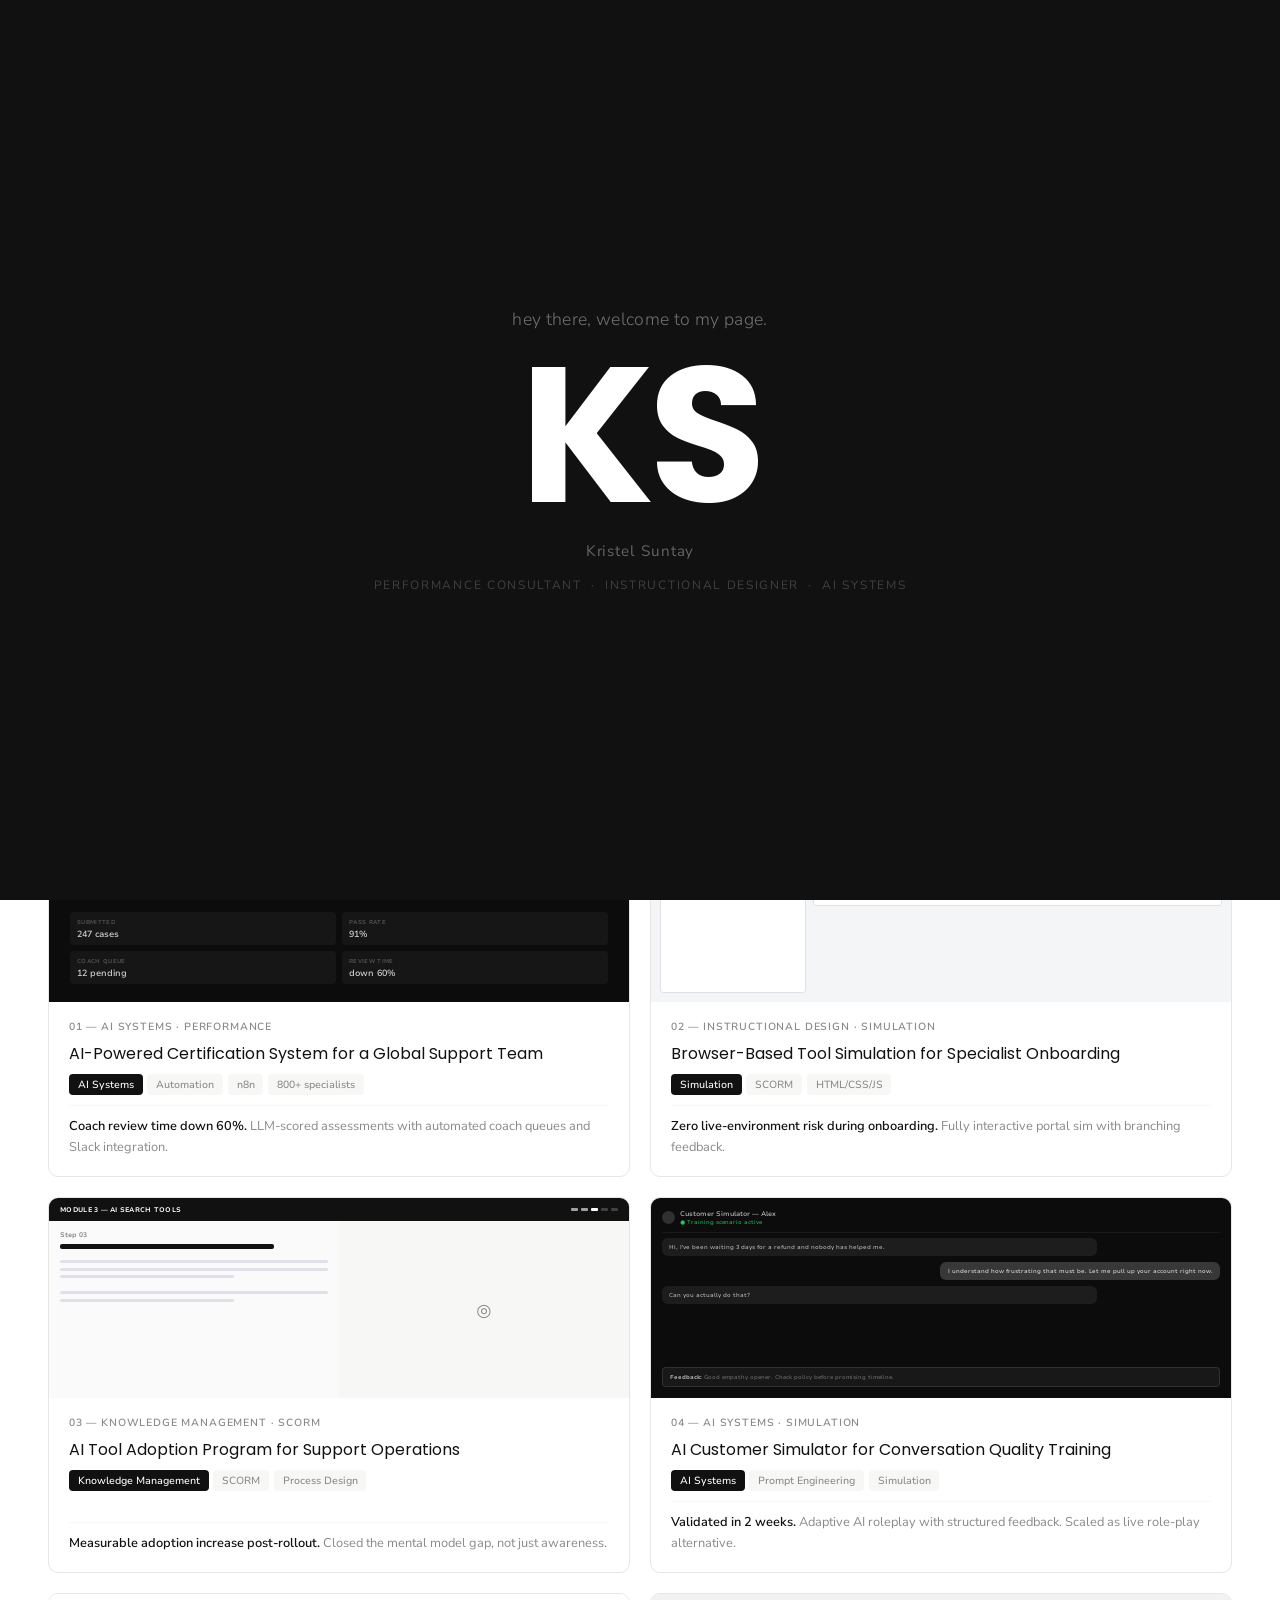
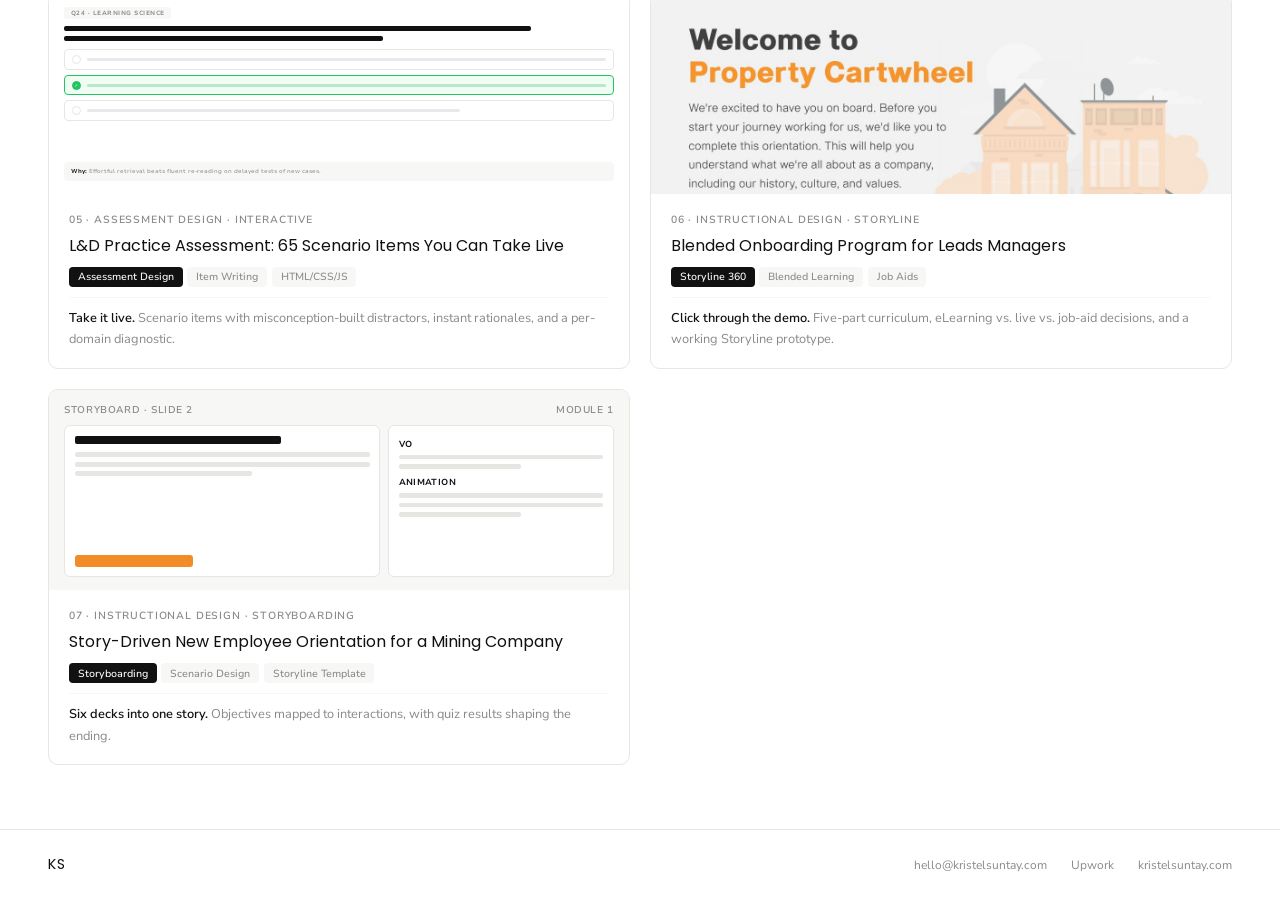
<file: index.html>
<!DOCTYPE html>
<html lang="en">
<head>
  <meta charset="UTF-8" />
  <meta name="viewport" content="width=device-width, initial-scale=1.0" />
  <title>Kristel Suntay — Performance Consultant & Instructional Designer</title>
  <meta name="description" content="Performance consultant, instructional designer, and AI systems builder." />
  <link rel="preconnect" href="https://fonts.googleapis.com" />
  <link rel="preconnect" href="https://fonts.gstatic.com" crossorigin />
  <link href="https://fonts.googleapis.com/css2?family=Poppins:wght@500;600;700&family=Nunito+Sans:opsz,wght@6..12,300;6..12,400;6..12,600;6..12,700&display=swap" rel="stylesheet" />
  <style>
    :root {
      --white:   #FFFFFF;
      --off:     #F7F7F5;
      --border:  #E6E6E2;
      --muted:   #8A8A8A;
      --ink:     #111111;
    }

    *, *::before, *::after { box-sizing: border-box; margin: 0; padding: 0; }
    html { scroll-behavior: smooth; }
    body {
      font-family: 'Nunito Sans', system-ui, sans-serif;
      background: var(--white);
      color: var(--ink);
      -webkit-font-smoothing: antialiased;
      overflow-x: hidden;
    }

    /* ── Intro overlay ───────────────────────────────────────── */
    #intro {
      position: fixed; inset: 0; z-index: 1000;
      background: var(--ink);
      display: flex; flex-direction: column;
      align-items: center; justify-content: center;
      gap: 0.5rem;
      transition: opacity 0.6s ease;
    }
    #intro.fade-out { opacity: 0; pointer-events: none; }
    #intro.gone { display: none; }

    .intro-greeting {
      font-family: 'Nunito Sans', sans-serif;
      font-size: clamp(0.9rem, 2vw, 1.1rem);
      font-weight: 300;
      color: rgba(255,255,255,0.4);
      letter-spacing: 0.02em;
      opacity: 0;
      transform: translateY(8px);
      transition: opacity 0.5s ease, transform 0.5s ease;
      position: relative; z-index: 1;
    }
    .intro-greeting.show { opacity: 1; transform: translateY(0); }

    .intro-name-big {
      font-family: 'Poppins', sans-serif;
      font-weight: 700;
      font-size: clamp(5rem, 18vw, 12rem);
      color: #fff;
      letter-spacing: -0.03em;
      line-height: 1;
      opacity: 0;
      transform: translateY(12px);
      transition: opacity 0.6s ease, transform 0.6s ease;
      position: relative; z-index: 1;
      transform-origin: center center;
      white-space: nowrap;
    }
    .intro-name-big.show { opacity: 1; transform: translateY(0); }
    .intro-name-big.fly {
      transition: transform 0.85s ease-out, opacity 0.3s ease 0.65s !important;
    }

    .intro-fullname {
      font-size: clamp(0.75rem, 1.4vw, 0.95rem);
      font-weight: 400;
      color: rgba(255,255,255,0.35);
      letter-spacing: 0.06em;
      opacity: 0;
      transition: opacity 0.5s ease;
      position: relative; z-index: 1;
      margin-top: 0.1rem;
    }
    .intro-fullname.show { opacity: 1; }

    .intro-sub {
      font-size: clamp(0.65rem, 1vw, 0.75rem);
      font-weight: 400; letter-spacing: 0.14em;
      text-transform: uppercase;
      color: rgba(255,255,255,0.2);
      opacity: 0; transition: opacity 0.5s ease;
      position: relative; z-index: 1;
      margin-top: 0.5rem;
    }
    .intro-sub.show { opacity: 1; }

    /* ── Nav ─────────────────────────────────────────────────── */
    nav {
      position: sticky; top: 0; z-index: 100;
      background: var(--white);
      border-bottom: 1px solid var(--border);
      padding: 1rem clamp(1.25rem, 4vw, 3rem);
      display: flex; align-items: center; justify-content: space-between;
      gap: 1rem;
      opacity: 0; transform: translateY(-8px);
      transition: opacity 0.5s ease, transform 0.5s ease;
    }
    nav.show { opacity: 1; transform: translateY(0); }

    .nav-logo {
      font-family: 'Poppins', sans-serif;
      font-size: 1.35rem;
      font-weight: 700;
      letter-spacing: -0.02em;
      color: var(--ink);
      line-height: 1;
      visibility: hidden;
    }
    .nav-logo.show { visibility: visible; }

    .nav-right { display: flex; align-items: center; gap: 1.75rem; }
    .nav-avail {
      display: inline-flex; align-items: center; gap: 0.45rem;
      font-size: 0.75rem; font-weight: 500; color: var(--muted);
    }
    .avail-dot {
      width: 6px; height: 6px; border-radius: 50%;
      background: #22C55E; flex-shrink: 0;
    }
    .nav-links { display: flex; gap: 1.5rem; }
    .nav-link {
      font-size: 0.82rem; font-weight: 500; color: var(--muted);
      text-decoration: none; transition: color 0.15s;
      background: none; border: none; cursor: pointer; font-family: inherit;
    }
    .nav-link:hover { color: var(--ink); }
    .nav-cta {
      font-size: 0.8rem; font-weight: 600;
      background: var(--ink); color: #fff;
      padding: 0.5rem 1.1rem; border-radius: 6px;
      letter-spacing: 0.02em; text-decoration: none;
      transition: opacity 0.2s;
    }
    .nav-cta:hover { opacity: 0.75; }

    /* ── Profile + Services ──────────────────────────────────── */
    #profile {
      padding: 2.5rem clamp(1.25rem, 4vw, 3rem) 0;
      border-bottom: 1px solid var(--border);
    }
    .profile-top {
      display: flex; align-items: center; gap: 1.25rem;
      margin-bottom: 2rem;
    }
    .profile-photo {
      width: 72px; height: 72px; flex-shrink: 0;
      border-radius: 50%;
      background: var(--off);
      border: 1px dashed var(--border);
      display: flex; flex-direction: column;
      align-items: center; justify-content: center; gap: 0.2rem;
    }
    .profile-photo svg { opacity: 0.3; }
    .profile-photo-label {
      font-size: 0.45rem; color: var(--muted);
      letter-spacing: 0.06em; text-transform: uppercase;
    }
    .profile-identity { display: flex; flex-direction: column; gap: 0.2rem; }
    .profile-name {
      font-family: 'Poppins', sans-serif;
      font-size: 1.5rem; color: var(--ink); letter-spacing: 0.02em;
    }
    .profile-role { font-size: 0.8rem; color: #555; line-height: 1.5; }

    .profile-services {
      display: flex; align-items: stretch;
      border-top: 1px solid var(--border);
    }
    .service-item {
      flex: 1; padding: 1.5rem 1.5rem 1.5rem 0;
      position: relative;
    }
    .service-item:not(:first-child) { padding-left: 1.5rem; }
    .service-item:not(:last-child)::after {
      content: '';
      position: absolute;
      right: 0; top: 0; bottom: 0;
      width: 1px; background: var(--border);
    }
    .service-name {
      font-family: 'Poppins', sans-serif;
      font-size: 0.88rem; color: var(--ink);
      letter-spacing: 0.02em; margin-bottom: 0.3rem;
    }
    .service-desc { font-size: 0.76rem; color: #555; line-height: 1.65; }

    /* ── Carousel ────────────────────────────────────────────── */
    #carousel {
      padding: 1.5rem 0 3rem;
      overflow: hidden;
      position: relative;
    }
    #carousel::before,
    #carousel::after {
      content: ''; position: absolute; top: 0; bottom: 0; width: 80px; z-index: 10;
      pointer-events: none;
    }
    #carousel::before { left: 0; background: linear-gradient(to right, var(--white), transparent); }
    #carousel::after  { right: 0; background: linear-gradient(to left, var(--white), transparent); }

    .carousel-track {
      display: flex; gap: 1.25rem;
      width: max-content;
      will-change: transform;
    }

    .carousel-card {
      width: 360px; flex-shrink: 0;
      border: 1px solid var(--border);
      border-radius: 10px; overflow: hidden;
      background: var(--white);
      transition: border-color 0.2s, box-shadow 0.2s;
    }
    .carousel-card:hover {
      border-color: var(--muted);
      box-shadow: 0 4px 20px rgba(0,0,0,0.08);
    }

    #carousel { cursor: default; }
    #carousel.zone-left  { cursor: w-resize; }
    #carousel.zone-right { cursor: e-resize; }
    .carousel-thumb { height: 210px; overflow: hidden; }
    .carousel-footer {
      padding: 0.9rem 1.1rem;
      display: flex; flex-direction: column; gap: 0.35rem;
      border-top: 1px solid var(--off);
    }
    .carousel-title {
      font-family: 'Poppins', sans-serif;
      font-size: 0.85rem; color: var(--ink); line-height: 1.3;
    }
    .carousel-tags { display: flex; gap: 0.3rem; flex-wrap: wrap; }

    /* ── Work section ────────────────────────────────────────── */
    #work {
      padding: 2rem clamp(1.25rem, 4vw, 3rem) 4rem;
      border-top: 1px solid var(--border);
    }
    .work-header {
      display: flex; align-items: center; justify-content: space-between;
      flex-wrap: wrap; gap: 1rem; margin-bottom: 2rem;
    }
    .work-heading {
      font-family: 'Poppins', sans-serif;
      font-size: 1.3rem; color: var(--ink);
    }
    .filters { display: flex; gap: 0.5rem; flex-wrap: wrap; }
    .chip {
      font-size: 0.72rem; font-weight: 500;
      padding: 0.28rem 0.75rem; border-radius: 5px;
      border: 1px solid var(--border); color: var(--muted);
      background: transparent; cursor: pointer;
      transition: all 0.15s;
    }
    .chip:hover { border-color: var(--muted); color: var(--ink); }
    .chip.active { background: var(--ink); color: #fff; border-color: var(--ink); }

    .cases {
      display: grid;
      grid-template-columns: repeat(auto-fill, minmax(min(100%, 420px), 1fr));
      gap: 1.25rem;
    }
    .case {
      border: 1px solid var(--border); border-radius: 10px;
      overflow: hidden; display: flex; flex-direction: column;
      transition: border-color 0.2s, box-shadow 0.2s;
    }
    .case:hover {
      border-color: var(--muted);
      box-shadow: 0 4px 20px rgba(0,0,0,0.07);
    }
    .case-thumb { height: 200px; overflow: hidden; }
    .case-body { padding: 1.1rem 1.25rem; display: flex; flex-direction: column; gap: 0.6rem; flex: 1; }
    .case-num {
      font-size: 0.65rem; font-weight: 600;
      letter-spacing: 0.08em; text-transform: uppercase; color: var(--muted);
    }
    .case-title {
      font-family: 'Poppins', sans-serif;
      font-size: 1rem; color: var(--ink); line-height: 1.3;
    }
    .case-tags { display: flex; flex-wrap: wrap; gap: 0.3rem; }
    .tag {
      font-size: 0.65rem; font-weight: 500;
      background: var(--off); color: var(--muted);
      padding: 0.18rem 0.55rem; border-radius: 4px;
    }
    .tag-p { background: var(--ink); color: #fff; }
    .case-outcome {
      font-size: 0.8rem; color: var(--muted); line-height: 1.65;
      border-top: 1px solid var(--off); padding-top: 0.65rem; margin-top: auto;
    }
    .case-outcome strong { color: var(--ink); font-weight: 600; }

    /* ── Thumbnails ──────────────────────────────────────────── */
    .thumb-cert { background: #0C0C0C; display: flex; flex-direction: column; padding: 1.1rem 1.3rem; gap: 0.55rem; height: 100%; }
    .t-badge { display: inline-flex; align-items: center; gap: 0.3rem; background: rgba(255,255,255,0.08); border: 1px solid rgba(255,255,255,0.14); border-radius: 4px; padding: 0.14rem 0.55rem; align-self: flex-start; font-size: 0.42rem; font-weight: 700; letter-spacing: 0.08em; text-transform: uppercase; color: rgba(255,255,255,0.6); }
    .t-badge::before { content: ''; width: 4px; height: 4px; border-radius: 50%; background: #22C55E; }
    .t-score { font-family: 'Poppins', sans-serif; font-size: 2rem; color: #fff; line-height: 1; }
    .t-score span { font-size: 0.85rem; color: rgba(255,255,255,0.3); font-family: 'Nunito Sans', sans-serif; }
    .t-bar { height: 4px; border-radius: 2px; background: rgba(255,255,255,0.08); overflow: hidden; }
    .t-bar-fill { height: 100%; border-radius: 2px; background: rgba(255,255,255,0.7); }
    .t-grid { display: grid; grid-template-columns: 1fr 1fr; gap: 0.35rem; margin-top: auto; }
    .t-cell { background: rgba(255,255,255,0.04); border-radius: 4px; padding: 0.35rem 0.45rem; }
    .t-cell-label { font-size: 0.35rem; color: rgba(255,255,255,0.3); font-weight: 600; letter-spacing: 0.06em; text-transform: uppercase; margin-bottom: 0.12rem; }
    .t-cell-val { font-size: 0.56rem; color: rgba(255,255,255,0.8); font-weight: 600; }

    .thumb-portal { background: #F4F5F7; display: flex; flex-direction: column; height: 100%; }
    .t-chrome { background: #E8E9EC; padding: 0.38rem 0.55rem; display: flex; align-items: center; gap: 0.3rem; border-bottom: 1px solid #D4D5D8; }
    .t-chrome-dot { width: 5px; height: 5px; border-radius: 50%; }
    .t-url { flex: 1; background: #fff; border-radius: 2px; padding: 0.13rem 0.38rem; font-size: 0.36rem; color: #888; font-family: monospace; }
    .t-content { flex: 1; display: flex; gap: 0.45rem; padding: 0.55rem; }
    .t-sidebar { width: 26%; background: #fff; border-radius: 3px; border: 1px solid #E0E1E4; padding: 0.35rem; display: flex; flex-direction: column; gap: 0.22rem; }
    .t-sidebar-item { height: 4px; background: #E8E9EC; border-radius: 2px; }
    .t-sidebar-item.active { background: var(--ink); width: 60%; }
    .t-main { flex: 1; display: flex; flex-direction: column; gap: 0.3rem; }
    .t-card { background: #fff; border-radius: 3px; border: 1px solid #E0E1E4; padding: 0.45rem; }
    .t-card-title { height: 4px; background: var(--ink); border-radius: 2px; width: 55%; margin-bottom: 0.22rem; }
    .t-card-line { height: 3px; background: #E8E9EC; border-radius: 2px; margin-bottom: 0.13rem; }
    .t-card-line.short { width: 40%; }
    .t-tag-row { display: flex; gap: 0.18rem; margin-top: 0.22rem; }
    .t-mini-tag { height: 4px; width: 18%; background: #E0E0E0; border-radius: 2px; }

    .thumb-scorm { background: #FAFAFA; display: flex; flex-direction: column; height: 100%; }
    .ts-header { background: var(--ink); padding: 0.45rem 0.7rem; display: flex; align-items: center; justify-content: space-between; }
    .ts-title { font-size: 0.42rem; font-weight: 700; color: #fff; letter-spacing: 0.04em; text-transform: uppercase; }
    .ts-progress { display: flex; gap: 0.18rem; }
    .ts-pip { width: 7px; height: 3px; border-radius: 1px; background: rgba(255,255,255,0.2); }
    .ts-pip.done { background: rgba(255,255,255,0.6); }
    .ts-pip.active { background: #fff; }
    .ts-body { flex: 1; display: grid; grid-template-columns: 1fr 1fr; }
    .ts-text { padding: 0.55rem 0.7rem; display: flex; flex-direction: column; gap: 0.28rem; }
    .ts-step { font-size: 0.42rem; color: var(--muted); font-weight: 700; }
    .ts-h { height: 5px; background: var(--ink); border-radius: 2px; width: 80%; }
    .ts-line { height: 3px; background: #E0E0E8; border-radius: 2px; }
    .ts-line.s { width: 65%; }
    .ts-img { background: var(--off); display: flex; align-items: center; justify-content: center; font-size: 1.1rem; color: var(--muted); }

    .thumb-chat { background: #0C0C0C; padding: 0.7rem; display: flex; flex-direction: column; gap: 0.35rem; height: 100%; }
    .tc-header { display: flex; align-items: center; gap: 0.32rem; padding-bottom: 0.35rem; border-bottom: 1px solid rgba(255,255,255,0.06); }
    .tc-avatar { width: 13px; height: 13px; border-radius: 50%; background: rgba(255,255,255,0.15); flex-shrink: 0; }
    .tc-name { font-size: 0.42rem; color: rgba(255,255,255,0.7); font-weight: 600; }
    .tc-status { font-size: 0.35rem; color: #22C55E; }
    .tc-bubble { border-radius: 6px; padding: 0.3rem 0.45rem; max-width: 78%; font-size: 0.36rem; line-height: 1.5; }
    .tc-bubble.them { background: rgba(255,255,255,0.07); color: rgba(255,255,255,0.75); }
    .tc-bubble.me { background: rgba(255,255,255,0.18); color: rgba(255,255,255,0.9); align-self: flex-end; }
    .tc-feedback { margin-top: auto; background: rgba(255,255,255,0.05); border: 1px solid rgba(255,255,255,0.1); border-radius: 4px; padding: 0.3rem 0.45rem; font-size: 0.35rem; color: rgba(255,255,255,0.4); }
    .tc-feedback strong { color: rgba(255,255,255,0.7); }

    .case-link { text-decoration: none; color: inherit; }
    .thumb-img { width: 100%; height: 100%; object-fit: cover; object-position: center 20%; display: block; }
    .thumb-sb { height: 100%; background: var(--off); padding: 0.8rem 0.95rem; display: flex; flex-direction: column; gap: 0.5rem; }
    .sb-head { display: flex; justify-content: space-between; font-size: 0.62rem; font-weight: 600; letter-spacing: 0.06em; text-transform: uppercase; color: var(--muted); }
    .sb-row { flex: 1; display: grid; grid-template-columns: 1.4fr 1fr; gap: 0.5rem; min-height: 0; }
    .sb-frame, .sb-notes { background: var(--white); border: 1px solid var(--border); border-radius: 6px; padding: 0.6rem; display: flex; flex-direction: column; gap: 0.3rem; }
    .sb-h { height: 0.55rem; width: 70%; background: var(--ink); border-radius: 2px; margin-bottom: 0.2rem; }
    .sb-l { height: 0.3rem; background: var(--border); border-radius: 2px; }
    .sb-l.s { width: 60%; }
    .sb-btn { margin-top: auto; width: 40%; height: 0.75rem; background: #F28C28; border-radius: 3px; }
    .sb-k { font-size: 0.55rem; font-weight: 700; color: var(--ink); letter-spacing: 0.04em; text-transform: uppercase; margin-top: 0.15rem; }
    .thumb-quiz { background: var(--white); padding: 0.8rem 0.95rem; display: flex; flex-direction: column; gap: 0.32rem; height: 100%; }
    .tq-chip { align-self: flex-start; font-size: 0.38rem; font-weight: 700; letter-spacing: 0.08em; text-transform: uppercase; color: var(--muted); background: var(--off); border-radius: 3px; padding: 0.14rem 0.42rem; margin-bottom: 0.1rem; }
    .tq-stem { height: 5px; background: var(--ink); border-radius: 2px; width: 85%; }
    .tq-stem.s2 { width: 58%; margin-bottom: 0.18rem; }
    .tq-opt { display: flex; align-items: center; gap: 0.35rem; border: 1px solid var(--border); border-radius: 4px; padding: 0.3rem 0.42rem; }
    .tq-opt.right { border-color: #22C55E; background: #F0FDF4; }
    .tq-dot { width: 9px; height: 9px; border-radius: 50%; border: 1px solid var(--border); flex-shrink: 0; display: flex; align-items: center; justify-content: center; font-size: 0.28rem; color: #fff; }
    .tq-opt.right .tq-dot { background: #22C55E; border-color: #22C55E; }
    .tq-line { height: 3px; background: #E8E9EC; border-radius: 2px; flex: 1; }
    .tq-opt.right .tq-line { background: #BBE7C9; }
    .tq-note { margin-top: auto; background: var(--off); border-radius: 4px; padding: 0.32rem 0.45rem; font-size: 0.36rem; color: var(--muted); line-height: 1.55; }
    .tq-note strong { color: var(--ink); }

    /* ── CV Drawer ───────────────────────────────────────────── */
    #drawer-overlay {
      position: fixed; inset: 0; z-index: 200;
      background: rgba(0,0,0,0.35);
      opacity: 0; pointer-events: none;
      transition: opacity 0.3s ease;
    }
    #drawer-overlay.show { opacity: 1; pointer-events: all; }

    #cv-drawer {
      position: fixed; top: 0; right: 0; bottom: 0; z-index: 201;
      width: min(460px, 100vw);
      background: var(--white);
      border-left: 1px solid var(--border);
      transform: translateX(100%);
      transition: transform 0.4s ease-out;
      overflow-y: auto;
      display: flex; flex-direction: column;
    }
    #cv-drawer.show { transform: translateX(0); }

    .drawer-header {
      padding: 1.5rem 1.75rem 1.25rem;
      border-bottom: 1px solid var(--border);
      display: flex; align-items: flex-start; justify-content: space-between;
      position: sticky; top: 0; background: var(--white); z-index: 1;
    }
    .drawer-close {
      background: none; border: 1px solid var(--border); cursor: pointer;
      width: 30px; height: 30px; border-radius: 5px;
      display: flex; align-items: center; justify-content: center;
      color: var(--muted); font-size: 0.9rem;
      transition: border-color 0.15s, color 0.15s;
    }
    .drawer-close:hover { border-color: var(--muted); color: var(--ink); }

    .drawer-name {
      font-family: 'Poppins', sans-serif;
      font-size: 1.5rem; color: var(--ink); letter-spacing: 0.03em;
    }
    .drawer-role { font-size: 0.8rem; color: var(--muted); margin-top: 0.2rem; }

    .drawer-body { padding: 1.75rem; flex: 1; display: flex; flex-direction: column; gap: 2rem; }

    .cv-section-label {
      font-size: 0.72rem; font-weight: 600;
      color: var(--muted); margin-bottom: 0.9rem;
      text-transform: uppercase; letter-spacing: 0.08em;
    }
    .cv-bio { font-size: 0.875rem; color: var(--muted); line-height: 1.75; }
    .cv-bio strong { color: var(--ink); font-weight: 600; }

    .cv-exp-item { margin-bottom: 1.25rem; }
    .cv-exp-item:last-child { margin-bottom: 0; }
    .cv-exp-role { font-weight: 600; font-size: 0.875rem; color: var(--ink); }
    .cv-exp-company { font-size: 0.8rem; color: var(--muted); }
    .cv-exp-date { font-size: 0.72rem; color: var(--muted); margin-top: 0.15rem; opacity: 0.6; }
    .cv-exp-points { margin-top: 0.5rem; padding-left: 0; list-style: none; display: flex; flex-direction: column; gap: 0.3rem; }
    .cv-exp-points li { font-size: 0.8rem; color: var(--muted); line-height: 1.6; padding-left: 1rem; position: relative; }
    .cv-exp-points li::before { content: '–'; position: absolute; left: 0; color: var(--border); }

    .cv-skills { display: flex; flex-wrap: wrap; gap: 0.4rem; }
    .cv-skill {
      font-size: 0.72rem; font-weight: 500;
      padding: 0.28rem 0.7rem; border-radius: 5px;
      background: var(--off); color: var(--muted);
      border: 1px solid var(--border);
    }
    .cv-skill.dark { background: var(--ink); color: #fff; border-color: transparent; }

    .drawer-footer {
      padding: 1.25rem 1.75rem;
      border-top: 1px solid var(--border);
      display: flex; gap: 0.75rem; flex-wrap: wrap;
    }
    .btn-main {
      display: inline-flex; align-items: center;
      background: var(--ink); color: #fff;
      font-size: 0.82rem; font-weight: 600;
      padding: 0.65rem 1.3rem; border-radius: 6px;
      text-decoration: none; white-space: nowrap;
      transition: opacity 0.2s;
    }
    .btn-main:hover { opacity: 0.75; }
    .btn-outline {
      display: inline-flex; align-items: center;
      border: 1px solid var(--border); color: var(--muted);
      font-size: 0.82rem; font-weight: 500;
      padding: 0.65rem 1.3rem; border-radius: 6px;
      text-decoration: none; white-space: nowrap;
      transition: border-color 0.15s, color 0.15s;
    }
    .btn-outline:hover { border-color: var(--ink); color: var(--ink); }

    /* ── Footer ──────────────────────────────────────────────── */
    footer {
      padding: 1.5rem clamp(1.25rem, 4vw, 3rem);
      border-top: 1px solid var(--border);
      display: flex; align-items: center; justify-content: space-between;
      flex-wrap: wrap; gap: 0.75rem;
    }
    .footer-name { font-family: 'Poppins', sans-serif; font-size: 0.9rem; letter-spacing: 0.08em; }
    .footer-links { display: flex; gap: 1.5rem; }
    .footer-link { font-size: 0.75rem; color: var(--muted); text-decoration: none; transition: color 0.15s; }
    .footer-link:hover { color: var(--ink); }
  </style>
</head>
<body>

  <!-- INTRO -->
  <div id="intro">
    <p class="intro-greeting">hey there, welcome to my page.</p>
    <h1 class="intro-name-big">KS</h1>
    <p class="intro-fullname">Kristel Suntay</p>
    <p class="intro-sub">Performance Consultant &nbsp;·&nbsp; Instructional Designer &nbsp;·&nbsp; AI Systems</p>
  </div>

  <!-- NAV -->
  <nav id="nav">
    <span class="nav-logo" id="nav-logo">KS</span>
    <div class="nav-right">
      <div class="nav-avail">
        <span class="avail-dot"></span>
        Available for work
      </div>
      <div class="nav-links">
        <a href="#work" class="nav-link">Work</a>
        <button class="nav-link" onclick="openDrawer()">CV</button>
      </div>
      <a href="https://www.upwork.com/freelancers/kristelsuntay" class="nav-cta" target="_blank" rel="noopener">Hire me</a>
    </div>
  </nav>

  <!-- PROFILE + SERVICES -->
  <section id="profile">
    <div class="profile-top">
      <div class="profile-photo">
        <svg width="28" height="28" viewBox="0 0 36 36" fill="none" xmlns="http://www.w3.org/2000/svg">
          <circle cx="18" cy="13" r="7" fill="#111"/>
          <path d="M4 32c0-7.732 6.268-14 14-14s14 6.268 14 14" stroke="#111" stroke-width="2" stroke-linecap="round"/>
        </svg>
        <span class="profile-photo-label">Photo</span>
      </div>
      <div class="profile-identity">
        <div class="profile-name">Kristel Suntay</div>
        <div class="profile-role">Performance Consultant &nbsp;·&nbsp; Instructional Designer &nbsp;·&nbsp; AI Learning Systems</div>
      </div>
    </div>
    <div class="profile-services">
      <div class="service-item">
        <div class="service-name">Performance Consulting</div>
        <div class="service-desc">Find out what's behind a performance gap and match it to the right solution, whether that's training, a process fix, or something else entirely.</div>
      </div>
      <div class="service-item">
        <div class="service-name">Instructional Design</div>
        <div class="service-desc">Design and develop effective training, using instructional methods matched to the gap, the learner, and the context.</div>
      </div>
      <div class="service-item">
        <div class="service-name">AI Learning Systems</div>
        <div class="service-desc">Design AI-powered learning solutions tailored to your workflow, simulations, automated evaluations, or tools that reduce manual L&D work.</div>
      </div>
    </div>
  </section>

  <!-- CAROUSEL -->
  <section id="carousel">
    <div class="carousel-track" id="carousel-track">

      <div class="carousel-card">
        <div class="carousel-thumb"><div class="thumb-cert" style="height:100%;"><div class="t-badge">AI Assessment</div><div class="t-score">87<span>/100</span></div><div class="t-bar"><div class="t-bar-fill" style="width:87%;"></div></div><div class="t-grid"><div class="t-cell"><div class="t-cell-label">Pass rate</div><div class="t-cell-val">91%</div></div><div class="t-cell"><div class="t-cell-label">Review time</div><div class="t-cell-val">down 60%</div></div></div></div></div>
        <div class="carousel-footer"><div class="carousel-title">AI-Powered Certification System</div><div class="carousel-tags"><span class="tag tag-p">AI Systems</span><span class="tag">Automation</span></div></div>
      </div>

      <div class="carousel-card">
        <div class="carousel-thumb"><div class="thumb-portal" style="height:100%;"><div class="t-chrome"><div class="t-chrome-dot" style="background:#FF5F57;"></div><div class="t-chrome-dot" style="background:#FFBD2E;"></div><div class="t-chrome-dot" style="background:#28C840;"></div><div class="t-url">support-tools.internal / cases / CAS-00482</div></div><div class="t-content"><div class="t-sidebar"><div class="t-sidebar-item active"></div><div class="t-sidebar-item"></div><div class="t-sidebar-item"></div><div class="t-sidebar-item" style="width:45%;"></div></div><div class="t-main"><div class="t-card"><div class="t-card-title"></div><div class="t-card-line"></div><div class="t-card-line short"></div><div class="t-tag-row"><div class="t-mini-tag"></div><div class="t-mini-tag"></div></div></div><div class="t-card"><div class="t-card-line"></div><div class="t-card-line short"></div></div></div></div></div></div>
        <div class="carousel-footer"><div class="carousel-title">Browser-Based Tool Simulation</div><div class="carousel-tags"><span class="tag tag-p">Simulation</span><span class="tag">SCORM</span></div></div>
      </div>

      <div class="carousel-card">
        <div class="carousel-thumb"><div class="thumb-scorm" style="height:100%;"><div class="ts-header"><span class="ts-title">Module 3 — AI Search Tools</span><div class="ts-progress"><div class="ts-pip done"></div><div class="ts-pip done"></div><div class="ts-pip active"></div><div class="ts-pip"></div><div class="ts-pip"></div></div></div><div class="ts-body"><div class="ts-text"><span class="ts-step">Step 03</span><div class="ts-h"></div><div style="height:0.18rem;"></div><div class="ts-line"></div><div class="ts-line"></div><div class="ts-line s"></div><div style="height:0.25rem;"></div><div class="ts-line"></div><div class="ts-line s"></div></div><div class="ts-img">◎</div></div></div></div>
        <div class="carousel-footer"><div class="carousel-title">AI Tool Adoption Program</div><div class="carousel-tags"><span class="tag tag-p">Knowledge Management</span><span class="tag">SCORM</span></div></div>
      </div>

      <div class="carousel-card">
        <div class="carousel-thumb"><div class="thumb-chat" style="height:100%;"><div class="tc-header"><div class="tc-avatar"></div><div><div class="tc-name">Customer Simulator — Alex</div><div class="tc-status">● Scenario active</div></div></div><div class="tc-bubble them">Hi, I've been waiting 3 days for a refund.</div><div class="tc-bubble me">I understand. Let me pull up your account right now.</div><div class="tc-bubble them">Can you actually do that?</div><div class="tc-feedback"><strong>Feedback:</strong> Good empathy opener. Check policy before promising timeline.</div></div></div>
        <div class="carousel-footer"><div class="carousel-title">AI Customer Simulator</div><div class="carousel-tags"><span class="tag tag-p">AI Systems</span><span class="tag">Simulation</span></div></div>
      </div>

      <!-- Duplicates for infinite loop -->
      <div class="carousel-card"><div class="carousel-thumb"><div class="thumb-cert" style="height:100%;"><div class="t-badge">AI Assessment</div><div class="t-score">87<span>/100</span></div><div class="t-bar"><div class="t-bar-fill" style="width:87%;"></div></div><div class="t-grid"><div class="t-cell"><div class="t-cell-label">Pass rate</div><div class="t-cell-val">91%</div></div><div class="t-cell"><div class="t-cell-label">Review time</div><div class="t-cell-val">down 60%</div></div></div></div></div><div class="carousel-footer"><div class="carousel-title">AI-Powered Certification System</div><div class="carousel-tags"><span class="tag tag-p">AI Systems</span><span class="tag">Automation</span></div></div></div>
      <div class="carousel-card"><div class="carousel-thumb"><div class="thumb-portal" style="height:100%;"><div class="t-chrome"><div class="t-chrome-dot" style="background:#FF5F57;"></div><div class="t-chrome-dot" style="background:#FFBD2E;"></div><div class="t-chrome-dot" style="background:#28C840;"></div><div class="t-url">support-tools.internal / cases / CAS-00482</div></div><div class="t-content"><div class="t-sidebar"><div class="t-sidebar-item active"></div><div class="t-sidebar-item"></div><div class="t-sidebar-item"></div></div><div class="t-main"><div class="t-card"><div class="t-card-title"></div><div class="t-card-line"></div><div class="t-card-line short"></div></div><div class="t-card"><div class="t-card-line"></div></div></div></div></div></div><div class="carousel-footer"><div class="carousel-title">Browser-Based Tool Simulation</div><div class="carousel-tags"><span class="tag tag-p">Simulation</span><span class="tag">SCORM</span></div></div></div>
      <div class="carousel-card"><div class="carousel-thumb"><div class="thumb-scorm" style="height:100%;"><div class="ts-header"><span class="ts-title">Module 3 — AI Search Tools</span><div class="ts-progress"><div class="ts-pip done"></div><div class="ts-pip done"></div><div class="ts-pip active"></div><div class="ts-pip"></div></div></div><div class="ts-body"><div class="ts-text"><span class="ts-step">Step 03</span><div class="ts-h"></div><div class="ts-line"></div><div class="ts-line s"></div></div><div class="ts-img">◎</div></div></div></div><div class="carousel-footer"><div class="carousel-title">AI Tool Adoption Program</div><div class="carousel-tags"><span class="tag tag-p">Knowledge Management</span></div></div></div>
      <div class="carousel-card"><div class="carousel-thumb"><div class="thumb-chat" style="height:100%;"><div class="tc-header"><div class="tc-avatar"></div><div><div class="tc-name">Customer Simulator — Alex</div><div class="tc-status">● Scenario active</div></div></div><div class="tc-bubble them">Hi, I've been waiting 3 days for a refund.</div><div class="tc-bubble me">I understand. Let me pull up your account.</div><div class="tc-feedback"><strong>Feedback:</strong> Good empathy opener.</div></div></div><div class="carousel-footer"><div class="carousel-title">AI Customer Simulator</div><div class="carousel-tags"><span class="tag tag-p">AI Systems</span><span class="tag">Simulation</span></div></div></div>

    </div>
  </section>

  <!-- WORK GRID -->
  <section id="work">
    <div class="work-header">
      <h2 class="work-heading">All Work</h2>
      <div class="filters">
        <button class="chip active" data-filter="all">All</button>
        <button class="chip" data-filter="ai">AI Systems</button>
        <button class="chip" data-filter="id">Instructional Design</button>
        <button class="chip" data-filter="perf">Performance</button>
      </div>
    </div>
    <div class="cases">
      <div class="case" data-tags="ai perf">
        <div class="case-thumb"><div class="thumb-cert" style="height:100%;"><div class="t-badge">AI Assessment</div><div class="t-score">87<span>/100</span></div><div class="t-bar"><div class="t-bar-fill" style="width:87%;"></div></div><div class="t-grid"><div class="t-cell"><div class="t-cell-label">Submitted</div><div class="t-cell-val">247 cases</div></div><div class="t-cell"><div class="t-cell-label">Pass rate</div><div class="t-cell-val">91%</div></div><div class="t-cell"><div class="t-cell-label">Coach queue</div><div class="t-cell-val">12 pending</div></div><div class="t-cell"><div class="t-cell-label">Review time</div><div class="t-cell-val">down 60%</div></div></div></div></div>
        <div class="case-body"><div class="case-num">01 — AI Systems · Performance</div><div class="case-title">AI-Powered Certification System for a Global Support Team</div><div class="case-tags"><span class="tag tag-p">AI Systems</span><span class="tag">Automation</span><span class="tag">n8n</span><span class="tag">800+ specialists</span></div><div class="case-outcome"><strong>Coach review time down 60%.</strong> LLM-scored assessments with automated coach queues and Slack integration.</div></div>
      </div>
      <div class="case" data-tags="id">
        <div class="case-thumb"><div class="thumb-portal" style="height:100%;"><div class="t-chrome"><div class="t-chrome-dot" style="background:#FF5F57;"></div><div class="t-chrome-dot" style="background:#FFBD2E;"></div><div class="t-chrome-dot" style="background:#28C840;"></div><div class="t-url">support-tools.internal / cases / CAS-00482</div></div><div class="t-content"><div class="t-sidebar"><div class="t-sidebar-item active"></div><div class="t-sidebar-item"></div><div class="t-sidebar-item"></div><div class="t-sidebar-item"></div></div><div class="t-main"><div class="t-card"><div class="t-card-title"></div><div class="t-card-line"></div><div class="t-card-line short"></div><div class="t-tag-row"><div class="t-mini-tag"></div><div class="t-mini-tag"></div></div></div><div class="t-card"><div class="t-card-line"></div><div class="t-card-line short"></div></div></div></div></div></div>
        <div class="case-body"><div class="case-num">02 — Instructional Design · Simulation</div><div class="case-title">Browser-Based Tool Simulation for Specialist Onboarding</div><div class="case-tags"><span class="tag tag-p">Simulation</span><span class="tag">SCORM</span><span class="tag">HTML/CSS/JS</span></div><div class="case-outcome"><strong>Zero live-environment risk during onboarding.</strong> Fully interactive portal sim with branching feedback.</div></div>
      </div>
      <div class="case" data-tags="id perf">
        <div class="case-thumb"><div class="thumb-scorm" style="height:100%;"><div class="ts-header"><span class="ts-title">Module 3 — AI Search Tools</span><div class="ts-progress"><div class="ts-pip done"></div><div class="ts-pip done"></div><div class="ts-pip active"></div><div class="ts-pip"></div><div class="ts-pip"></div></div></div><div class="ts-body"><div class="ts-text"><span class="ts-step">Step 03</span><div class="ts-h"></div><div style="height:0.18rem;"></div><div class="ts-line"></div><div class="ts-line"></div><div class="ts-line s"></div><div style="height:0.25rem;"></div><div class="ts-line"></div><div class="ts-line s"></div></div><div class="ts-img">◎</div></div></div></div>
        <div class="case-body"><div class="case-num">03 — Knowledge Management · SCORM</div><div class="case-title">AI Tool Adoption Program for Support Operations</div><div class="case-tags"><span class="tag tag-p">Knowledge Management</span><span class="tag">SCORM</span><span class="tag">Process Design</span></div><div class="case-outcome"><strong>Measurable adoption increase post-rollout.</strong> Closed the mental model gap, not just awareness.</div></div>
      </div>
      <div class="case" data-tags="ai id">
        <div class="case-thumb"><div class="thumb-chat" style="height:100%;"><div class="tc-header"><div class="tc-avatar"></div><div><div class="tc-name">Customer Simulator — Alex</div><div class="tc-status">● Training scenario active</div></div></div><div class="tc-bubble them">Hi, I've been waiting 3 days for a refund and nobody has helped me.</div><div class="tc-bubble me">I understand how frustrating that must be. Let me pull up your account right now.</div><div class="tc-bubble them">Can you actually do that?</div><div class="tc-feedback"><strong>Feedback:</strong> Good empathy opener. Check policy before promising timeline.</div></div></div>
        <div class="case-body"><div class="case-num">04 — AI Systems · Simulation</div><div class="case-title">AI Customer Simulator for Conversation Quality Training</div><div class="case-tags"><span class="tag tag-p">AI Systems</span><span class="tag">Prompt Engineering</span><span class="tag">Simulation</span></div><div class="case-outcome"><strong>Validated in 2 weeks.</strong> Adaptive AI roleplay with structured feedback. Scaled as live role-play alternative.</div></div>
      </div>
      <a class="case case-link" data-tags="id perf" href="assessment.html">
        <div class="case-thumb"><div class="thumb-quiz" style="height:100%;">
          <div class="tq-chip">Q24 · Learning Science</div>
          <div class="tq-stem"></div><div class="tq-stem s2"></div>
          <div class="tq-opt"><div class="tq-dot"></div><div class="tq-line"></div></div>
          <div class="tq-opt right"><div class="tq-dot">✓</div><div class="tq-line"></div></div>
          <div class="tq-opt"><div class="tq-dot"></div><div class="tq-line" style="flex:0 0 70%;"></div></div>
          <div class="tq-note"><strong>Why:</strong> Effortful retrieval beats fluent re-reading on delayed tests of new cases.</div>
        </div></div>
        <div class="case-body"><div class="case-num">05 · Assessment Design · Interactive</div><div class="case-title">L&amp;D Practice Assessment: 65 Scenario Items You Can Take Live</div><div class="case-tags"><span class="tag tag-p">Assessment Design</span><span class="tag">Item Writing</span><span class="tag">HTML/CSS/JS</span></div><div class="case-outcome"><strong>Take it live.</strong> Scenario items with misconception-built distractors, instant rationales, and a per-domain diagnostic.</div></div>
      </a>
      <a class="case case-link" data-tags="id perf" href="case-onboarding.html">
        <div class="case-thumb"><img class="thumb-img" src="img/pc-welcome.jpg" alt="Storyline course welcome screen for Property Cartwheel" loading="lazy"></div>
        <div class="case-body"><div class="case-num">06 · Instructional Design · Storyline</div><div class="case-title">Blended Onboarding Program for Leads Managers</div><div class="case-tags"><span class="tag tag-p">Storyline 360</span><span class="tag">Blended Learning</span><span class="tag">Job Aids</span></div><div class="case-outcome"><strong>Click through the demo.</strong> Five-part curriculum, eLearning vs. live vs. job-aid decisions, and a working Storyline prototype.</div></div>
      </a>
      <a class="case case-link" data-tags="id" href="case-orientation.html">
        <div class="case-thumb"><div class="thumb-sb">
          <div class="sb-head"><span>Storyboard · Slide 2</span><span>Module 1</span></div>
          <div class="sb-row"><div class="sb-frame"><div class="sb-h"></div><div class="sb-l"></div><div class="sb-l"></div><div class="sb-l s"></div><div class="sb-btn"></div></div><div class="sb-notes"><div class="sb-k">VO</div><div class="sb-l"></div><div class="sb-l s"></div><div class="sb-k">Animation</div><div class="sb-l"></div><div class="sb-l"></div><div class="sb-l s"></div></div></div>
        </div></div>
        <div class="case-body"><div class="case-num">07 · Instructional Design · Storyboarding</div><div class="case-title">Story-Driven New Employee Orientation for a Mining Company</div><div class="case-tags"><span class="tag tag-p">Storyboarding</span><span class="tag">Scenario Design</span><span class="tag">Storyline Template</span></div><div class="case-outcome"><strong>Six decks into one story.</strong> Objectives mapped to interactions, with quiz results shaping the ending.</div></div>
      </a>
    </div>
  </section>

  <!-- CV DRAWER -->
  <div id="drawer-overlay" onclick="closeDrawer()"></div>
  <aside id="cv-drawer">
    <div class="drawer-header">
      <div>
        <div class="drawer-name">Kristel Suntay</div>
        <div class="drawer-role">Performance Consultant · Instructional Designer · AI Systems Builder</div>
      </div>
      <button class="drawer-close" onclick="closeDrawer()">✕</button>
    </div>
    <div class="drawer-body">
      <div>
        <div class="cv-section-label">About</div>
        <p class="cv-bio">I design training that helps people do their jobs. I bring in AI where it makes sense, and build systems with it that make the work faster and the output better.</p>
      </div>
      <div>
        <div class="cv-section-label">Experience</div>
        <div class="cv-exp-item">
          <div class="cv-exp-role">Learning Program Manager</div>
          <div class="cv-exp-company">Canva · Customer Service Learning</div>
          <div class="cv-exp-date">May 2024 — Present</div>
          <ul class="cv-exp-points">
            <li>Run needs analysis to diagnose whether training is the right fix before anything gets built</li>
            <li>Design and develop training for Core Product Support teams across billing and technical support, from new feature readiness to broader capability building</li>
            <li>Use AI across the production workflow to draft and proofread content, evaluate quality, and build full courses, scaling output without lowering the bar</li>
            <li>Approve and quality-check BPO training initiatives for alignment to business goals, stepping in when partner training falls short</li>
            <li>Evaluate impact against support metrics, and reinforce learning through coach training so behaviors stick</li>
          </ul>
        </div>
        <div class="cv-exp-item">
          <div class="cv-exp-role">Senior Instructional Designer</div>
          <div class="cv-exp-company">Alorica</div>
          <div class="cv-exp-date">Feb 2021 — May 2024</div>
          <ul class="cv-exp-points">
            <li>Scoped new and prospective client work by reviewing their curriculum, running front-end analysis, and pitching proposals with tailored training offerings</li>
            <li>Led training projects end to end, estimating timelines and mapping deliverables, then keeping the instructional and graphic designers aligned, on track, and delivering to quality</li>
            <li>Partnered with SMEs to turn raw expertise into usable content, built interactive e-learning in Storyline and Rise, and mentored incoming designers</li>
          </ul>
        </div>
        <div class="cv-exp-item">
          <div class="cv-exp-role">Learning &amp; Development Specialist</div>
          <div class="cv-exp-company">Collection House</div>
          <div class="cv-exp-date">Dec 2018 — Feb 2021</div>
          <ul class="cv-exp-points">
            <li>Analyzed performance data to surface training needs, then designed programs to address them</li>
            <li>Built interactive e-learning and facilitated live training sessions</li>
          </ul>
        </div>
      </div>
      <div>
        <div class="cv-section-label">Frameworks</div>
        <div class="cv-skills">
          <span class="cv-skill dark">Action Mapping</span>
          <span class="cv-skill dark">ADDIE / SAM</span>
          <span class="cv-skill">Merrill's Performance-Content Matrix</span>
          <span class="cv-skill">Kirkpatrick Evaluation</span>
          <span class="cv-skill">Mayer's Multimedia Principles</span>
        </div>
      </div>
      <div>
        <div class="cv-section-label">Tools &amp; Stack</div>
        <div class="cv-skills">
          <span class="cv-skill dark">Claude Code</span>
          <span class="cv-skill dark">Claude Cowork</span>
          <span class="cv-skill dark">n8n</span>
          <span class="cv-skill">Workato</span>
          <span class="cv-skill">Codex</span>
          <span class="cv-skill">Google Apps Script</span>
          <span class="cv-skill">Articulate Storyline</span>
          <span class="cv-skill">Articulate Rise</span>
          <span class="cv-skill">Canva</span>
          <span class="cv-skill">Google Workspace</span>
        </div>
      </div>
    </div>
    <div class="drawer-footer">
      <a href="https://www.upwork.com/freelancers/kristelsuntay" class="btn-main" target="_blank" rel="noopener">Hire me on Upwork</a>
      <a href="mailto:hello@kristelsuntay.com" class="btn-outline">hello@kristelsuntay.com</a>
    </div>
  </aside>

  <!-- FOOTER -->
  <footer>
    <span class="footer-name">KS</span>
    <div class="footer-links">
      <a href="mailto:hello@kristelsuntay.com" class="footer-link">hello@kristelsuntay.com</a>
      <a href="https://www.upwork.com/freelancers/kristelsuntay" class="footer-link" target="_blank" rel="noopener">Upwork</a>
      <span class="footer-link">kristelsuntay.com</span>
    </div>
  </footer>

  <script>
    // ── Intro ────────────────────────────────────────────────
    const intro      = document.getElementById('intro');
    const greeting   = document.querySelector('.intro-greeting');
    const introName  = document.querySelector('.intro-name-big');
    const introFull  = document.querySelector('.intro-fullname');
    const introSub   = document.querySelector('.intro-sub');
    const navEl      = document.getElementById('nav');
    const navLogo    = document.getElementById('nav-logo');

    function runIntro() {
      setTimeout(() => { greeting.classList.add('show'); }, 120);
      setTimeout(() => {
        introName.classList.add('show');
        introFull.classList.add('show');
        introSub.classList.add('show');
      }, 500);

      setTimeout(() => {
        const from = introName.getBoundingClientRect();
        const to   = navLogo.getBoundingClientRect();
        const dx   = (to.left + to.width / 2) - (from.left + from.width / 2);
        const dy   = (to.top  + to.height / 2) - (from.top  + from.height / 2);
        const sc   = to.height / from.height;

        introName.classList.add('fly');
        introName.style.transform = `translate(${dx}px, ${dy}px) scale(${sc})`;
        introName.style.opacity   = '0';
      }, 2000);

      setTimeout(() => {
        navEl.classList.add('show');
        navLogo.classList.add('show');
        intro.classList.add('fade-out');
        setTimeout(() => intro.classList.add('gone'), 700);
      }, 2700);
    }

    runIntro();

    // ── Drawer ───────────────────────────────────────────────
    function openDrawer() {
      document.getElementById('cv-drawer').classList.add('show');
      document.getElementById('drawer-overlay').classList.add('show');
      document.body.style.overflow = 'hidden';
    }
    function closeDrawer() {
      document.getElementById('cv-drawer').classList.remove('show');
      document.getElementById('drawer-overlay').classList.remove('show');
      document.body.style.overflow = '';
    }
    document.addEventListener('keydown', e => { if (e.key === 'Escape') closeDrawer(); });

    // ── Carousel cursor scroll ───────────────────────────────
    const carouselEl = document.getElementById('carousel');
    const track      = document.getElementById('carousel-track');

    let pos        = 0;
    let speed      = 0;
    let isHovering = false;
    const BASE     = 0.7;

    function getHalfWidth() { return track.scrollWidth / 2; }

    carouselEl.addEventListener('mouseenter', () => { isHovering = true; });
    carouselEl.addEventListener('mouseleave', () => {
      isHovering = false;
      speed = BASE;
      carouselEl.classList.remove('zone-left', 'zone-right');
    });

    carouselEl.addEventListener('mousemove', e => {
      const rect = carouselEl.getBoundingClientRect();
      const pct  = (e.clientX - rect.left) / rect.width;

      if (pct < 0.3) {
        speed = -(BASE + ((0.3 - pct) / 0.3) * 2.5);
        carouselEl.classList.add('zone-left');
        carouselEl.classList.remove('zone-right');
      } else if (pct > 0.7) {
        speed = BASE + ((pct - 0.7) / 0.3) * 2.5;
        carouselEl.classList.add('zone-right');
        carouselEl.classList.remove('zone-left');
      } else {
        speed = 0;
        carouselEl.classList.remove('zone-left', 'zone-right');
      }
    });

    function tick() {
      if (!isHovering) speed = BASE;
      pos -= speed;
      const half = getHalfWidth();
      if (pos <= -half) pos += half;
      if (pos > 0)      pos -= half;
      track.style.transform = `translateX(${pos}px)`;
      requestAnimationFrame(tick);
    }
    requestAnimationFrame(tick);

    // ── Filters ──────────────────────────────────────────────
    document.querySelectorAll('.chip').forEach(chip => {
      chip.addEventListener('click', () => {
        document.querySelectorAll('.chip').forEach(c => c.classList.remove('active'));
        chip.classList.add('active');
        const f = chip.dataset.filter;
        document.querySelectorAll('.case').forEach(card => {
          card.style.display = (f === 'all' || (card.dataset.tags || '').includes(f)) ? '' : 'none';
        });
      });
    });
  </script>

</body>
</html>
</file>
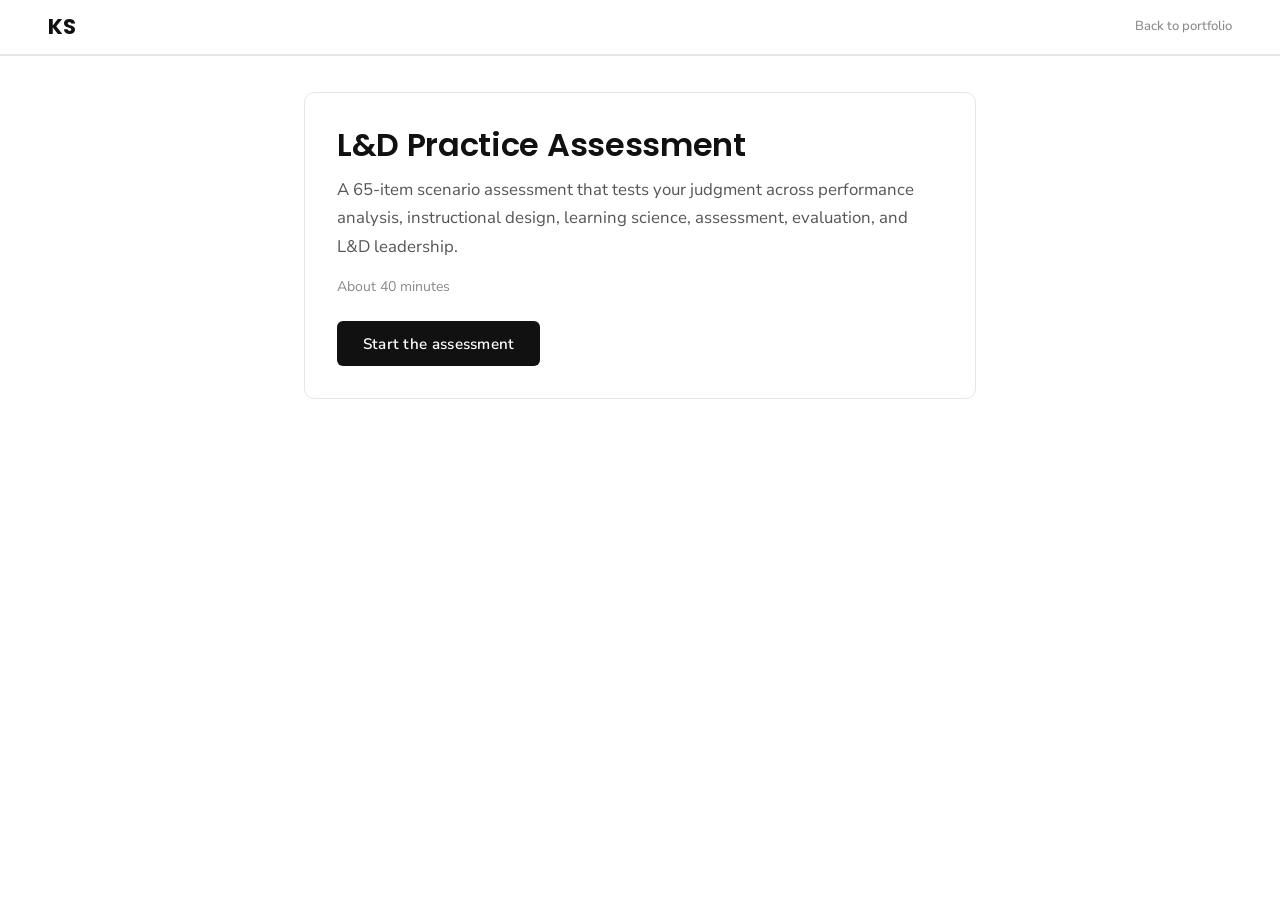
<file: assessment.html>
<!DOCTYPE html>
<html lang="en">
<head>
<meta charset="UTF-8">
<meta name="viewport" content="width=device-width, initial-scale=1.0">
<title>L&D Practice Assessment · Kristel Suntay</title>
<style>

@import url('https://fonts.googleapis.com/css2?family=Poppins:wght@500;600;700&family=Nunito+Sans:opsz,wght@6..12,400;6..12,600;6..12,700&display=swap');

:root {
  --white:  #FFFFFF;
  --off:    #F7F7F5;
  --border: #E6E6E2;
  --muted:  #8A8A8A;
  --ink:    #111111;
  --good:   #16A34A;
  --good-tint: #F0FDF4;
  --bad:    #DC2626;
  --bad-tint: #FEF2F2;
}

* { margin: 0; padding: 0; box-sizing: border-box; }
html { scroll-behavior: smooth; }
body {
  font-family: 'Nunito Sans', system-ui, sans-serif;
  background: var(--white);
  color: var(--ink);
  font-size: 16px;
  line-height: 1.6;
  -webkit-font-smoothing: antialiased;
}

.wrap { max-width: 720px; margin: 0 auto; padding: 8px 24px 80px; }

/* ---------- header ---------- */
.topbar { position: sticky; top: 0; z-index: 20; background: var(--white); }
.topbar-inner {
  padding: 1rem clamp(1.25rem, 4vw, 3rem);
  display: flex; align-items: center; justify-content: space-between; gap: 16px;
}
.nav-logo {
  font-family: 'Poppins', sans-serif;
  font-size: 1.35rem; font-weight: 700; letter-spacing: -0.02em;
  color: var(--ink); text-decoration: none; line-height: 1;
}
.nav-right2 { display: flex; align-items: center; gap: 1.5rem; }
.topbar .counter {
  color: var(--muted); font-size: 0.8rem; font-weight: 600; white-space: nowrap;
  font-variant-numeric: tabular-nums;
  visibility: hidden;
}
.nav-back {
  font-size: 0.82rem; font-weight: 500; color: var(--muted);
  text-decoration: none; transition: color 0.15s;
}
.nav-back:hover { color: var(--ink); }
.progress-track { height: 2px; background: var(--border); }
.progress-fill { height: 100%; width: 0%; background: var(--ink); transition: width 0.5s cubic-bezier(0.22, 1, 0.36, 1); }

/* ---------- cards ---------- */
.card {
  background: var(--white);
  border: 1px solid var(--border);
  border-radius: 10px;
  padding: 2rem;
  margin-top: 1.75rem;
}
.fade-in { animation: rise 0.4s ease; }
@keyframes rise {
  from { opacity: 0; transform: translateY(10px); }
  to { opacity: 1; transform: none; }
}

.eyebrow {
  font-size: 0.72rem; font-weight: 600; letter-spacing: 0.08em; text-transform: uppercase;
  color: var(--muted);
  margin-bottom: 0.6rem;
}

.section-label {
  display: inline-block;
  font-size: 0.72rem; font-weight: 600; letter-spacing: 0.04em; text-transform: uppercase;
  color: var(--muted);
  background: var(--off);
  border-radius: 4px;
  padding: 0.24rem 0.6rem;
  margin-bottom: 0.9rem;
}

.q-number { font-size: 0.82rem; font-weight: 600; color: var(--muted); margin-bottom: 0.4rem; }
.q-stem {
  font-family: 'Poppins', sans-serif;
  font-size: 1.25rem; font-weight: 600; line-height: 1.5;
  margin-bottom: 1.4rem;
}

/* ---------- options ---------- */
.option-btn {
  display: flex; align-items: flex-start; gap: 12px;
  width: 100%;
  text-align: left;
  font-family: inherit;
  font-size: 1rem; line-height: 1.6;
  color: var(--ink);
  background: var(--white);
  border: 1px solid var(--border);
  border-radius: 8px;
  padding: 0.95rem 1.1rem;
  margin-bottom: 0.6rem;
  cursor: pointer;
  transition: border-color 0.2s ease, box-shadow 0.2s ease, background 0.2s ease;
}
.option-btn:hover:not(:disabled) { border-color: var(--muted); box-shadow: 0 4px 20px rgba(0,0,0,0.06); }
.option-btn:focus-visible { outline: 2px solid var(--ink); outline-offset: 2px; }
.option-btn:disabled { cursor: default; }
.option-btn.correct { border-color: var(--good); background: var(--good-tint); }
.option-btn.incorrect { border-color: var(--bad); background: var(--bad-tint); }
.option-btn.dimmed { opacity: 0.5; }

.opt-letter {
  flex-shrink: 0;
  width: 26px; height: 26px;
  border-radius: 50%;
  border: 1px solid var(--border);
  display: flex; align-items: center; justify-content: center;
  font-weight: 700; font-size: 0.75rem; color: var(--muted);
  margin-top: 1px;
}
.option-btn.correct .opt-letter { border-color: var(--good); background: var(--good); color: #fff; }
.option-btn.incorrect .opt-letter { border-color: var(--bad); background: var(--bad); color: #fff; }

.opt-indicator {
  flex-shrink: 0;
  width: 20px; height: 20px;
  display: flex; align-items: center; justify-content: center;
  font-weight: 700; font-size: 0.9rem;
  margin-top: 2px;
  visibility: hidden;
}
.option-btn.correct .opt-indicator { visibility: visible; color: var(--good); }
.option-btn.incorrect .opt-indicator { visibility: visible; color: var(--bad); }

/* ---------- feedback modal ---------- */
.feedback-backdrop {
  position: fixed; inset: 0; z-index: 40;
  background: rgba(17, 17, 17, 0.35);
  opacity: 0; pointer-events: none;
  transition: opacity 0.25s ease;
}
.feedback-backdrop.visible { opacity: 1; pointer-events: auto; }
.feedback {
  position: fixed; left: 50%; top: 50%; z-index: 41;
  width: min(560px, calc(100vw - 32px));
  max-height: 82vh;
  overflow-y: auto;
  transform: translate(-50%, -50%) scale(0.96);
  background: #fff;
  border: 1px solid var(--border);
  border-radius: 14px;
  padding: 1.4rem 1.5rem;
  box-shadow: 0 24px 70px rgba(0, 0, 0, 0.22);
  opacity: 0; pointer-events: none;
  transition: opacity 0.25s ease, transform 0.35s cubic-bezier(0.22, 1, 0.36, 1);
}
.feedback.visible { opacity: 1; pointer-events: auto; transform: translate(-50%, -50%) scale(1); }
.feedback-head { display: flex; align-items: center; gap: 10px; }
.verdict-icon {
  width: 28px; height: 28px; border-radius: 50%; flex-shrink: 0;
  display: flex; align-items: center; justify-content: center;
  color: #fff; font-size: 14px; font-weight: 700;
}
.verdict-icon.good { background: var(--good); }
.verdict-icon.bad { background: var(--bad); }
.feedback .verdict { font-size: 0.8rem; font-weight: 700; letter-spacing: 0.06em; text-transform: uppercase; }
.feedback .verdict.good { color: var(--good); }
.feedback .verdict.bad { color: var(--bad); }
.feedback .cta { padding: 0.65rem 1.4rem; font-size: 0.9rem; }
.feedback-actions { display: flex; justify-content: space-between; align-items: center; gap: 12px; margin-top: 1rem; }
.review-answers {
  background: none; border: none; font-family: inherit;
  font-size: 0.85rem; color: var(--muted); cursor: pointer;
  padding: 0.4rem 0; text-decoration: underline; text-underline-offset: 3px;
}
.review-answers:hover { color: var(--ink); }
.feedback p { font-size: 1rem; color: #444; margin-top: 0.8rem; line-height: 1.65; }
.next-mini {
  position: fixed; left: 50%; bottom: 18px; z-index: 39;
  transform: translateX(-50%);
  display: none;
  box-shadow: 0 8px 30px rgba(0, 0, 0, 0.25);
}
.next-mini.visible { display: block; }

/* ---------- buttons ---------- */
.cta {
  font-family: inherit;
  font-size: 0.95rem; font-weight: 600;
  color: #fff;
  background: var(--ink);
  border: none;
  border-radius: 6px;
  padding: 0.8rem 1.6rem;
  letter-spacing: 0.02em;
  cursor: pointer;
  transition: opacity 0.2s;
}
.cta:hover { opacity: 0.75; }
.cta:focus-visible { outline: 2px solid var(--ink); outline-offset: 2px; }
.hidden { display: none !important; }

#quizScreen { margin-bottom: 90px; }

/* ---------- start screen ---------- */
.hero-title {
  font-family: 'Poppins', sans-serif;
  font-size: 2rem; font-weight: 600; letter-spacing: -0.01em;
  line-height: 1.25; margin-bottom: 0.7rem;
}
.hero-sub { font-size: 1.05rem; color: #555; line-height: 1.7; }
.meta-line { font-size: 0.88rem; color: var(--muted); margin-top: 0.9rem; }
.actions { display: flex; align-items: center; gap: 16px; margin-top: 1.4rem; flex-wrap: wrap; }

/* ---------- results ---------- */
.score-row { display: flex; gap: 2.25rem; align-items: flex-start; flex-wrap: wrap; margin-bottom: 0.4rem; }
.score-big {
  font-family: 'Poppins', sans-serif;
  font-size: 3rem; font-weight: 700; letter-spacing: -0.02em; line-height: 1;
  font-variant-numeric: tabular-nums;
}
.score-pct { font-size: 0.9rem; color: var(--muted); margin-top: 0.4rem; }
.band-box { flex: 1; min-width: 240px; }
.score-band { font-family: 'Poppins', sans-serif; font-size: 1.15rem; font-weight: 600; margin-bottom: 0.25rem; }
.score-note { font-size: 0.95rem; color: #555; }

h2.block-title {
  font-family: 'Poppins', sans-serif;
  font-size: 1.1rem; font-weight: 600;
  margin-top: 2rem;
}

.breakdown-list { margin-top: 0.7rem; }
.review-hint { font-size: 0.88rem; color: var(--muted); margin-top: 0.35rem; }
.b-row {
  display: grid; grid-template-columns: 1fr auto auto; gap: 6px 16px;
  padding: 0.75rem 0; border-bottom: 1px solid var(--off);
  align-items: center;
}
.b-miss-hint { font-size: 0.8rem; color: var(--muted); white-space: nowrap; }
.b-group summary.b-row { cursor: pointer; list-style: none; }
.b-group summary.b-row::-webkit-details-marker { display: none; }
.b-group summary.b-row:hover .b-miss-hint { color: var(--ink); }
.b-group[open] summary.b-row { border-bottom-color: transparent; }
.b-group-body { padding: 0 0 0.9rem; border-bottom: 1px solid var(--off); }
.b-name { font-size: 0.95rem; }
.b-score { font-size: 0.95rem; font-weight: 700; font-variant-numeric: tabular-nums; }
.b-score.weak { color: var(--bad); }
.b-score.strong { color: var(--good); }
.b-track {
  grid-column: 1 / -1;
  height: 4px; border-radius: 2px;
  background: var(--off); overflow: hidden;
}
.b-fill {
  height: 100%; border-radius: 2px; background: var(--ink);
  transform-origin: left;
  animation: barIn 0.8s cubic-bezier(0.22, 1, 0.36, 1);
}
.b-fill.weak { background: var(--bad); }
.b-fill.strong { background: var(--good); }
@keyframes barIn { from { transform: scaleX(0); } to { transform: scaleX(1); } }

/* ---------- miss review ---------- */
.review-item {
  border: 1px solid var(--border);
  border-radius: 8px;
  background: var(--white);
  margin-top: 0.6rem;
  font-size: 0.95rem;
  overflow: hidden;
  transition: border-color 0.2s;
}
.review-item:hover { border-color: var(--muted); }
.review-item summary {
  list-style: none; cursor: pointer;
  display: flex; gap: 0.7rem; align-items: baseline;
  padding: 0.85rem 1.1rem;
}
.review-item summary::-webkit-details-marker { display: none; }
.review-item summary .miss-q {
  flex-shrink: 0; font-size: 0.7rem; font-weight: 700;
  color: var(--muted); background: var(--off);
  border-radius: 4px; padding: 0.14rem 0.5rem;
}
.review-item summary .miss-text {
  flex: 1; min-width: 0;
  overflow: hidden; text-overflow: ellipsis; white-space: nowrap;
  font-weight: 600; color: #555;
}
.review-item summary .chev {
  flex-shrink: 0; margin-left: auto; color: var(--muted);
  transition: transform 0.2s; align-self: center;
}
.review-item[open] summary .chev { transform: rotate(90deg); }
.review-item .review-body { padding: 0 1.1rem 1rem; }
.review-item .rq { font-weight: 600; margin-bottom: 0.5rem; }
.review-item .ra { margin-bottom: 0.25rem; }
.review-item .ra.yours { color: var(--bad); }
.review-item .ra.right { color: var(--good); font-weight: 600; }
.review-item .rr { margin-top: 0.5rem; color: #555; }

/* ---------- responsive & motion ---------- */
@media (max-width: 560px) {
  .card { padding: 1.4rem 1.1rem; }
  .hero-title { font-size: 1.6rem; }
  .score-row { gap: 1.25rem; }
  .feedback { width: calc(100vw - 24px); padding: 1.1rem 1.15rem; max-height: 78vh; }
}
@media (prefers-reduced-motion: reduce) {
  html { scroll-behavior: auto; }
  * { animation: none !important; transition: none !important; }
}
</style>
</head>
<body>

<header class="topbar">
  <div class="topbar-inner">
    <a class="nav-logo" href="index.html">KS</a>
    <div class="nav-right2">
      <div class="counter" id="counter">Question 1 of 65</div>
      <a class="nav-back" href="index.html">Back to portfolio</a>
    </div>
  </div>
  <div class="progress-track"><div class="progress-fill" id="progressFill"></div></div>
</header>

<div class="wrap">

  <!-- START SCREEN -->
  <div id="startScreen" class="card fade-in">
    <div class="hero-title">L&amp;D Practice Assessment</div>
    <p class="hero-sub">A 65-item scenario assessment that tests your judgment across performance analysis, instructional design, learning science, assessment, evaluation, and L&amp;D leadership.</p>
    <p class="meta-line">About 40 minutes</p>
    <div class="actions">
      <button class="cta" id="startBtn">Start the assessment</button>
    </div>
  </div>

  <!-- QUIZ SCREEN -->
  <div id="quizScreen" class="card hidden">
    <span class="section-label" id="sectionLabel"></span>
    <div class="q-number" id="qNumber"></div>
    <div class="q-stem" id="qStem"></div>
    <div id="options"></div>
    <div class="feedback-backdrop" id="feedbackBackdrop"></div>
    <div class="feedback" id="feedback" role="dialog" aria-modal="true">
      <div class="feedback-head">
        <span class="verdict-icon" id="verdictIcon"></span>
        <div class="verdict" id="verdict"></div>
      </div>
      <p id="rationale"></p>
      <div class="feedback-actions">
        <button class="review-answers" id="reviewAnswersBtn">Review answers</button>
        <button class="cta" id="nextBtn">Next question</button>
      </div>
    </div>
    <button class="cta next-mini" id="nextMini">Next question</button>
  </div>

  <!-- RESULTS SCREEN -->
  <div id="resultsScreen" class="card hidden">
    <p class="eyebrow">Results</p>
    <div class="score-row">
      <div>
        <div class="score-big" id="scoreBig"></div>
        <div class="score-pct" id="scorePct"></div>
      </div>
      <div class="band-box">
        <div class="score-band" id="scoreBand"></div>
        <p class="score-note" id="scoreNote"></p>
      </div>
    </div>

    <h2 class="block-title">Section breakdown</h2>
    <p class="review-hint" id="reviewHint">Tap a section to review what you missed.</p>
    <div class="breakdown-list" id="breakdownList"></div>

    <div class="actions">
      <button class="cta" id="restartBtn">Retake (reshuffled)</button>
    </div>
  </div>

</div>

<script>
const SECTIONS = [
  "Performance Analysis and Needs Assessment",
  "Objectives and Task Analysis",
  "Learning Science and Cognitive Load",
  "Design Models and Strategy",
  "Assessment and Measurement",
  "Motivation and Adult Learning",
  "Evaluation and Transfer",
  "L&D Strategy and Leadership"
];

const BANDS = [
  { min: 58, label: "Expert fluency", note: "You're not just recalling frameworks, you're applying them under ambiguity." },
  { min: 49, label: "Strong practitioner", note: "Check which sections your misses cluster in." },
  { min: 39, label: "Solid foundation with specific gaps", note: "The rationales in your miss review point to what to revisit." },
  { min: 0,  label: "Foundations first", note: "Focus on performance analysis, learning science, and assessment design. They carry the most day-to-day weight." }
];

// a = index of correct option in the original (unshuffled) order
const QUESTIONS = [
{s:0,q:"A support team's error rate on refund processing doubled last quarter. The team lead requests a refresher course. Records show every support specialist passed the original refund certification at 95% or higher. What should you investigate first?",
opts:["Whether the refund process or tooling changed recently","Whether the original course covered refunds in enough depth","Which support specialists have the highest error rates so the refresher can target them","Whether the certification assessment was too easy to pass"],a:0,
r:"Skilled performers who suddenly degrade point to something changing in the environment, not skill decay, so the process or tooling is the first suspect. Re-examining the course or the certification re-litigates something that demonstrably worked, and targeting support specialists assumes training is the answer before diagnosing. This is Mager and Pipe's core move: rule out non-training causes first."},

{s:0,q:"In role-play exercises, support specialists de-escalate angry customers skillfully. On live support tickets, QA shows they rarely attempt de-escalation and route straight to refunds. Which gap category best explains this pattern?",
opts:["A knowledge gap, since they may not know when de-escalation applies","A skill decay problem, since role-play skills fade without reinforcement","An environment or consequence problem, since they can perform but choose not to","A transfer failure caused by low-fidelity role-play scenarios"],a:2,
r:"They can do it, proven in role-play, but they don't. That is the classic 'could they do it if their lives depended on it?' test: if yes, it is not a skill gap. Look at incentives, time pressure, and consequences, since refunding is faster and safer for their metrics. Transfer failure is the tempting read, but that would show up as clumsy attempts, not zero attempts."},

{s:0,q:"A stakeholder hands you a 60-slide policy deck and asks you to \"convert it to e-learning.\" Following action mapping, what is your first move?",
opts:["Audit the deck for outdated or redundant slides","Identify the measurable business goal the training should move","Chunk the deck into modules aligned to its major topics","Interview learners to find which slides they find hardest"],a:1,
r:"Action mapping starts at the center of the map: the measurable business goal. Everything else, including whether the deck's content survives at all, flows from what people must do to reach that goal. Auditing or chunking the deck accepts it as the curriculum, which is the exact failure action mapping exists to prevent."},

{s:0,q:"A pricing policy changed last Tuesday. Support specialists are quoting the old price because nobody told them. The stakeholder requests a training module. What do you recommend?",
opts:["A short microlearning module with a knowledge check on the new pricing","An announcement plus an updated reference article, with no course","A course now, plus a job aid for long-term reference","Folding it into next month's scheduled refresher so it reaches every support specialist systematically"],a:1,
r:"This is an information gap, not a skill gap. Nobody needs practice to quote a new price; they need to know it exists and be able to look it up. A course adds cost and delay, and folding it into next month's refresher is systematic but leaves support specialists quoting the wrong price for weeks."},

{s:0,q:"A task comes up roughly twice a year, involves 14 precise steps, and support specialists can consult references while doing it with no time pressure. What is the right intervention?",
opts:["A memorization-focused course with spaced reinforcement, since infrequent tasks decay fastest","A step-by-step job aid, with at most a brief orientation to it","An annual refresher certification to guarantee readiness","A simulation so support specialists can practice until the steps are automatic"],a:1,
r:"Infrequent, procedural, reference-permitted, no time pressure: the textbook job aid profile. Training for memorization fights human forgetting on a task where forgetting doesn't matter, because the reference is always available."},

{s:0,q:"You're scanning support ticket data to find comprehension gaps worth training. Which pattern is the strongest signal?",
opts:["Issue types with the highest support ticket volume","Issue types with the longest average handle time","Issue types where resolution takes the most back-and-forth replies with the customer","Issue types that support specialists say they find most confusing in surveys"],a:2,
r:"High back-and-forth per resolution signals the support specialist is struggling to comprehend or resolve the issue. Volume measures demand, not difficulty. Handle time is confounded by task complexity. Self-report is useful but weaker than behavioral evidence."},

{s:0,q:"A stakeholder opens with \"We need a two-hour workshop on empathy.\" What is the strongest consulting response?",
opts:["Agree, then propose trimming it to one hour to respect support specialist capacity","Ask what support specialists would be doing differently on support tickets if the problem were solved","Schedule the workshop, then use the design kickoff to align on measurable outcomes","Ask which empathy framework they'd like the workshop built around"],a:1,
r:"The stakeholder brought a solution; your job is to recover the problem. Asking what changed behavior would look like reopens the analysis without rejecting them. Scheduling first and aligning at kickoff sounds pragmatic but locks the solution in before the problem is known, and asking for a framework accepts the solution framing entirely."},

{s:0,q:"New hires pass their knowledge assessments but fail QA on tone within their first month. Knowledge base articles on tone are accurate and current. Coaches confirm they rarely review tone with new hires. What is the most likely root cause?",
opts:["The knowledge assessments are testing the wrong content","The KB articles are too long for new hires to apply in the moment","New hires lack practice with feedback, not information","Tone standards are unrealistic for the first month of ramp"],a:2,
r:"Knowledge is verified (assessments passed, KB accurate). What's missing is the practice-with-feedback loop, and the absent coaching confirms it. Tone is a skill, and skills are built through attempted performance plus feedback, not information."},

{s:1,q:"Which objective is best written?",
opts:["Understand the refund eligibility policy","Given a refund request in Zendesk, process it correctly","Given a refund request and the policy page, decide whether to approve, deny, or escalate, correctly on at least 9 of 10 cases","Complete the refund module and score 80% on the final quiz"],a:2,
r:"It has all three Mager components: condition (given a refund request and the policy page), behavior (decide approve, deny, or escalate), and criterion (9 of 10 correct). The Zendesk version lacks a criterion, the quiz version describes course activity rather than job performance, and 'understand' is unobservable."},

{s:1,q:"What is the core flaw in this objective: \"This course will cover the five refund types and when each applies\"?",
opts:["It lacks a measurable criterion","It describes what the course does, not what the learner will do","Five refund types is too much content for one objective","It doesn't specify the delivery modality"],a:1,
r:"'The course will cover' makes the course the subject. Objectives describe learner performance. This matters practically: 'cover' can be satisfied by any content dump, while a performance statement forces design decisions."},

{s:1,q:"The terminal objective is \"resolve failed payment tickets end to end.\" Which of these is an enabling objective for it?",
opts:["Resolve failed payment tickets within the handle time target","Identify the failure reason from the payment error code","Demonstrate professionalism throughout the payment conversation","Pass the failed payments certification scenario"],a:1,
r:"Enabling objectives are the sub-skills the terminal performance depends on, and identifying the failure code is a component skill of resolving the support ticket. Adding a handle time target just puts a criterion on the same terminal behavior, passing the certification is an assessment event, and professionalism is a parallel objective rather than a component of this one."},

{s:1,q:"A reviewer flags the objective \"Appreciate the importance of data privacy when handling customer accounts.\" What is the most useful fix?",
opts:["Add a criterion, such as \"appreciate it in 100% of interactions\"","Replace it with an observable behavior, such as \"verify account ownership before disclosing account details\"","Split it into separate objectives for appreciation and application","Keep it, but add a survey item where learners rate how much they value data privacy"],a:1,
r:"'Appreciate' is unobservable, so the fix is to name the behavior that appreciation would produce. Putting a criterion on it leaves it just as unmeasurable, and a survey where learners rate how much they value privacy measures self-reported attitude, which is not the performance the objective needs."},

{s:1,q:"You need to analyze how expert support specialists troubleshoot ambiguous billing discrepancies. Observation shows their visible steps, but their decisions look instant and invisible. What method fills the gap?",
opts:["Document the standard operating procedure in finer-grained steps","Survey experts about which steps they consider most important","Have experts think aloud while working real cases, and probe the cues behind each decision","Time-and-motion study to find where experts are faster than novices"],a:2,
r:"This is cognitive task analysis. Expert judgment is largely invisible and experts are poor at self-reporting it (that's the curse of knowledge), so you elicit it through think-alouds and cue probing on real cases. Finer-grained procedure documentation captures the visible layer, which you already have."},

{s:1,q:"Audience analysis shows about half your learners lack a prerequisite skill the course assumes. Adding it to the main course would add 40 minutes for everyone. What is the best structural choice?",
opts:["Add the 40 minutes for all learners, since the other half will benefit from review","Offer the prerequisite as a separate pre-module that learners can test out of","Cut the prerequisite and let learners pick it up on the job","Split the audience into two separate course versions maintained in parallel"],a:1,
r:"Test-out preserves everyone's time: those who need the prerequisite get it, those who don't skip it. Adding it for everyone taxes half the audience, cutting it ships a course that fails half its learners, and parallel versions double maintenance forever."},

{s:1,q:"The objective is \"Given a support ticket, select the correct macro and adapt it to the customer's situation.\" Which assessment matches this objective's cognitive level?",
opts:["Match each macro name to its description","List the situations in which each macro applies","Given realistic sample support tickets, choose and edit the macro, scored against a rubric","Explain in your own words why macro adaptation matters for CSAT"],a:2,
r:"The objective is application-level (select and adapt in context), so the assessment must be too. Matching and listing assess recall, which learners can pass while still failing the actual task. Matching assessment level to objective level is the alignment move that makes a course honest."},

{s:1,q:"You must teach support specialists \"how a refund moves from approval through the payments system to the customer's bank.\" Support specialists never perform these steps themselves; they need this to answer customer questions about timing and status. What content type is this?",
opts:["A procedure: an ordered series of steps one performer executes the same way each time","A process: how a system works across multiple actors and stages","A concept: a category of things recognized by shared features","A principle: a guideline applied with judgment across varied situations"],a:1,
r:"Process versus procedure is the classification that changes the design. A procedure is steps the learner will perform, taught with demonstration and hands-on practice. A process is how a system works, performed by no single learner, so you teach it for understanding: a visual model of the stages, plus practice explaining or predicting what happens next. Misclassify this as a procedure and you build step-practice for steps nobody performs. (Content types per Clark: fact, concept, process, procedure, principle.)"},

{s:2,q:"A module has narration that reads the on-screen paragraphs word for word. Reviewers say it feels thorough. What does the evidence say you should do?",
opts:["Keep both, since dual channels reinforce the message","Cut the narration and keep the text, since reading is faster","Cut the duplicated on-screen text down to keywords, or remove it, and let narration carry the words","Offer a toggle so learners can pick their preferred mode"],a:2,
r:"Redundancy principle (Mayer). Identical narration plus full on-screen text forces learners to reconcile two verbal streams and overloads processing. Narration with graphics, or text alone, beats both together. 'Dual channels reinforce' is the intuitive-but-wrong belief."},

{s:2,q:"A process diagram appears on one slide and the explanation of its parts appears on the next slide. Learners keep flipping back and forth. Which multimedia principle is this design violating?",
opts:["Segmenting: content should be broken into learner-paced chunks","Spatial contiguity: corresponding words and graphics should appear near each other","Signaling: cues should direct attention to the essential material","Coherence: interesting but extraneous material should be cut"],a:1,
r:"Separating mutually referring information forces learners to hold one piece in working memory while hunting for the other, which is the split-attention effect. The violated principle is spatial contiguity: corresponding words and graphics belong near each other. The cognitive load literature calls the corrected layout an integrated format, so you'll see both terms. Signaling would help learners find their place but wouldn't remove the separation."},

{s:2,q:"You're designing practice for two audiences: brand-new hires and support specialists with two years of tenure. What does the research on worked examples suggest?",
opts:["Both groups learn best from studying complete worked examples before trying problems","Both groups learn best from solving problems, since struggle drives learning","New hires benefit from worked examples first; tenured support specialists learn more from solving problems directly","Tenured support specialists need worked examples more, since their habits are harder to change"],a:2,
r:"The expertise reversal effect. Worked examples reduce load for novices; for experienced learners the same scaffolding becomes redundant and problem-solving practice wins. One practice design for both audiences shortchanges one of them."},

{s:2,q:"Learners finish a module Friday. Which follow-up activity most improves their retention for a check three weeks later?",
opts:["Re-watching the module's summary video on Monday","Receiving a one-page recap document to re-read","Taking a short, low-stakes quiz on the content Monday, without notes","Highlighting the most important lines in the transcript"],a:2,
r:"Retrieval practice. Testing yourself strengthens memory far more than re-exposure. Re-watching, re-reading, and highlighting are all re-exposure, which feels productive because the material feels familiar, and that familiarity is exactly the illusion."},

{s:2,q:"You have four hours of live training time. Which schedule most likely produces durable learning?",
opts:["One four-hour session, so momentum builds and context stays loaded","Four one-hour sessions spread across two weeks","Two two-hour sessions on consecutive days","One four-hour session plus an optional recording for review"],a:1,
r:"The spacing effect. Distributed sessions produce more durable learning than a massed block of equal total time, largely because each session forces some effortful re-retrieval. A single long block is how calendars prefer it, not how memory works."},

{s:2,q:"To make a dry compliance module engaging, a designer adds fun facts, a mascot animation between sections, and a story about a famous fraud case only loosely related to the procedures. What does the evidence predict?",
opts:["Engagement and learning both improve, since attention is the bottleneck","Learning of the core material drops, because interesting-but-irrelevant material competes for working memory","Learning improves for novice learners, who need the motivational support most","Learning improves only if the extras are placed at section boundaries"],a:1,
r:"The seductive details effect. Interesting-but-irrelevant material draws working memory away from the core content and disrupts its coherence. The 'novices need the motivational support' read is backwards: low-knowledge learners are hurt most by seductive details, because they can't yet tell core from decoration."},

{s:2,q:"SMEs deliver a 40-minute screen recording walking through a complex tool. Learners must watch it. What is the highest-impact restructuring?",
opts:["Speed the recording up and add captions","Break it into short learner-paced segments, each followed by a chance to try or answer something","Add a table of contents so learners can jump around","Replace it with a text-based manual covering the same steps"],a:1,
r:"Segmenting principle plus active responding. Learner-paced short segments with something to do between them beats every passive improvement to the same 40-minute stream. The other fixes optimize a passive experience instead of converting it into an active one."},

{s:2,q:"Pilot groups take two versions of the same course. Version A presents worked solutions to study; learners rate it highly and feel confident. Version B makes learners attempt each case before revealing the solution; ratings are lower and learners say it felt harder. The two versions tie on the immediate end-of-course quiz. Three weeks later, on a test using new, unfamiliar cases, Version B outperforms Version A by a wide margin. What should you ship, and why?",
opts:["Version A: the delayed difference will wash out with on-the-job experience, and its higher ratings mean more learners will finish","Version B: the delayed test on new cases is the best proxy for job performance, and the effortful attempts are what produced that edge","Version A, with a booster quiz added at week three so its retention catches up","Version B, but with the pre-reveal attempts made optional so it keeps the delayed advantage while matching Version A's ratings"],a:1,
r:"Desirable difficulties. Generation and retrieval effort during learning feels worse and works better, and here the payoff shows exactly where it matters: delayed performance on unfamiliar cases, the closest stand-in for the job. The immediate-quiz tie is the expected pattern, since fluent instruction looks equivalent right after learning and the difference appears with delay. Making the attempts optional removes the mechanism that produced the advantage, and bolting a booster onto Version A adds retrieval later without the generation effort during learning."},

{s:2,q:"Support specialists must learn to tell apart four similar support ticket types that are often confused. How should practice be sequenced?",
opts:["Master support ticket type 1 fully, then type 2, then 3, then 4","Mix all four types within the same practice sets so learners must discriminate between them","Teach only the most common type deeply, since it covers most volume","Teach the definitions of all four first, then practice only the hardest one"],a:1,
r:"Interleaving. Discriminating between confusable categories is precisely what mixed practice trains and blocked practice doesn't: in blocked practice, learners never have to ask 'which type is this?' because the block already told them."},

{s:2,q:"A process module overwhelms learners with unfamiliar interface names, statuses, and role terms all introduced mid-process. What does the pre-training principle suggest?",
opts:["Add a glossary link learners can open at any time","Teach the key components and terms first, then teach the process that uses them","Cut the process explanation down to the happy path so fewer terms are needed","Introduce each term with a mnemonic at the moment it first appears"],a:1,
r:"Pre-training principle. Teaching component names and characteristics first frees working memory to process the process itself. A glossary still forces mid-process lookups, and cutting to the happy path trades coverage for load while still dumping the remaining terms mid-process."},

{s:2,q:"A module teaches a complex on-screen workflow with an animation plus explanation. According to dual channel processing, which design uses learners' processing capacity best?",
opts:["Spoken narration plays while the animation runs","An explanatory text panel sits beside the animation","Narration and matching on-screen text both accompany the animation","The full narration plays first, then the animation runs silently"],a:0,
r:"Working memory takes words in through an auditory channel and images through a visual channel, each with its own limited capacity. Narration over animation splits the work across both channels. A text panel sends words and animation through the same visual channel, where they compete (this is why the modality principle favors narration). Adding narration plus text duplicates words across channels, the redundancy problem. Playing narration first and animation after separates corresponding words and pictures in time, so learners must hold the whole explanation in memory while watching."},

{s:2,q:"This on-screen text is headed for an e-learning module: \"The Refund Eligibility Verification Process must be initiated by the support specialist prior to the issuance of any refund. It is important to note that failure to complete verification may result in the transaction being flagged by Finance. The verification workflow can be accessed via the Billing tab.\" What is the highest-impact revision?",
opts:["Rewrite it in second person, active voice, action first: \"Before you issue a refund, verify eligibility in the Billing tab. Skipping this flags the transaction with Finance.\"","Break the three sentences into a bulleted list so each point stands alone","Add a screenshot of the Billing tab beside the text so learners see where to go","Bold the critical terms (verification, flagged, Billing tab) so skimmers catch them"],a:0,
r:"The passage's problem is the prose itself: passive voice, buried actions, and filler ('It is important to note') that hides who does what. Rewriting in second person and active voice with the action first fixes comprehension at the source, and conversational style has direct evidence behind it (Mayer's personalization principle). Bullets, screenshots, and bolding all format the same broken sentences."},

{s:3,q:"Post-mortems keep showing the same failure: courses that are well built, well received, and don't move the metric they were commissioned for. Which phase of the design process is most likely being skipped or rushed?",
opts:["Analysis","Design","Development","Evaluation"],a:0,
r:"Well built and well received means design, development, and delivery worked. Missing the metric it was commissioned for means it solved the wrong problem, and the wrong problem gets locked in during analysis."},

{s:3,q:"A stakeholder can't articulate what they want, keeps changing direction after seeing polished drafts, and the deadline is tight. Which process adjustment fits best?",
opts:["Freeze requirements in a signed design document before any build begins","Build rough functional prototypes early and iterate on them with the stakeholder","Skip stakeholder reviews until the course is complete to avoid churn","Extend the analysis phase until requirements stabilize"],a:1,
r:"This is the situation iterative models (SAM, rapid prototyping) exist for. Stakeholders who can't articulate needs can react to artifacts. Freezing requirements formalizes requirements that don't exist yet, and extending analysis delays without producing the thing the stakeholder needs to react to."},

{s:3,q:"A lesson states the objective, presents the content clearly, and ends with a graded quiz. Learners fail the quiz at high rates. Judged against Gagné's nine events, what is the most likely missing ingredient?",
opts:["Gaining attention at the start","Stimulating recall of prior learning","Guided practice with feedback before the assessment","Enhancing retention and transfer at the end"],a:2,
r:"The described lesson jumps from presentation straight to graded assessment. Gagné's events 5 and 6 (guidance, elicited practice with feedback) are where learning actually consolidates. High failure on a quiz after clear content is the signature of missing practice."},

{s:3,q:"Per Merrill's first principles, which course structure is strongest?",
opts:["Topics sequenced logically from foundational concepts to advanced ones, with a case study at the end","A progression of real whole tasks, starting simple and growing in complexity, with concepts taught as each task demands them","Learner-chosen modules in any order, to maximize autonomy","Concepts first, procedures second, and problem-solving reserved for on-the-job time"],a:1,
r:"Merrill's first principles are task-centered: learning is promoted when learners work through a progression of real whole tasks, with instruction activated as the tasks demand it. The topic-first structure bolts the task on at the end, and free module choice confuses autonomy with structure."},

{s:3,q:"In backward design, what do you create immediately after defining the learning goals?",
opts:["The assessment evidence that would prove learners met the goals","The sequence of instructional activities","The content outline organized by topic","The engagement hooks for each section"],a:0,
r:"Backward design's defining move: define acceptable evidence before designing activities. It prevents the common failure where activities feel aligned but nothing in the course would actually prove the goals were met."},

{s:3,q:"Which opening best serves the \"gain attention\" event for a module on identity verification?",
opts:["A striking statistic on how many account takeover attempts hit the platform each month","A real anonymized case where skipped verification led to an account takeover the learner will now work through","A welcome video from the department lead about why security matters","A pre-quiz on the module's terminology"],a:1,
r:"Attention in Gagné's sense means orienting the learner to the problem the lesson exists to solve, and a real consequential case does that while also creating relevance. The striking statistic is the strong distractor: it grabs attention but points it nowhere, since the learner has nothing to do with it. The welcome video and pre-quiz are legitimate elements but not attention-gaining ones."},

{s:3,q:"You're designing a blended program with limited live facilitator time. Which allocation uses the live time best?",
opts:["Live sessions deliver the core content; self-paced modules provide optional practice","Self-paced modules deliver the content; live sessions run practice, feedback, and discussion of hard cases","Live sessions repeat the self-paced content for reinforcement","Live sessions handle administration and Q&A; everything else is self-paced"],a:1,
r:"Flipped allocation. Live time is the scarcest, most expensive asset, so spend it on what only live interaction does well: practice, feedback, discussion of judgment calls. Content transmission is what self-paced does well."},

{s:3,q:"Branching scenarios cost roughly triple what linear modules cost to build. For which task is the investment most justified?",
opts:["Teaching the fixed steps to submit an escalation form","Teaching judgment calls where the right response depends on reading the customer's situation and consequences unfold over the conversation","Teaching the definitions in a new product taxonomy","Teaching a policy that changes quarterly, since branching is easier to update"],a:1,
r:"Branching earns its cost where the skill is judgment with consequences, because branches let learners experience how decisions play out. Fixed procedures and definitions are linear or declarative, so branching adds cost without adding learning. And the update argument is backwards: branching is harder to update."},

{s:3,q:"Support specialists must learn to recognize which incoming support tickets count as \"billing disputes\" as opposed to several lookalike categories. Which instructional method fits this content type?",
opts:["A clear definition, then matched examples and non-examples that get progressively harder to tell apart, with classification practice and feedback","A demonstration of resolving one billing dispute end to end, followed by guided practice on similar support tickets","An annotated flowchart showing how a dispute moves through each resolution stage","A checklist of the qualifying criteria that support specialists keep at their desk"],a:0,
r:"Recognizing category membership is concept learning, and concepts are taught with definitions plus examples and non-examples, sequenced from obvious to borderline, with classification practice. Demonstration-plus-practice teaches procedures, the annotated flowchart teaches processes, and the checklist is a job aid: useful, but it doesn't build the fast recognition the task needs, and it does nothing for lookalikes that don't match the words on the list."},

{s:4,q:"In this item, which distractor most needs rewriting? \"A customer's payment fails with error code 402. The first step is to: (A) check the card's expiry and retry rules, (B) escalate to the payments team, (C) offer a refund, (D) do nothing because error codes resolve themselves.\"",
opts:["Option A, because it contains two actions","Option B, because escalation is sometimes correct","Option C, because refunds are a different workflow","Option D, because no test-taker would choose it, so it makes guessing easier"],a:3,
r:"A distractor no one picks does no work: it shrinks the effective options from four to three and raises the guessing odds. Good distractors are wrong answers that people with specific misconceptions would actually choose. 'Escalation is sometimes correct' is a strength, not a flaw: plausible-sometimes is what makes a distractor discriminating."},

{s:4,q:"A certification quiz produces very consistent scores: support specialists who retake it score nearly the same each time. QA data shows quiz scores barely correlate with on-ticket performance. How do you characterize this quiz?",
opts:["Reliable and valid","Reliable but not valid","Valid but not reliable","Neither reliable nor valid"],a:1,
r:"Consistency is reliability; measuring what matters is validity. Consistent scores that don't track job performance mean the quiz reliably measures something, just not the right something. Reliability is necessary for validity but never sufficient."},

{s:4,q:"For a role certification, how should the pass standard be set?",
opts:["Against a fixed competence standard, regardless of how many pass","So that scores curve around the cohort average, keeping pass rates stable","At 80%, the widely accepted industry benchmark","Benchmarked to the average score of currently certified support specialists"],a:0,
r:"Certifications are criterion-referenced: the question is 'can this person do the job to standard,' and the answer can't depend on who else took the test. Curving imports norm-referenced logic, 80% is convention masquerading as a standard, and benchmarking to current support specialists' average is norm-referencing in disguise: it defines the standard by the cohort, not the job."},

{s:4,q:"Item analysis on a certification shows one question that your strongest performers miss more often than your weakest performers. What does this pattern most likely mean?",
opts:["The item is appropriately difficult and separates the truly expert","Strong performers overthink simple questions, which is expected","The item is probably flawed, miskeyed, or reads differently to experts, and should be reviewed before counting toward scores","The content it tests wasn't covered well and needs more instruction"],a:2,
r:"Negative discrimination. When your best performers miss an item disproportionately, the item is usually the problem: miskeyed, ambiguous, or written so that deeper knowledge suggests a different answer. 'It separates the truly expert' is the flattering misread."},

{s:4,q:"What is the primary job of the ungraded knowledge checks placed throughout a module?",
opts:["To prepare learners for the format of the final assessment","To create retrieval practice and give corrective feedback while stakes are low","To let learners gauge their readiness before the graded final","To keep attention by adding an interaction every few screens"],a:1,
r:"Knowledge checks are formative: low-stakes retrieval plus corrective feedback while errors are still cheap. Readiness-gauging and pacing are real side benefits, but they're side benefits. If a knowledge check is graded and feedback-free, it's a small summative test wearing the wrong name."},

{s:4,q:"The objective is \"de-escalate an angry customer in live chat.\" Which assessment is the strongest evidence of competence?",
opts:["A multiple-choice test on de-escalation principles and step order","A written reflection on a past difficult customer interaction","A live or simulated chat with an angry customer persona, scored against a rubric","A timed quiz identifying which replies are de-escalating and which are not"],a:2,
r:"Authenticity: the assessment should sample the performance itself, or the closest feasible simulation of it. The multiple-choice and identification quizzes test knowledge about de-escalation, which people can hold without being able to perform under pressure."},

{s:4,q:"You want to know whether support specialists actually apply a new troubleshooting framework on real support tickets, two months after training. Which measure is strongest?",
opts:["A survey asking support specialists how often they use the framework","Scores from the end-of-course assessment","QA review of a sample of their real support tickets against the framework's markers","Course completion and satisfaction rates for the cohort"],a:2,
r:"Behavior (Kirkpatrick Level 3, LTEM Tier 7) is measured by observing behavior, and QA review of real support tickets is direct evidence. Self-report surveys are inflated and unreliable, end-of-course scores measure learning rather than application, and completions plus satisfaction measure even less."},

{s:4,q:"Your post-course survey asks \"How satisfied were you with this training?\" and scores are consistently high while behavior change is consistently low. What is the most useful revision to the survey?",
opts:["Add more granular satisfaction dimensions, such as pacing and visuals","Replace satisfaction items with questions about what learners will do differently and what might stop them","Make the survey anonymous so ratings become more honest","Move the survey to two weeks post-course so ratings settle"],a:1,
r:"Satisfaction barely predicts application. Asking learners what they'll do differently and what barriers they anticipate turns the survey into a leading indicator of transfer and surfaces obstacles you can act on. This is Thalheimer's performance-focused smile sheet argument."},

{s:4,q:"You must set the pass mark for a new high-stakes certification. Which approach is most defensible?",
opts:["Use 80%, since that is the organization's convention for certifications","Set it so the historical pass rate stays near 90% to avoid retake load","Have qualified judges estimate, item by item, how a borderline-competent support specialist would perform, and build the cut score from those judgments","Set it one standard deviation below the pilot cohort's mean score"],a:2,
r:"That's the Angoff method, the defensible standard-setting approach for high-stakes assessments: the cut score derives from expert judgment about borderline competence, item by item. A flat 80% is arbitrary convention, and the pass-rate and cohort-mean approaches let the cohort define the standard."},

{s:4,q:"A knowledge check's feedback for a wrong answer reads: \"Incorrect. The correct answer is B. Review the eligibility criteria covered earlier in this lesson.\" What is the most important improvement?",
opts:["Explain why the chosen answer fails in this scenario and why the correct one works, so the feedback teaches instead of just correcting","Soften the opening, since starting with \"Incorrect\" discourages learners","Replace the review instruction with a direct link to the eligibility criteria screen","Withhold the correct answer and prompt a second attempt, so learners retrieve it rather than read it"],a:0,
r:"Evidence on feedback consistently favors elaboration: knowing the correct response plus why, tied to the learner's actual error, outperforms verification alone. The second-attempt option is the strong distractor because retrieval is real, but a retry without explanation invites guessing, and the learner who guesses right still doesn't know why. Tone and links are polish on feedback that isn't teaching anything yet."},

{s:5,q:"You're opening a module on a policy update for tenured support specialists. Which opening aligns best with how experienced adults engage with learning?",
opts:["The history of the policy and why the company adopted it originally","The specific support ticket situations where the old approach now fails them, and what this module fixes","A section-by-section summary of exactly what changed in the policy","An icebreaker poll about support specialists' feelings on policy changes"],a:1,
r:"Adults engage when learning is problem-centered and immediately applicable (Knowles). Opening with where the old approach now fails them answers 'why does this matter to my Monday' in the first minute. The section-by-section change summary is the tempting one: it respects their time, but it is content-first, and it assumes the attention the problem-first opening earns."},

{s:5,q:"Annual compliance training draws resentment: support specialists call it a box-ticking exercise. Completion is fine; attention is not. Which change most directly targets the motivation problem?",
opts:["Add gamification: points, badges, and a leaderboard","Rebuild it around real consequences and cases from their own queue, and cut everything that doesn't change what they do","Add a stricter final assessment so learners must pay attention to pass","Open with a senior leader video explaining why compliance matters to the company"],a:1,
r:"The resentment signals a relevance deficit: learners believe, often correctly, that the training doesn't change anything they do. Rebuilding around real consequences and cutting non-actionable content attacks that belief directly. Gamification decorates the problem, a stricter test adds pressure without adding meaning, and a leader video asserts relevance where rebuilt content demonstrates it."},

{s:5,q:"Learners start a challenging course enthusiastically, then disengage midway. Feedback says \"I stopped believing I could get this.\" Within the ARCS model, which component should you redesign for?",
opts:["Attention, with more varied and surprising content","Relevance, by connecting content more tightly to their goals","Confidence, by scaffolding early wins and making success criteria visible and reachable","Satisfaction, by adding recognition and rewards at the end"],a:2,
r:"'I stopped believing I could get this' is a confidence statement, verbatim. The ARCS response is scaffolded early success, visible progress, and reachable criteria. Relevance is the trap for people who reflexively equate all motivation problems with relevance."},

{s:5,q:"A stakeholder asks you to build three versions of a course for visual, auditory, and kinesthetic learners. What does the evidence support telling them?",
opts:["Agree, since matching instruction to learning styles improves outcomes","Matching modality to the learner doesn't improve learning; matching modality to the content does, and well-designed multimodal instruction helps everyone","Build one course but offer each lesson as either a video or an article, letting learners pick their preferred format","Survey learners for their styles first so the three versions can be assigned correctly"],a:1,
r:"The learning styles hypothesis (matching instruction to a diagnosed style improves learning) has repeatedly failed empirical tests. What works is matching modality to the content and using well-designed multimodal instruction for everyone. Letting learners pick their format per lesson is the myth in softer clothes and doubles the build cost, and surveying styles first just operationalizes the myth more rigorously."},

{s:6,q:"Training practice uses short, clean, single-issue sample support tickets. On the job, support tickets are long, messy, and bundle multiple issues. Learners pass the course and struggle on the floor. What is the highest-leverage fix?",
opts:["Add more practice volume using the existing clean support tickets","Make practice support tickets progressively resemble real ones: messy, multi-issue, with irrelevant details to sift","Extend the course with an advanced theory module on complex support tickets","Add a capstone exam with harder versions of the same clean support tickets"],a:1,
r:"Transfer depends on shared elements between practice and performance. Clean single-issue practice builds a skill the job never asks for in that form. Progressively realistic practice, including irrelevant details to sift, closes the gap. More volume gives more of the wrong practice, and a harder capstone on the same clean support tickets raises difficulty without adding realism. Difficulty is not fidelity."},

{s:6,q:"Six weeks after a strong workshop, observed behavior has drifted back to old habits. Which follow-up architecture best sustains the new behavior?",
opts:["A weekly email series recapping the workshop's key points for six weeks","Spaced retrieval prompts and micro-scenarios over the following weeks, plus coaches reinforcing the behavior in regular support ticket reviews","Schedule the identical workshop again each quarter","Add the behavior to the QA scorecard with no other support"],a:1,
r:"Behavior change survives on spaced reinforcement plus environmental support. Retrieval prompts fight forgetting; coach reinforcement makes the behavior socially and operationally expected. The weekly recap email is the tempting one because it is spaced, but reading recaps is re-exposure, not retrieval, and it adds no environmental support. Scoring without support measures while doing nothing."},

{s:6,q:"CSAT for password-reset tickets rose four points in the month after your training launched. That same week, engineering shipped a fix that halved reset failures. What is the honest read, and what would have prevented the ambiguity?",
opts:["Credit the training; it launched first, so the timing supports it","Split the credit evenly between training and the fix","The effect can't be attributed; a phased rollout or comparison group trained later would have isolated the training's contribution","Compare each support specialist's post-training CSAT to their own pre-training baseline to isolate the training's effect"],a:2,
r:"Two interventions landed in the same window on the same metric, so attribution is impossible after the fact. Phased rollouts or a later-trained comparison group build attribution into the design. The pre-post comparison is the seductive one: each support specialist's own baseline can't help, because the product fix moved everyone's post-period at the same time."},

{s:6,q:"A program rolled out to 200 support specialists with mixed results. You have one week to learn why it works for some and not others. Which evaluation approach fits?",
opts:["Survey all 200 support specialists on satisfaction and self-reported application","Deep interviews with a handful of the most successful adopters and a handful of clear non-adopters, then verify their accounts against support ticket data","Run a statistical analysis across all 200 support specialists' metrics to find which variables predict success","Focus groups sampled randomly across the middle of the distribution"],a:1,
r:"Brinkerhoff's Success Case Method: study the extremes, because the most and least successful cases hold the causal story, then verify against hard data. The statistical sweep is the tempting rigor, but in a week it can find correlates without the story behind them, and SCM exists precisely to get credible causal texture fast. Surveys and middle-of-distribution focus groups average away the signal."},

{s:6,q:"Your LMS dashboard reports completions, time spent in modules, and interaction clicks, and these are presented as evidence the program is working. In LTEM terms (Thalheimer's Learning-Transfer Evaluation Model), what is the problem?",
opts:["These are Tier 1 and Tier 2 measures, attendance and activity, which learners can produce without having learned anything","These are Tier 3 measures, which capture perception rather than performance","These measures only become meaningful once a full cohort has finished","These measures are valid for self-paced modules but not for facilitated programs"],a:0,
r:"LTEM's bottom tiers are attendance (Tier 1) and activity (Tier 2), and its central argument is that organizations routinely stop there: completions and clicks measure exposure, not learning. Perception sits at Tier 3, knowledge at Tier 4, and the model keeps climbing through decision-making competence (5), task competence (6), transfer (7), and effects of transfer (8). Cohort size and delivery format have nothing to do with the critique."},

{s:6,q:"A course assessment presents realistic support ticket scenarios and asks learners to choose what they would do next, with each scenario hinging on a judgment call. Where does this sit in LTEM, and what would make the evidence one tier stronger?",
opts:["Tier 4, knowledge: stronger would be asking learners to also explain their reasoning","Tier 5, decision-making competence: stronger would be having them perform the full task, not just decide","Tier 6, task competence: stronger would be observing them on the job","Tier 3, learner perceptions: stronger would be testing recall of the decision criteria"],a:1,
r:"Scenario-based decision items are LTEM Tier 5, decision-making competence: the learner demonstrates they can choose well in realistic situations. One tier up is Tier 6, task competence, where they actually perform the task, and above that is Tier 7, transfer to the real job. The ladder matters because each step up buys a stronger claim: deciding well in scenarios doesn't prove someone can execute, and executing in training doesn't prove they'll do it on the floor."},

{s:7,q:"Your team has capacity for three of five requested projects this quarter. Which prioritization basis is strongest?",
opts:["Expected impact on business metrics weighed against effort, with explicit deferrals communicated to the other two requesters","First come, first served, since it is the most defensible to stakeholders","The seniority of the requesting stakeholder, since sponsorship predicts adoption","Quickest wins first, to build the team's credibility for bigger asks"],a:0,
r:"Portfolio decisions are impact-per-effort decisions, and the explicit deferrals are what keep trust with the requesters who didn't make the cut. First come, first served is fair-sounding but ignores value. Seniority-based picks buy sponsorship at the cost of impact. Quick wins first has a real kernel, credibility compounds, but as the standing basis it systematically starves the highest-impact work."},

{s:7,q:"A vendor's off-the-shelf course covers 70% of what your support specialists need at a fraction of custom-build cost. The missing 30% is your org-specific workflow. What is the strongest move?",
opts:["Buy the course, and build a custom module with practice for the org-specific workflow","Build fully custom, since generic content erodes learner trust","Buy the course and rely on managers to explain the org-specific parts on the floor","License the course only if the vendor agrees to customize the missing 30%"],a:0,
r:"Buy the commodity, build the differentiator. The org-specific workflow is exactly the part worth custom effort, and the generic 70% is exactly the part not worth rebuilding. Relying on managers to cover the gap outsources the hardest part to the floor, and vendor customization sounds clean but is typically slow, expensive, and locked to their roadmap."},

{s:7,q:"A vendor pitch claims their platform \"boosts retention by 40%,\" citing an internal study where learners who used its optional review features scored higher than those who didn't. What is the flaw a learning lead should catch?",
opts:["Self-selection: learners who choose to review differ systematically from those who don't, so the comparison can't isolate the platform's effect","The study is internal, and only third-party research counts as evidence","Retention should be measured with surveys, not scores","The effect is too large to be plausible, so the data is likely fabricated"],a:0,
r:"Learners who opt into review features are more motivated and organized before the platform does anything, so the groups differ at baseline. That is self-selection, and it can manufacture a 40% gap out of nothing. Internal studies can still be informative and large effects do exist; the giveaway is the comparison design, not the source or the size."},

{s:7,q:"You're a learning lead reviewing a designer's storyboard before build. Which signal should most concern you?",
opts:["The knowledge checks quiz definitions while the objectives promise learners will handle live scenarios","The module runs 22 minutes when the intake estimated 15","The storyboard uses a different slide template than the team standard","The tone is more casual than previous courses on this topic"],a:0,
r:"Assessment misaligned with objectives is a validity failure: the course will certify people who can recite definitions while promising the business they can handle live scenarios. Duration creep, template drift, and tone are legitimate review notes, but they are polish. A lead's review exists to catch the failure that survives polish."},

{s:7,q:"A well-designed program is launching to 300 support specialists whose team leads weren't involved in its development. What is the biggest launch risk, and the move that addresses it?",
opts:["Frontline leads may not reinforce or model the change; brief them first and give them a visible role in the rollout","Support specialists may find the content too hard; add a pre-assessment","The LMS may buckle under load; stagger enrollment","Completion may lag; tie it to performance reviews"],a:0,
r:"Manager support is one of the strongest known predictors of training transfer. Leads who weren't involved won't reinforce the change, and their indifference reads as permission to skip it. Briefing them and giving them a rollout role converts the biggest risk into the strongest lever. Tying completion to performance reviews gets compliance, not adoption."},

{s:7,q:"An executive asks, \"What did we get for last quarter's training spend?\" Which answer earns credibility?",
opts:["Completions, hours delivered, and satisfaction averages across the portfolio","The movement in the business metrics each program targeted, with honest notes on attribution limits","A showcase of the most innovative courses the team shipped","Benchmarks showing the team delivered more hours per designer than industry average"],a:1,
r:"The executive asked about return, so answer in the currency they asked in: the metrics each program targeted and what moved, with attribution limits stated plainly. Honest limits build more credibility than confident overreach. Completions and hours are activity, not value, and delivery benchmarks measure busyness."},

{s:7,q:"A stakeholder needs a program in six weeks. Honest scoping says quality delivery takes ten. Which response serves the organization best?",
opts:["Commit to six weeks and absorb the gap with overtime, since the business need is real","Negotiate scope: identify the smallest slice that moves the metric by week six, and schedule the rest","Decline the timeline and offer the ten-week plan as the only responsible option","Deliver a lighter-fidelity version of the full scope in six weeks and patch it after launch"],a:1,
r:"Negotiating scope holds both truths: the deadline is real and quality takes time, so ship the smallest slice that moves the metric and schedule the rest. Absorbing the gap with overtime hides the real cost and sets the precedent. Refusing outright protects quality but reads as unresponsive. Shipping the full scope at low fidelity delivers everything except the outcome."},

{s:7,q:"Two designers on your team consistently produce content-heavy, practice-light courses. As their lead, which intervention builds capability best?",
opts:["Rewrite their storyboards yourself before build so quality stays high","Set an explicit review standard (every objective needs practice with feedback), coach against it on real projects, and have them revise their own work","Send them to an instructional design certification course","Pair them with the team's strongest designer to absorb their approach"],a:1,
r:"Capability grows when the standard is explicit and people revise their own work against it with coaching. Rewriting their storyboards keeps this quarter's quality high while guaranteeing they never build the skill. The certification course is the ironic trap: an information solution to a practice-and-feedback problem. Pairing can help, but 'absorb the approach' is hope, not a mechanism."}
];

// ---------- state ----------
let order = [];        // per-question shuffled option index arrays
let current = 0;
let answered = false;
let results = [];      // {correct: bool, pickedIdx: original index}
const LETTERS = ["A","B","C","D"];

const $ = id => document.getElementById(id);

function shuffleAll() {
  order = QUESTIONS.map(() => {
    const idx = [0,1,2,3];
    for (let i = idx.length - 1; i > 0; i--) {
      const j = Math.floor(Math.random() * (i + 1));
      [idx[i], idx[j]] = [idx[j], idx[i]];
    }
    return idx;
  });
}

function start() {
  shuffleAll();
  current = 0;
  results = [];
  $("startScreen").classList.add("hidden");
  $("resultsScreen").classList.add("hidden");
  $("quizScreen").classList.remove("hidden");
  $("counter").style.visibility = "visible";
  renderQuestion();
}

function renderQuestion() {
  answered = false;
  const q = QUESTIONS[current];
  const cardEl = $("quizScreen");
  cardEl.classList.remove("fade-in");
  void cardEl.offsetWidth;
  cardEl.classList.add("fade-in");
  $("sectionLabel").textContent = SECTIONS[q.s];
  $("qNumber").textContent = "Question " + (current + 1) + " of " + QUESTIONS.length;
  $("counter").textContent = "Question " + (current + 1) + " of " + QUESTIONS.length;
  $("qStem").textContent = q.q;
  $("progressFill").style.width = ((current) / QUESTIONS.length * 100) + "%";

  const box = $("options");
  box.innerHTML = "";
  order[current].forEach((origIdx, pos) => {
    const btn = document.createElement("button");
    btn.className = "option-btn";
    btn.dataset.orig = origIdx;
    btn.innerHTML = '<span class="opt-letter">' + LETTERS[pos] + '</span>'
      + '<span class="opt-text"></span>'
      + '<span class="opt-indicator"></span>';
    btn.querySelector(".opt-text").textContent = q.opts[origIdx];
    btn.addEventListener("click", () => answer(btn, origIdx));
    box.appendChild(btn);
  });

  $("feedback").classList.remove("visible");
  $("feedbackBackdrop").classList.remove("visible");
  $("nextMini").classList.remove("visible");
  const nextLabel = current === QUESTIONS.length - 1 ? "See results" : "Next question";
  $("nextBtn").textContent = nextLabel;
  $("nextMini").textContent = nextLabel;
  window.scrollTo({ top: 0 });
}

function answer(btn, origIdx) {
  if (answered) return;
  answered = true;
  const q = QUESTIONS[current];
  const correct = origIdx === q.a;
  results.push({ correct: correct, pickedIdx: origIdx });

  document.querySelectorAll(".option-btn").forEach(b => {
    b.disabled = true;
    const o = Number(b.dataset.orig);
    if (o === q.a) {
      b.classList.add("correct");
      b.querySelector(".opt-indicator").textContent = "✓";
    } else if (b === btn) {
      b.classList.add("incorrect");
      b.querySelector(".opt-indicator").textContent = "✕";
    } else {
      b.classList.add("dimmed");
    }
  });

  const v = $("verdict");
  v.textContent = correct ? "Correct" : "Not quite";
  v.className = "verdict " + (correct ? "good" : "bad");
  $("rationale").textContent = q.r;
  const icon = $("verdictIcon");
  icon.textContent = correct ? "\u2713" : "\u2715";
  icon.className = "verdict-icon " + (correct ? "good" : "bad");
  $("feedback").classList.add("visible");
  $("feedbackBackdrop").classList.add("visible");
  $("progressFill").style.width = ((current + 1) / QUESTIONS.length * 100) + "%";
}

function next() {
  if (current === QUESTIONS.length - 1) { showResults(); return; }
  current++;
  renderQuestion();
}

function showResults() {
  $("quizScreen").classList.add("hidden");
  $("feedback").classList.remove("visible");
  $("feedbackBackdrop").classList.remove("visible");
  $("nextMini").classList.remove("visible");
  const cardEl = $("resultsScreen");
  cardEl.classList.remove("hidden");
  cardEl.classList.remove("fade-in");
  void cardEl.offsetWidth;
  cardEl.classList.add("fade-in");
  $("counter").style.visibility = "hidden";
  $("progressFill").style.width = "100%";

  const score = results.filter(r => r.correct).length;
  $("scoreBig").textContent = score + " / " + QUESTIONS.length;
  $("scorePct").textContent = Math.round(score / QUESTIONS.length * 100) + "% correct";
  const band = BANDS.find(b => score >= b.min);
  $("scoreBand").textContent = band.label;
  $("scoreNote").textContent = band.note;

  // section breakdown with bars
  const perSection = SECTIONS.map(() => ({ right: 0, total: 0 }));
  QUESTIONS.forEach((q, i) => {
    perSection[q.s].total++;
    if (results[i] && results[i].correct) perSection[q.s].right++;
  });
  const list = $("breakdownList");
  list.innerHTML = "";
  let totalMisses = 0;
  perSection.forEach((sec, i) => {
    const pct = sec.right / sec.total;
    const cls = pct >= 0.85 ? "strong" : (pct < 0.6 ? "weak" : "");
    const missIdx = [];
    QUESTIONS.forEach((q, qi) => {
      if (q.s === i && results[qi] && !results[qi].correct) missIdx.push(qi);
    });
    totalMisses += missIdx.length;
    const rowHtml = '<div class="b-name"></div>'
      + '<div class="b-miss-hint">' + (missIdx.length ? missIdx.length + ' to review' : '') + '</div>'
      + '<div class="b-score ' + cls + '">' + sec.right + ' / ' + sec.total + '</div>'
      + '<div class="b-track"><div class="b-fill ' + cls + '" style="width:' + Math.round(pct * 100) + '%"></div></div>';
    if (!missIdx.length) {
      const row = document.createElement("div");
      row.className = "b-row";
      row.innerHTML = rowHtml;
      row.querySelector(".b-name").textContent = SECTIONS[i];
      list.appendChild(row);
      return;
    }
    const group = document.createElement("details");
    group.className = "b-group";
    const sum = document.createElement("summary");
    sum.className = "b-row";
    sum.innerHTML = rowHtml;
    sum.querySelector(".b-name").textContent = SECTIONS[i];
    group.appendChild(sum);
    const body = document.createElement("div");
    body.className = "b-group-body";
    missIdx.forEach(qi => {
      const q = QUESTIONS[qi];
      const d = document.createElement("details");
      d.className = "review-item";
      d.innerHTML = '<summary><span class="miss-q">Q' + (qi + 1) + '</span><span class="miss-text"></span><span class="chev">›</span></summary>'
        + '<div class="review-body">'
        + '<div class="rq"></div>'
        + '<div class="ra yours">Your answer: <span></span></div>'
        + '<div class="ra right">Best answer: <span></span></div>'
        + '<div class="rr"></div></div>';
      d.querySelector(".miss-text").textContent = q.q.length > 90 ? q.q.slice(0, 90) + "…" : q.q;
      d.querySelector(".rq").textContent = q.q;
      d.querySelector(".ra.yours span").textContent = q.opts[results[qi].pickedIdx];
      d.querySelector(".ra.right span").textContent = q.opts[q.a];
      d.querySelector(".rr").textContent = q.r;
      body.appendChild(d);
    });
    group.appendChild(body);
    list.appendChild(group);
  });
  $("reviewHint").style.display = totalMisses ? "block" : "none";
  window.scrollTo({ top: 0 });
}

// ---------- events ----------
$("startBtn").addEventListener("click", start);
$("nextBtn").addEventListener("click", next);
$("restartBtn").addEventListener("click", start);

function dismissFeedback() {
  $("feedback").classList.remove("visible");
  $("feedbackBackdrop").classList.remove("visible");
  $("nextMini").classList.add("visible");
}
$("feedbackBackdrop").addEventListener("click", dismissFeedback);
$("reviewAnswersBtn").addEventListener("click", dismissFeedback);
$("nextMini").addEventListener("click", next);

document.addEventListener("keydown", e => {
  if (!$("quizScreen").classList.contains("hidden")) {
    const map = { "a":0, "b":1, "c":2, "d":3, "1":0, "2":1, "3":2, "4":3 };
    const k = e.key.toLowerCase();
    if (!answered && k in map) {
      const btn = document.querySelectorAll(".option-btn")[map[k]];
      if (btn) btn.click();
    } else if (answered && e.key === "Enter") {
      next();
    }
  } else if (!$("startScreen").classList.contains("hidden") && e.key === "Enter") {
    start();
  }
});
</script>
</body>
</html>
</file>
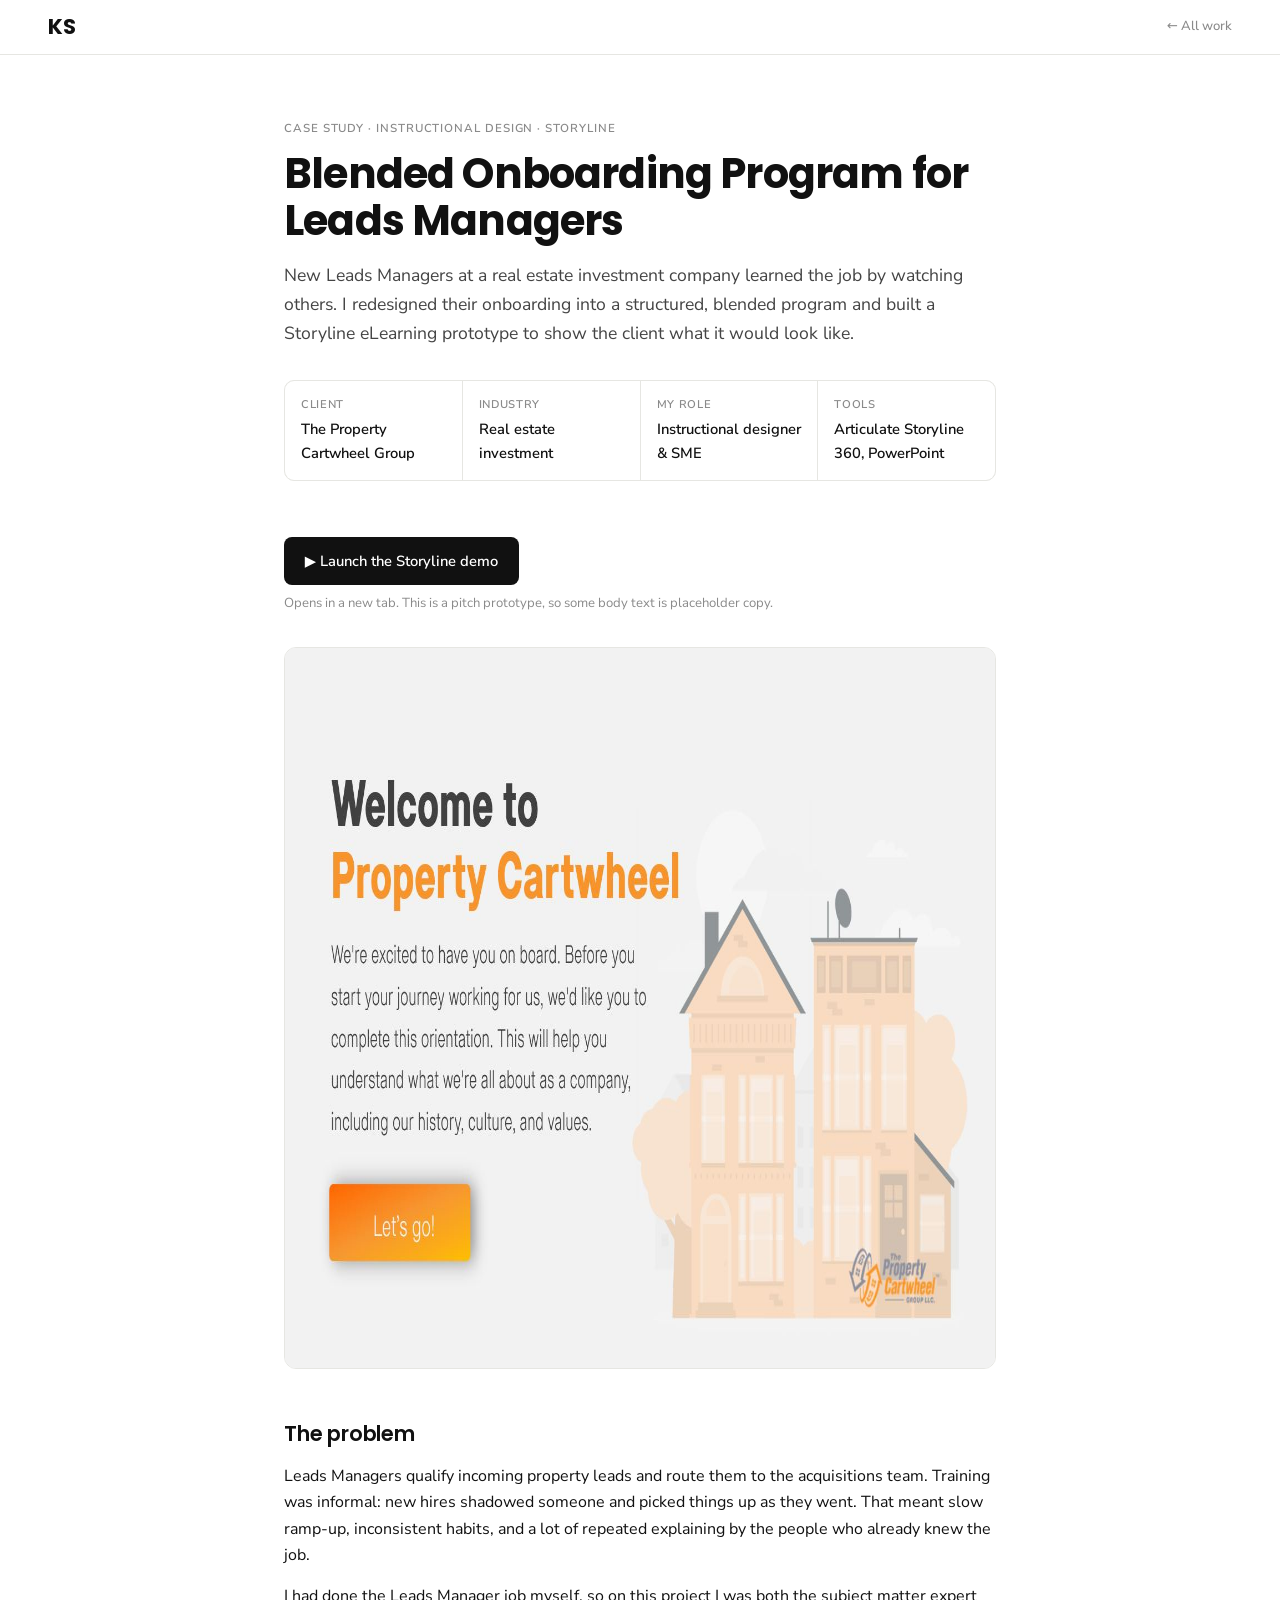
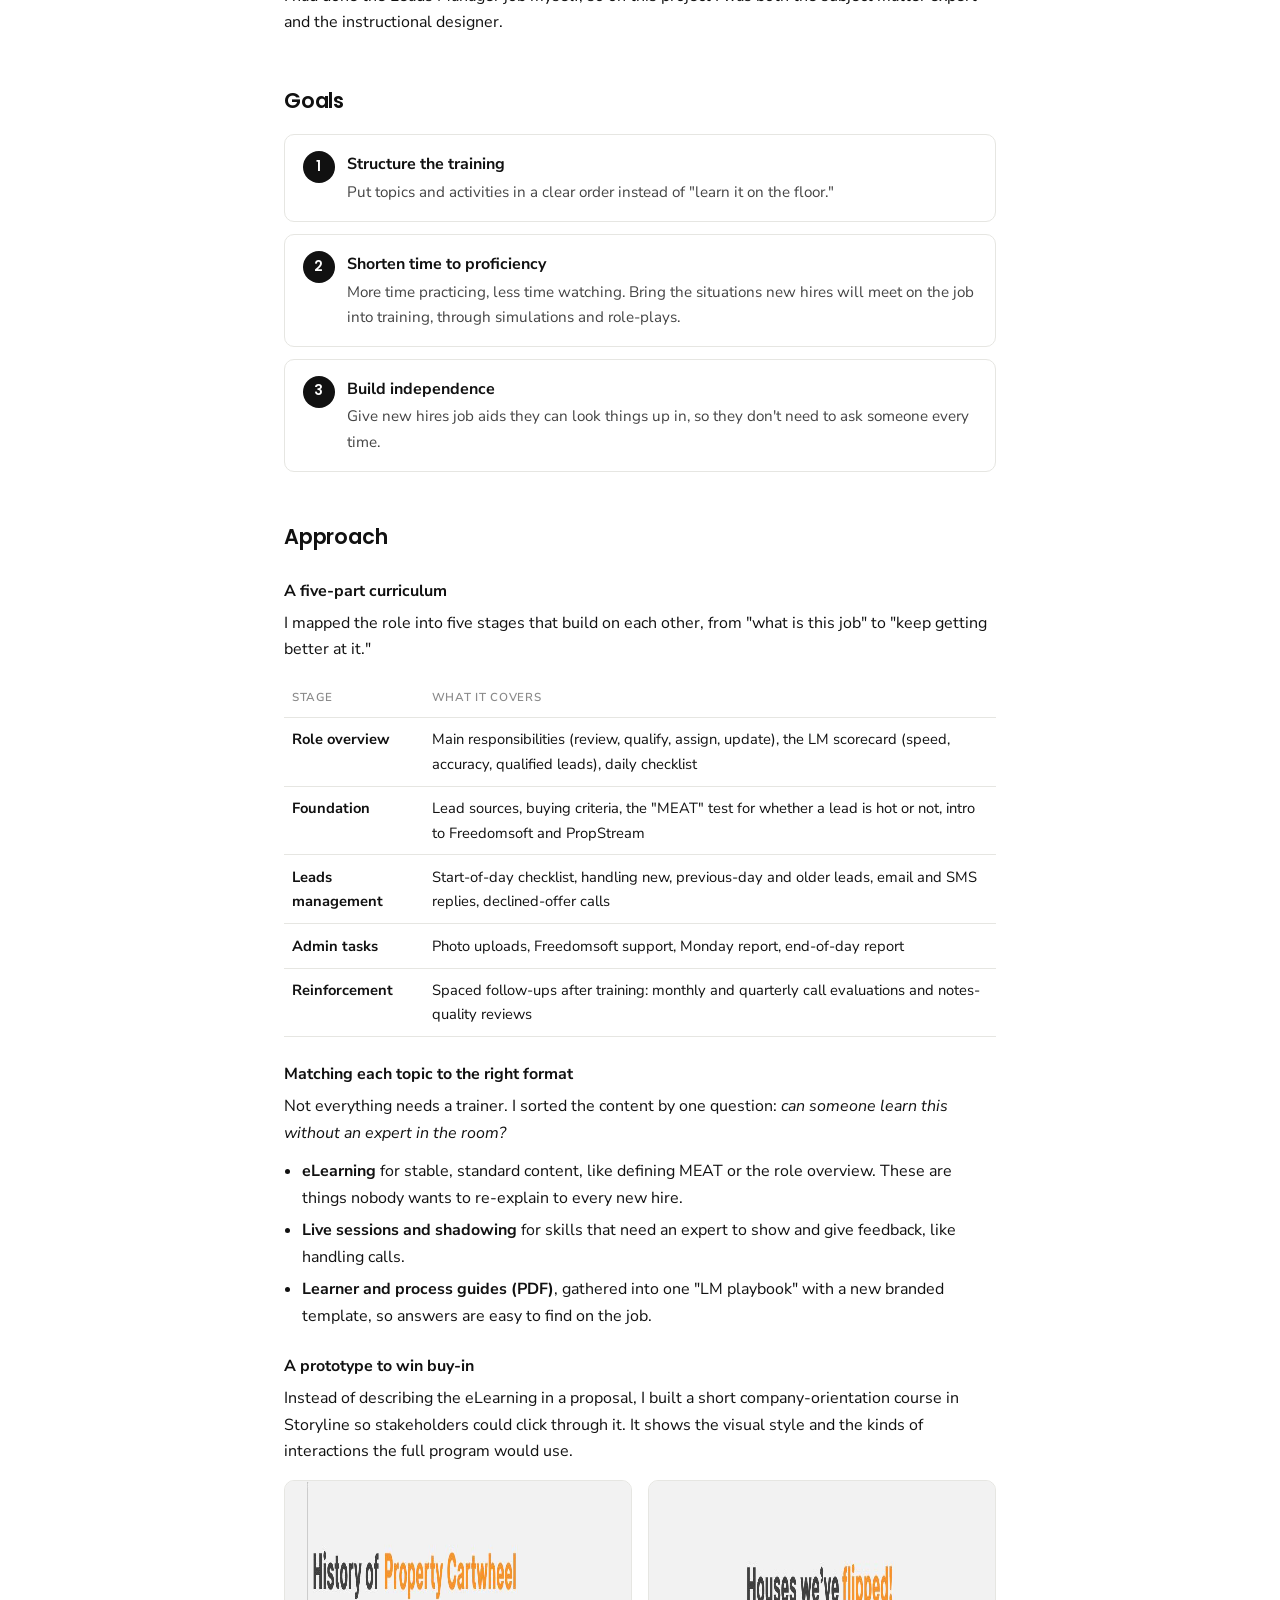
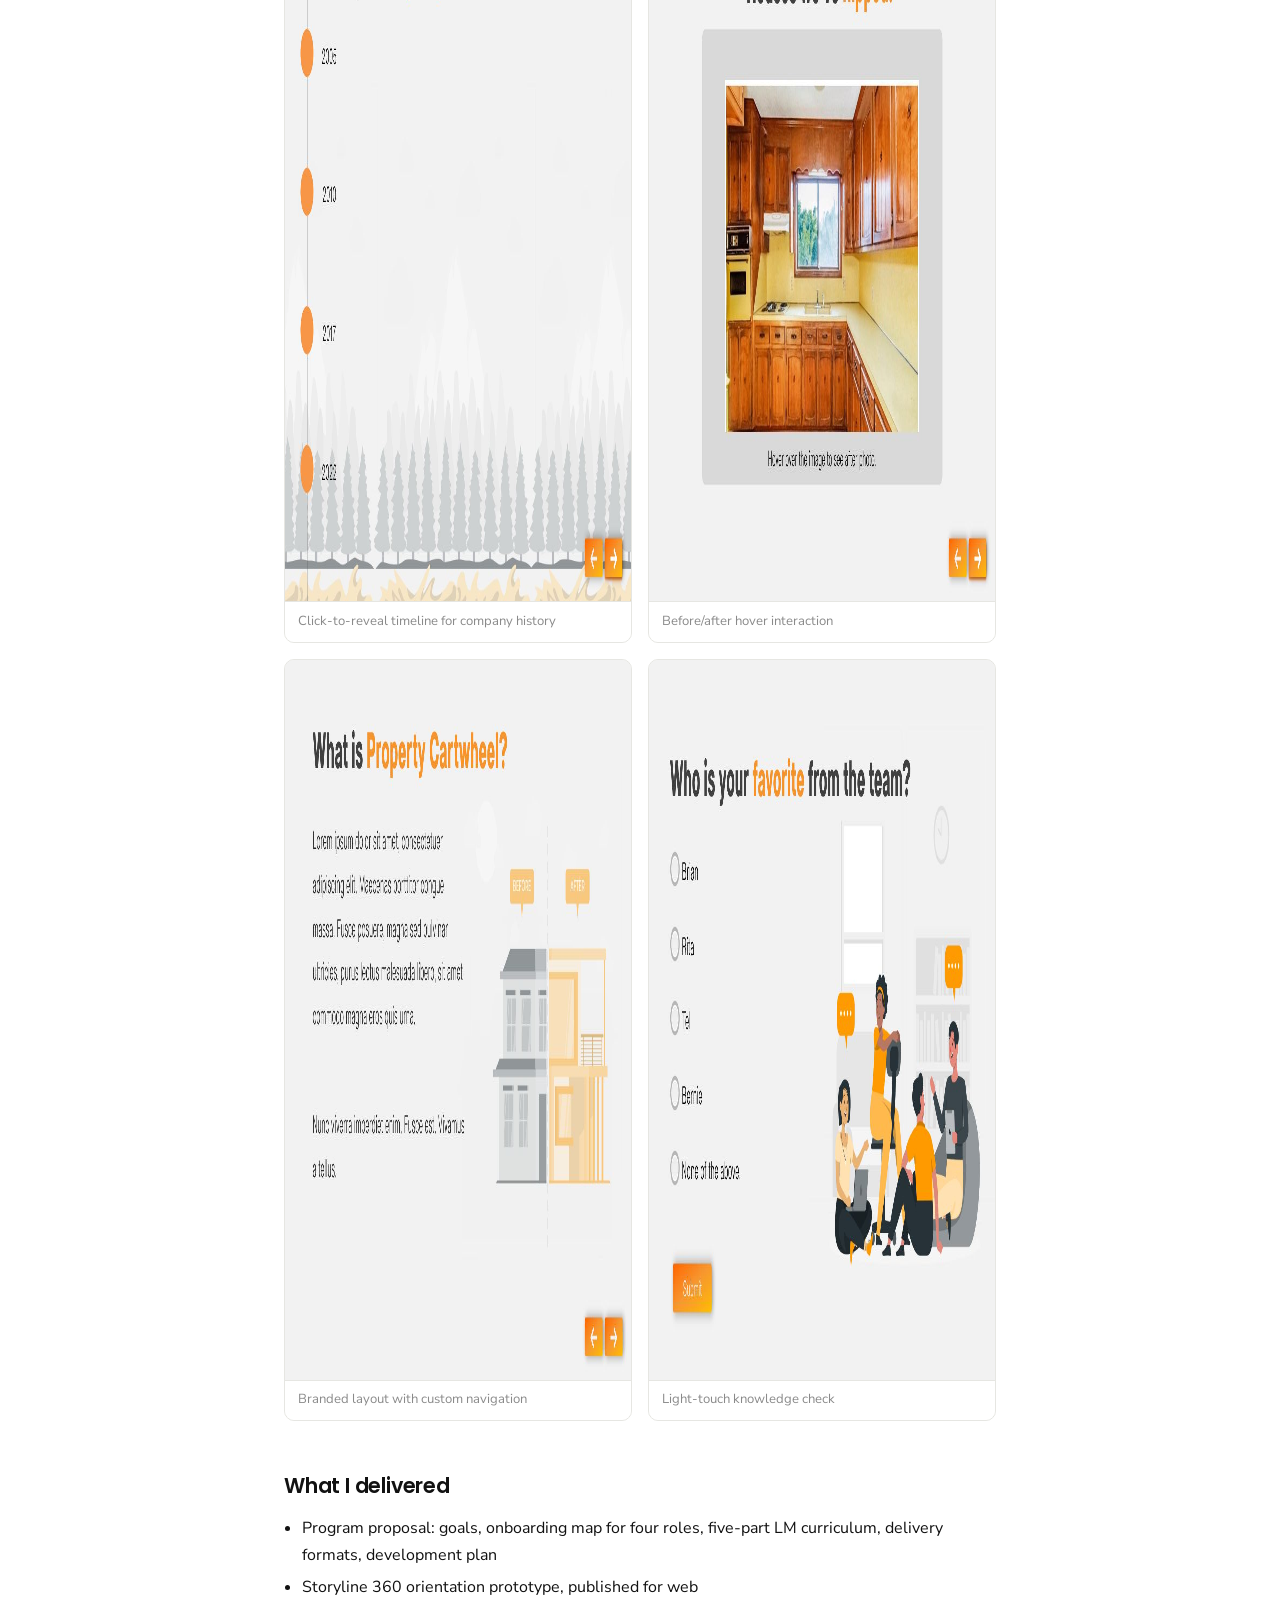
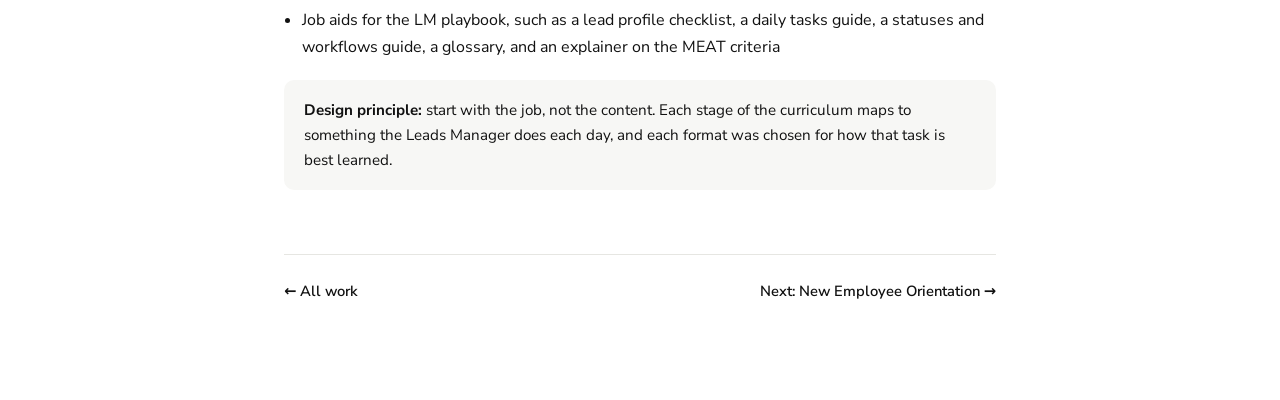
<file: case-onboarding.html>
<!DOCTYPE html>
<html lang="en">
<head>
<meta charset="UTF-8">
<meta name="viewport" content="width=device-width, initial-scale=1.0">
<title>Leads Manager Onboarding · Kristel Suntay</title>
<meta name="description" content="Case study: a blended onboarding program and Storyline eLearning prototype for a real estate investment company.">
<link rel="stylesheet" href="case.css">
</head>
<body>
<header class="topbar"><div class="topbar-inner">
  <a class="nav-logo" href="index.html">KS</a>
  <a class="nav-back" href="index.html#work">← All work</a>
</div></header>

<main class="wrap">
  <div class="eyebrow">Case study · Instructional Design · Storyline</div>
  <h1>Blended Onboarding Program for Leads Managers</h1>
  <p class="lede">New Leads Managers at a real estate investment company learned the job by watching others. I redesigned their onboarding into a structured, blended program and built a Storyline eLearning prototype to show the client what it would look like.</p>

  <div class="facts">
    <div class="fact"><div class="fact-label">Client</div><div class="fact-val">The Property Cartwheel Group</div></div>
    <div class="fact"><div class="fact-label">Industry</div><div class="fact-val">Real estate investment</div></div>
    <div class="fact"><div class="fact-label">My role</div><div class="fact-val">Instructional designer &amp; SME</div></div>
    <div class="fact"><div class="fact-label">Tools</div><div class="fact-val">Articulate Storyline 360, PowerPoint</div></div>
  </div>

  <a class="launch" href="courses/property-cartwheel-demo/story.html" target="_blank" rel="noopener">▶ Launch the Storyline demo</a>
  <p class="launch-note">Opens in a new tab. This is a pitch prototype, so some body text is placeholder copy.</p>

  <div class="hero-shot"><img src="img/pc-welcome.jpg" alt="Course welcome screen: 'Welcome to Property Cartwheel' with an orange Let's go button and an illustration of two houses" width="1280" height="720"></div>

  <h2>The problem</h2>
  <p>Leads Managers qualify incoming property leads and route them to the acquisitions team. Training was informal: new hires shadowed someone and picked things up as they went. That meant slow ramp-up, inconsistent habits, and a lot of repeated explaining by the people who already knew the job.</p>
  <p>I had done the Leads Manager job myself, so on this project I was both the subject matter expert and the instructional designer.</p>

  <h2>Goals</h2>
  <div class="steps">
    <div class="step"><div class="step-n">1</div><div><div class="step-t">Structure the training</div><div class="step-d">Put topics and activities in a clear order instead of "learn it on the floor."</div></div></div>
    <div class="step"><div class="step-n">2</div><div><div class="step-t">Shorten time to proficiency</div><div class="step-d">More time practicing, less time watching. Bring the situations new hires will meet on the job into training, through simulations and role-plays.</div></div></div>
    <div class="step"><div class="step-n">3</div><div><div class="step-t">Build independence</div><div class="step-d">Give new hires job aids they can look things up in, so they don't need to ask someone every time.</div></div></div>
  </div>

  <h2>Approach</h2>
  <h3>A five-part curriculum</h3>
  <p>I mapped the role into five stages that build on each other, from "what is this job" to "keep getting better at it."</p>
  <div class="table-scroll"><table>
    <tr><th>Stage</th><th>What it covers</th></tr>
    <tr><td><strong>Role overview</strong></td><td>Main responsibilities (review, qualify, assign, update), the LM scorecard (speed, accuracy, qualified leads), daily checklist</td></tr>
    <tr><td><strong>Foundation</strong></td><td>Lead sources, buying criteria, the "MEAT" test for whether a lead is hot or not, intro to Freedomsoft and PropStream</td></tr>
    <tr><td><strong>Leads management</strong></td><td>Start-of-day checklist, handling new, previous-day and older leads, email and SMS replies, declined-offer calls</td></tr>
    <tr><td><strong>Admin tasks</strong></td><td>Photo uploads, Freedomsoft support, Monday report, end-of-day report</td></tr>
    <tr><td><strong>Reinforcement</strong></td><td>Spaced follow-ups after training: monthly and quarterly call evaluations and notes-quality reviews</td></tr>
  </table></div>

  <h3>Matching each topic to the right format</h3>
  <p>Not everything needs a trainer. I sorted the content by one question: <em>can someone learn this without an expert in the room?</em></p>
  <ul class="list">
    <li><strong>eLearning</strong> for stable, standard content, like defining MEAT or the role overview. These are things nobody wants to re-explain to every new hire.</li>
    <li><strong>Live sessions and shadowing</strong> for skills that need an expert to show and give feedback, like handling calls.</li>
    <li><strong>Learner and process guides (PDF)</strong>, gathered into one "LM playbook" with a new branded template, so answers are easy to find on the job.</li>
  </ul>

  <h3>A prototype to win buy-in</h3>
  <p>Instead of describing the eLearning in a proposal, I built a short company-orientation course in Storyline so stakeholders could click through it. It shows the visual style and the kinds of interactions the full program would use.</p>

  <div class="gallery">
    <figure><img src="img/pc-history.jpg" alt="Company history slide with a clickable vertical timeline: 2005, 2010, 2017, 2022" loading="lazy" width="1280" height="720"><figcaption>Click-to-reveal timeline for company history</figcaption></figure>
    <figure><img src="img/pc-flipped.jpg" alt="'Houses we've flipped' slide showing a dated kitchen photo with the instruction 'Hover over the image to see after photo'" loading="lazy" width="1280" height="720"><figcaption>Before/after hover interaction</figcaption></figure>
    <figure><img src="img/pc-about.jpg" alt="'What is Property Cartwheel?' slide with a before-and-after house illustration and back/next arrows" loading="lazy" width="1280" height="720"><figcaption>Branded layout with custom navigation</figcaption></figure>
    <figure><img src="img/pc-quiz.jpg" alt="Multiple choice question 'Who is your favorite from the team?' with five options and a Submit button" loading="lazy" width="1280" height="720"><figcaption>Light-touch knowledge check</figcaption></figure>
  </div>

  <h2>What I delivered</h2>
  <ul class="list">
    <li>Program proposal: goals, onboarding map for four roles, five-part LM curriculum, delivery formats, development plan</li>
    <li>Storyline 360 orientation prototype, published for web</li>
    <li>Job aids for the LM playbook, such as a lead profile checklist, a daily tasks guide, a statuses and workflows guide, a glossary, and an explainer on the MEAT criteria</li>
  </ul>

  <div class="callout"><strong>Design principle:</strong> start with the job, not the content. Each stage of the curriculum maps to something the Leads Manager does each day, and each format was chosen for how that task is best learned.</div>

  <nav class="footer-nav">
    <a href="index.html#work">← All work</a>
    <a href="case-orientation.html">Next: New Employee Orientation →</a>
  </nav>
</main>
</body>
</html>
</file>
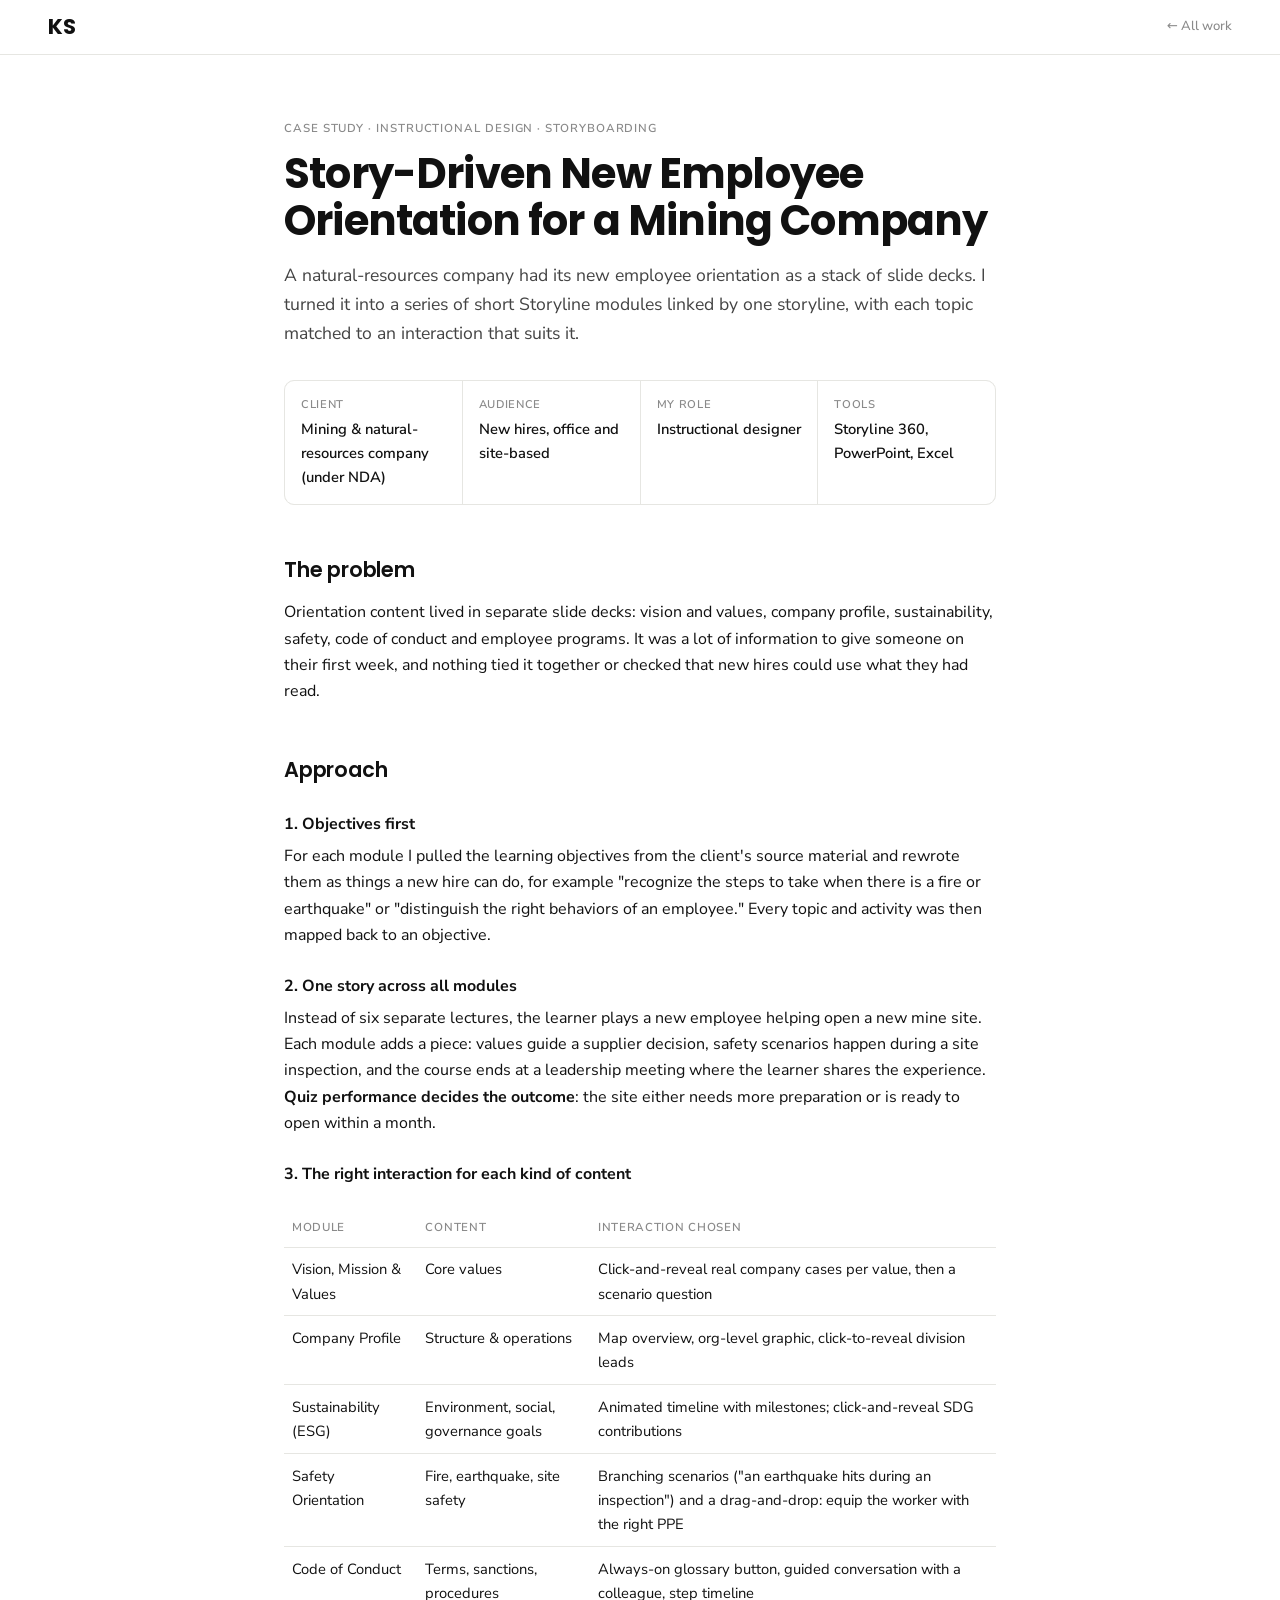
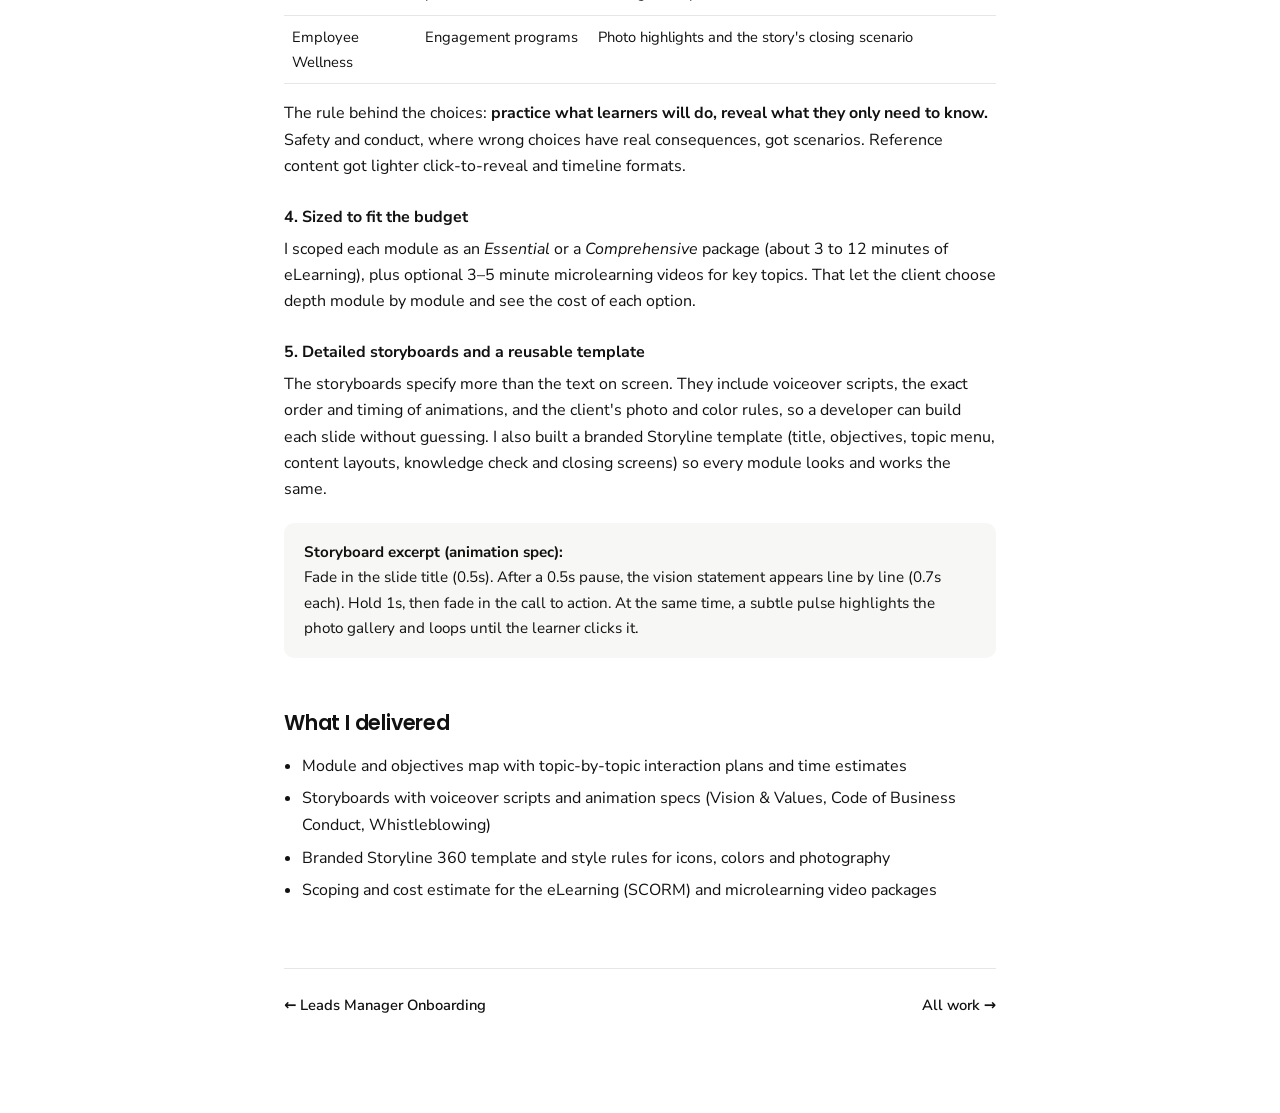
<file: case-orientation.html>
<!DOCTYPE html>
<html lang="en">
<head>
<meta charset="UTF-8">
<meta name="viewport" content="width=device-width, initial-scale=1.0">
<title>New Employee Orientation · Kristel Suntay</title>
<meta name="description" content="Case study: designing a modular, story-driven eLearning orientation for a mining and natural-resources company.">
<link rel="stylesheet" href="case.css">
</head>
<body>
<header class="topbar"><div class="topbar-inner">
  <a class="nav-logo" href="index.html">KS</a>
  <a class="nav-back" href="index.html#work">← All work</a>
</div></header>

<main class="wrap">
  <div class="eyebrow">Case study · Instructional Design · Storyboarding</div>
  <h1>Story-Driven New Employee Orientation for a Mining Company</h1>
  <p class="lede">A natural-resources company had its new employee orientation as a stack of slide decks. I turned it into a series of short Storyline modules linked by one storyline, with each topic matched to an interaction that suits it.</p>

  <div class="facts">
    <div class="fact"><div class="fact-label">Client</div><div class="fact-val">Mining &amp; natural-resources company (under NDA)</div></div>
    <div class="fact"><div class="fact-label">Audience</div><div class="fact-val">New hires, office and site-based</div></div>
    <div class="fact"><div class="fact-label">My role</div><div class="fact-val">Instructional designer</div></div>
    <div class="fact"><div class="fact-label">Tools</div><div class="fact-val">Storyline 360, PowerPoint, Excel</div></div>
  </div>

  <h2>The problem</h2>
  <p>Orientation content lived in separate slide decks: vision and values, company profile, sustainability, safety, code of conduct and employee programs. It was a lot of information to give someone on their first week, and nothing tied it together or checked that new hires could use what they had read.</p>

  <h2>Approach</h2>

  <h3>1. Objectives first</h3>
  <p>For each module I pulled the learning objectives from the client's source material and rewrote them as things a new hire can do, for example "recognize the steps to take when there is a fire or earthquake" or "distinguish the right behaviors of an employee." Every topic and activity was then mapped back to an objective.</p>

  <h3>2. One story across all modules</h3>
  <p>Instead of six separate lectures, the learner plays a new employee helping open a new mine site. Each module adds a piece: values guide a supplier decision, safety scenarios happen during a site inspection, and the course ends at a leadership meeting where the learner shares the experience. <strong>Quiz performance decides the outcome</strong>: the site either needs more preparation or is ready to open within a month.</p>

  <h3>3. The right interaction for each kind of content</h3>
  <div class="table-scroll"><table>
    <tr><th>Module</th><th>Content</th><th>Interaction chosen</th></tr>
    <tr><td>Vision, Mission &amp; Values</td><td>Core values</td><td>Click-and-reveal real company cases per value, then a scenario question</td></tr>
    <tr><td>Company Profile</td><td>Structure &amp; operations</td><td>Map overview, org-level graphic, click-to-reveal division leads</td></tr>
    <tr><td>Sustainability (ESG)</td><td>Environment, social, governance goals</td><td>Animated timeline with milestones; click-and-reveal SDG contributions</td></tr>
    <tr><td>Safety Orientation</td><td>Fire, earthquake, site safety</td><td>Branching scenarios ("an earthquake hits during an inspection") and a drag-and-drop: equip the worker with the right PPE</td></tr>
    <tr><td>Code of Conduct</td><td>Terms, sanctions, procedures</td><td>Always-on glossary button, guided conversation with a colleague, step timeline</td></tr>
    <tr><td>Employee Wellness</td><td>Engagement programs</td><td>Photo highlights and the story's closing scenario</td></tr>
  </table></div>
  <p style="margin-top:1rem">The rule behind the choices: <strong>practice what learners will do, reveal what they only need to know.</strong> Safety and conduct, where wrong choices have real consequences, got scenarios. Reference content got lighter click-to-reveal and timeline formats.</p>

  <h3>4. Sized to fit the budget</h3>
  <p>I scoped each module as an <em>Essential</em> or a <em>Comprehensive</em> package (about 3 to 12 minutes of eLearning), plus optional 3–5 minute microlearning videos for key topics. That let the client choose depth module by module and see the cost of each option.</p>

  <h3>5. Detailed storyboards and a reusable template</h3>
  <p>The storyboards specify more than the text on screen. They include voiceover scripts, the exact order and timing of animations, and the client's photo and color rules, so a developer can build each slide without guessing. I also built a branded Storyline template (title, objectives, topic menu, content layouts, knowledge check and closing screens) so every module looks and works the same.</p>
  <div class="callout">
    <strong>Storyboard excerpt (animation spec):</strong><br>
    Fade in the slide title (0.5s). After a 0.5s pause, the vision statement appears line by line (0.7s each). Hold 1s, then fade in the call to action. At the same time, a subtle pulse highlights the photo gallery and loops until the learner clicks it.
  </div>

  <h2>What I delivered</h2>
  <ul class="list">
    <li>Module and objectives map with topic-by-topic interaction plans and time estimates</li>
    <li>Storyboards with voiceover scripts and animation specs (Vision &amp; Values, Code of Business Conduct, Whistleblowing)</li>
    <li>Branded Storyline 360 template and style rules for icons, colors and photography</li>
    <li>Scoping and cost estimate for the eLearning (SCORM) and microlearning video packages</li>
  </ul>

  <nav class="footer-nav">
    <a href="case-onboarding.html">← Leads Manager Onboarding</a>
    <a href="index.html#work">All work →</a>
  </nav>
</main>
</body>
</html>
</file>
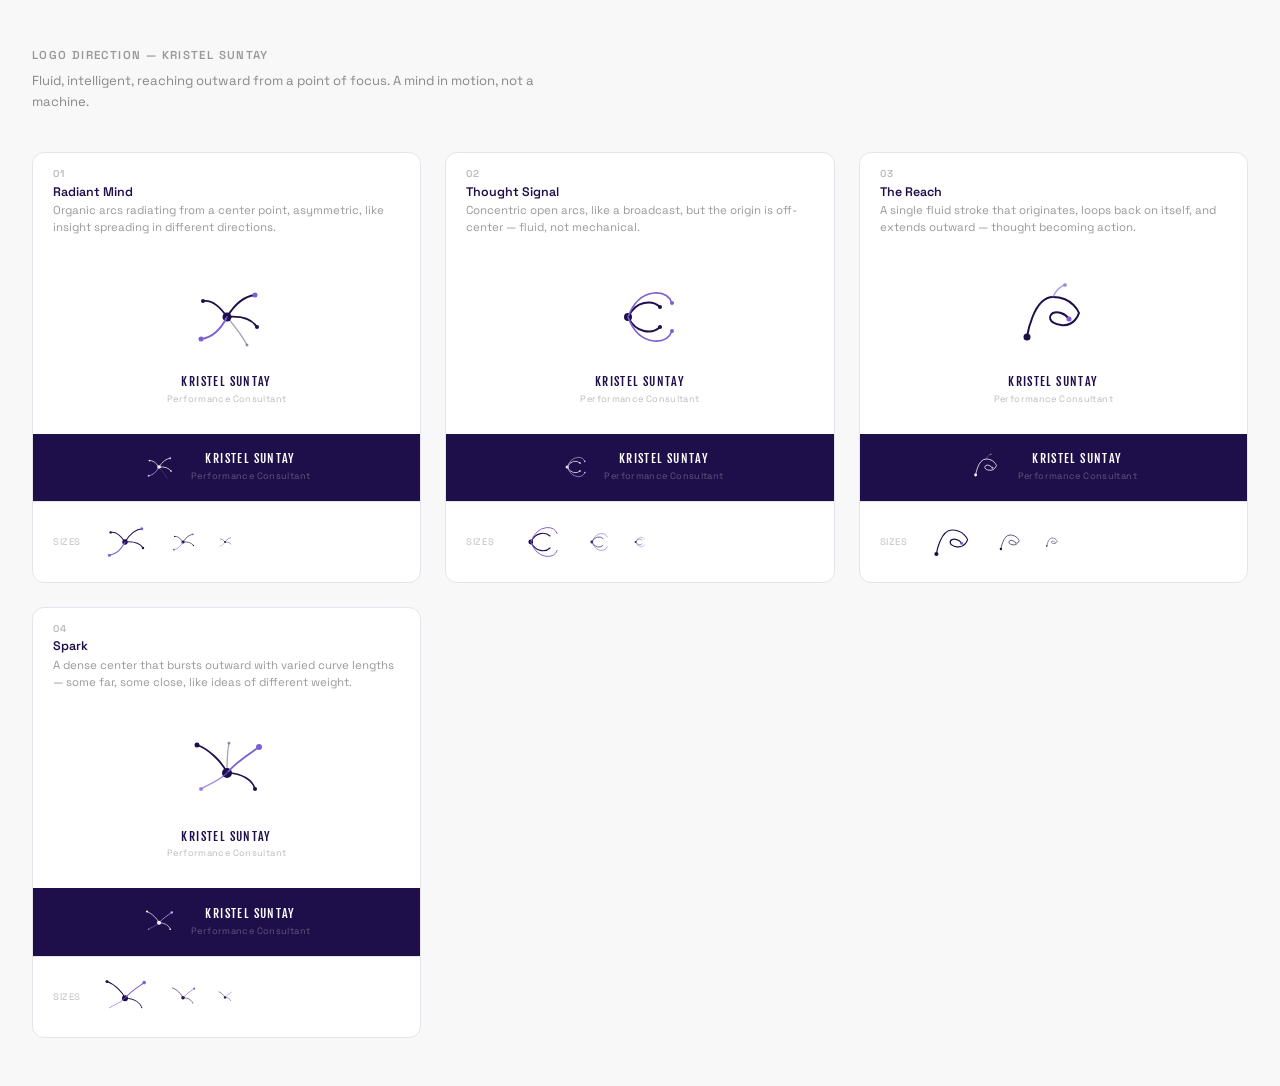
<file: logo-options.html>
<!DOCTYPE html>
<html lang="en">
<head>
  <meta charset="UTF-8" />
  <meta name="viewport" content="width=device-width, initial-scale=1.0" />
  <title>Logo Options — Kristel Suntay</title>
  <link href="https://fonts.googleapis.com/css2?family=Fjalla+One&family=Space+Grotesk:wght@400;500&display=swap" rel="stylesheet" />
  <style>
    :root { --ink: #1E0E4A; --purple: #7C5FD4; --bg: #F8F8F9; --white: #fff; --rule: #E4E4EC; }
    * { box-sizing: border-box; margin: 0; padding: 0; }
    body { font-family: 'Space Grotesk', sans-serif; background: var(--bg); padding: 3rem 2rem; }
    h1 { font-size: 0.72rem; font-weight: 600; letter-spacing: 0.12em; text-transform: uppercase; color: #999; margin-bottom: 0.5rem; }
    .subtitle { font-size: 0.82rem; color: #888; margin-bottom: 2.5rem; max-width: 520px; line-height: 1.6; }

    .grid { display: grid; grid-template-columns: repeat(auto-fill, minmax(300px, 1fr)); gap: 1.5rem; }

    .card { background: var(--white); border: 1px solid var(--rule); border-radius: 12px; overflow: hidden; }
    .card-concept { font-size: 0.62rem; font-weight: 600; letter-spacing: 0.1em; text-transform: uppercase; color: #bbb; padding: 0.9rem 1.25rem 0; }
    .card-name { font-size: 0.78rem; font-weight: 600; color: var(--ink); padding: 0.2rem 1.25rem 0; }
    .card-desc { font-size: 0.72rem; color: #999; padding: 0.15rem 1.25rem 0; line-height: 1.5; }

    .preview-light {
      display: flex; flex-direction: column; align-items: center;
      justify-content: center; gap: 1.1rem;
      padding: 2.5rem 1.5rem 1.75rem;
    }
    .mark-label {
      font-family: 'Fjalla One', sans-serif;
      font-size: 0.72rem; letter-spacing: 0.12em;
      color: var(--ink); text-align: center; line-height: 1.4;
    }
    .mark-label small {
      display: block; font-family: 'Space Grotesk', sans-serif;
      font-size: 0.58rem; color: #bbb; font-weight: 400;
      letter-spacing: 0.04em; margin-top: 0.15rem;
    }
    .preview-dark {
      display: flex; align-items: center; justify-content: center; gap: 1rem;
      background: var(--ink); padding: 1.1rem 1.5rem;
    }
    .preview-dark .mark-label { color: #fff; }
    .preview-dark .mark-label small { color: rgba(255,255,255,0.3); }

    .sizes {
      display: flex; align-items: center; gap: 1.25rem;
      padding: 1rem 1.25rem;
      border-top: 1px solid var(--rule);
    }
    .size-label { font-size: 0.6rem; color: #ccc; font-weight: 500; letter-spacing: 0.06em; text-transform: uppercase; }
  </style>
</head>
<body>
  <h1>Logo direction — Kristel Suntay</h1>
  <p class="subtitle">Fluid, intelligent, reaching outward from a point of focus. A mind in motion, not a machine.</p>

  <div class="grid">

    <!-- 1: Radiant Mind -->
    <div class="card">
      <div class="card-concept">01</div>
      <div class="card-name">Radiant Mind</div>
      <div class="card-desc">Organic arcs radiating from a center point, asymmetric, like insight spreading in different directions.</div>
      <div class="preview-light">
        <svg width="80" height="80" viewBox="0 0 80 80" fill="none">
          <!-- center dot -->
          <circle cx="40" cy="40" r="4.5" fill="#1E0E4A"/>
          <!-- arc 1: upper right, long -->
          <path d="M40 40 Q52 20 68 18" stroke="#1E0E4A" stroke-width="1.8" stroke-linecap="round" fill="none"/>
          <circle cx="68" cy="18" r="2.5" fill="#7C5FD4"/>
          <!-- arc 2: right, medium -->
          <path d="M40 40 Q62 38 70 50" stroke="#1E0E4A" stroke-width="1.8" stroke-linecap="round" fill="none"/>
          <circle cx="70" cy="50" r="2" fill="#1E0E4A"/>
          <!-- arc 3: upper left, shorter -->
          <path d="M40 40 Q28 22 16 24" stroke="#1E0E4A" stroke-width="1.8" stroke-linecap="round" fill="none"/>
          <circle cx="16" cy="24" r="2" fill="#1E0E4A"/>
          <!-- arc 4: lower, sweeping -->
          <path d="M40 40 Q30 60 14 62" stroke="#7C5FD4" stroke-width="1.8" stroke-linecap="round" fill="none"/>
          <circle cx="14" cy="62" r="2.5" fill="#7C5FD4"/>
          <!-- arc 5: lower right -->
          <path d="M40 40 Q55 58 60 68" stroke="#1E0E4A" stroke-width="1.2" stroke-linecap="round" fill="none" opacity="0.4"/>
          <circle cx="60" cy="68" r="1.5" fill="#1E0E4A" opacity="0.4"/>
        </svg>
        <div class="mark-label">KRISTEL SUNTAY<small>Performance Consultant</small></div>
      </div>
      <div class="preview-dark">
        <svg width="32" height="32" viewBox="0 0 80 80" fill="none">
          <circle cx="40" cy="40" r="4.5" fill="white"/>
          <path d="M40 40 Q52 20 68 18" stroke="white" stroke-width="1.8" stroke-linecap="round" fill="none"/>
          <circle cx="68" cy="18" r="2.5" fill="#C4B0FF"/>
          <path d="M40 40 Q62 38 70 50" stroke="white" stroke-width="1.8" stroke-linecap="round" fill="none"/>
          <circle cx="70" cy="50" r="2" fill="white"/>
          <path d="M40 40 Q28 22 16 24" stroke="white" stroke-width="1.8" stroke-linecap="round" fill="none"/>
          <circle cx="16" cy="24" r="2" fill="white"/>
          <path d="M40 40 Q30 60 14 62" stroke="#C4B0FF" stroke-width="1.8" stroke-linecap="round" fill="none"/>
          <circle cx="14" cy="62" r="2.5" fill="#C4B0FF"/>
          <path d="M40 40 Q55 58 60 68" stroke="white" stroke-width="1.2" stroke-linecap="round" fill="none" opacity="0.3"/>
        </svg>
        <div class="mark-label">KRISTEL SUNTAY<small>Performance Consultant</small></div>
      </div>
      <div class="sizes">
        <span class="size-label">Sizes</span>
        <svg width="48" height="48" viewBox="0 0 80 80" fill="none"><circle cx="40" cy="40" r="4.5" fill="#1E0E4A"/><path d="M40 40 Q52 20 68 18" stroke="#1E0E4A" stroke-width="1.8" stroke-linecap="round" fill="none"/><circle cx="68" cy="18" r="2.5" fill="#7C5FD4"/><path d="M40 40 Q62 38 70 50" stroke="#1E0E4A" stroke-width="1.8" stroke-linecap="round" fill="none"/><circle cx="70" cy="50" r="2" fill="#1E0E4A"/><path d="M40 40 Q28 22 16 24" stroke="#1E0E4A" stroke-width="1.8" stroke-linecap="round" fill="none"/><circle cx="16" cy="24" r="2" fill="#1E0E4A"/><path d="M40 40 Q30 60 14 62" stroke="#7C5FD4" stroke-width="1.8" stroke-linecap="round" fill="none"/><circle cx="14" cy="62" r="2.5" fill="#7C5FD4"/></svg>
        <svg width="28" height="28" viewBox="0 0 80 80" fill="none"><circle cx="40" cy="40" r="4.5" fill="#1E0E4A"/><path d="M40 40 Q52 20 68 18" stroke="#1E0E4A" stroke-width="1.8" stroke-linecap="round" fill="none"/><circle cx="68" cy="18" r="2.5" fill="#7C5FD4"/><path d="M40 40 Q62 38 70 50" stroke="#1E0E4A" stroke-width="1.8" stroke-linecap="round" fill="none"/><circle cx="70" cy="50" r="2" fill="#1E0E4A"/><path d="M40 40 Q28 22 16 24" stroke="#1E0E4A" stroke-width="1.8" stroke-linecap="round" fill="none"/><circle cx="16" cy="24" r="2" fill="#1E0E4A"/><path d="M40 40 Q30 60 14 62" stroke="#7C5FD4" stroke-width="1.8" stroke-linecap="round" fill="none"/><circle cx="14" cy="62" r="2.5" fill="#7C5FD4"/></svg>
        <svg width="16" height="16" viewBox="0 0 80 80" fill="none"><circle cx="40" cy="40" r="4.5" fill="#1E0E4A"/><path d="M40 40 Q52 20 68 18" stroke="#1E0E4A" stroke-width="2" stroke-linecap="round" fill="none"/><path d="M40 40 Q62 38 70 50" stroke="#1E0E4A" stroke-width="2" stroke-linecap="round" fill="none"/><path d="M40 40 Q28 22 16 24" stroke="#1E0E4A" stroke-width="2" stroke-linecap="round" fill="none"/><path d="M40 40 Q30 60 14 62" stroke="#7C5FD4" stroke-width="2" stroke-linecap="round" fill="none"/></svg>
      </div>
    </div>

    <!-- 2: Thought Signal -->
    <div class="card">
      <div class="card-concept">02</div>
      <div class="card-name">Thought Signal</div>
      <div class="card-desc">Concentric open arcs, like a broadcast, but the origin is off-center — fluid, not mechanical.</div>
      <div class="preview-light">
        <svg width="80" height="80" viewBox="0 0 80 80" fill="none">
          <!-- origin dot, slightly off-center left -->
          <circle cx="28" cy="40" r="4" fill="#1E0E4A"/>
          <!-- arc 1, small -->
          <path d="M28 40 Q34 28 44 26 Q54 24 60 30" stroke="#1E0E4A" stroke-width="1.8" stroke-linecap="round" fill="none"/>
          <!-- arc 2, medium -->
          <path d="M28 40 Q36 18 54 16 Q68 15 72 26" stroke="#7C5FD4" stroke-width="1.6" stroke-linecap="round" fill="none"/>
          <!-- arc 3, going down -->
          <path d="M28 40 Q34 52 44 54 Q54 56 60 50" stroke="#1E0E4A" stroke-width="1.8" stroke-linecap="round" fill="none"/>
          <!-- arc 4, large down -->
          <path d="M28 40 Q36 62 54 64 Q68 65 72 54" stroke="#7C5FD4" stroke-width="1.6" stroke-linecap="round" fill="none"/>
          <!-- endpoint dots -->
          <circle cx="60" cy="30" r="2" fill="#1E0E4A"/>
          <circle cx="72" cy="26" r="2" fill="#7C5FD4"/>
          <circle cx="60" cy="50" r="2" fill="#1E0E4A"/>
          <circle cx="72" cy="54" r="2" fill="#7C5FD4"/>
        </svg>
        <div class="mark-label">KRISTEL SUNTAY<small>Performance Consultant</small></div>
      </div>
      <div class="preview-dark">
        <svg width="32" height="32" viewBox="0 0 80 80" fill="none">
          <circle cx="28" cy="40" r="4" fill="white"/>
          <path d="M28 40 Q34 28 44 26 Q54 24 60 30" stroke="white" stroke-width="1.8" stroke-linecap="round" fill="none"/>
          <path d="M28 40 Q36 18 54 16 Q68 15 72 26" stroke="#C4B0FF" stroke-width="1.6" stroke-linecap="round" fill="none"/>
          <path d="M28 40 Q34 52 44 54 Q54 56 60 50" stroke="white" stroke-width="1.8" stroke-linecap="round" fill="none"/>
          <path d="M28 40 Q36 62 54 64 Q68 65 72 54" stroke="#C4B0FF" stroke-width="1.6" stroke-linecap="round" fill="none"/>
          <circle cx="60" cy="30" r="2" fill="white"/>
          <circle cx="72" cy="26" r="2" fill="#C4B0FF"/>
          <circle cx="60" cy="50" r="2" fill="white"/>
          <circle cx="72" cy="54" r="2" fill="#C4B0FF"/>
        </svg>
        <div class="mark-label">KRISTEL SUNTAY<small>Performance Consultant</small></div>
      </div>
      <div class="sizes">
        <span class="size-label">Sizes</span>
        <svg width="48" height="48" viewBox="0 0 80 80" fill="none"><circle cx="28" cy="40" r="4" fill="#1E0E4A"/><path d="M28 40 Q34 28 44 26 Q54 24 60 30" stroke="#1E0E4A" stroke-width="1.8" stroke-linecap="round" fill="none"/><path d="M28 40 Q36 18 54 16 Q68 15 72 26" stroke="#7C5FD4" stroke-width="1.6" stroke-linecap="round" fill="none"/><path d="M28 40 Q34 52 44 54 Q54 56 60 50" stroke="#1E0E4A" stroke-width="1.8" stroke-linecap="round" fill="none"/><path d="M28 40 Q36 62 54 64 Q68 65 72 54" stroke="#7C5FD4" stroke-width="1.6" stroke-linecap="round" fill="none"/></svg>
        <svg width="28" height="28" viewBox="0 0 80 80" fill="none"><circle cx="28" cy="40" r="4" fill="#1E0E4A"/><path d="M28 40 Q34 28 44 26 Q54 24 60 30" stroke="#1E0E4A" stroke-width="1.8" stroke-linecap="round" fill="none"/><path d="M28 40 Q36 18 54 16 Q68 15 72 26" stroke="#7C5FD4" stroke-width="1.6" stroke-linecap="round" fill="none"/><path d="M28 40 Q34 52 44 54 Q54 56 60 50" stroke="#1E0E4A" stroke-width="1.8" stroke-linecap="round" fill="none"/><path d="M28 40 Q36 62 54 64 Q68 65 72 54" stroke="#7C5FD4" stroke-width="1.6" stroke-linecap="round" fill="none"/></svg>
        <svg width="16" height="16" viewBox="0 0 80 80" fill="none"><circle cx="28" cy="40" r="5" fill="#1E0E4A"/><path d="M28 40 Q34 28 44 26 Q54 24 60 30" stroke="#1E0E4A" stroke-width="2" stroke-linecap="round" fill="none"/><path d="M28 40 Q36 18 54 16 Q68 15 72 26" stroke="#7C5FD4" stroke-width="2" stroke-linecap="round" fill="none"/><path d="M28 40 Q34 52 44 54 Q54 56 60 50" stroke="#1E0E4A" stroke-width="2" stroke-linecap="round" fill="none"/><path d="M28 40 Q36 62 54 64 Q68 65 72 54" stroke="#7C5FD4" stroke-width="2" stroke-linecap="round" fill="none"/></svg>
      </div>
    </div>

    <!-- 3: The Reach -->
    <div class="card">
      <div class="card-concept">03</div>
      <div class="card-name">The Reach</div>
      <div class="card-desc">A single fluid stroke that originates, loops back on itself, and extends outward — thought becoming action.</div>
      <div class="preview-light">
        <svg width="80" height="80" viewBox="0 0 80 80" fill="none">
          <!-- main sweeping line: starts bottom left, curves up and out right -->
          <path d="M14 60 C14 60 20 20 40 20 C60 20 66 36 66 36 C66 36 62 50 48 48 C34 46 36 38 40 36 C44 34 52 36 56 42"
                stroke="#1E0E4A" stroke-width="2" stroke-linecap="round" fill="none"/>
          <!-- origin dot -->
          <circle cx="14" cy="60" r="3.5" fill="#1E0E4A"/>
          <!-- endpoint -->
          <circle cx="56" cy="42" r="2.5" fill="#7C5FD4"/>
          <!-- small secondary reach upward -->
          <path d="M40 20 C40 20 44 10 52 8" stroke="#7C5FD4" stroke-width="1.4" stroke-linecap="round" fill="none" opacity="0.6"/>
          <circle cx="52" cy="8" r="2" fill="#7C5FD4" opacity="0.6"/>
        </svg>
        <div class="mark-label">KRISTEL SUNTAY<small>Performance Consultant</small></div>
      </div>
      <div class="preview-dark">
        <svg width="32" height="32" viewBox="0 0 80 80" fill="none">
          <path d="M14 60 C14 60 20 20 40 20 C60 20 66 36 66 36 C66 36 62 50 48 48 C34 46 36 38 40 36 C44 34 52 36 56 42"
                stroke="white" stroke-width="2" stroke-linecap="round" fill="none"/>
          <circle cx="14" cy="60" r="3.5" fill="white"/>
          <circle cx="56" cy="42" r="2.5" fill="#C4B0FF"/>
          <path d="M40 20 C40 20 44 10 52 8" stroke="#C4B0FF" stroke-width="1.4" stroke-linecap="round" fill="none" opacity="0.6"/>
          <circle cx="52" cy="8" r="2" fill="#C4B0FF" opacity="0.6"/>
        </svg>
        <div class="mark-label">KRISTEL SUNTAY<small>Performance Consultant</small></div>
      </div>
      <div class="sizes">
        <span class="size-label">Sizes</span>
        <svg width="48" height="48" viewBox="0 0 80 80" fill="none"><path d="M14 60 C14 60 20 20 40 20 C60 20 66 36 66 36 C66 36 62 50 48 48 C34 46 36 38 40 36 C44 34 52 36 56 42" stroke="#1E0E4A" stroke-width="2" stroke-linecap="round" fill="none"/><circle cx="14" cy="60" r="3.5" fill="#1E0E4A"/><circle cx="56" cy="42" r="2.5" fill="#7C5FD4"/></svg>
        <svg width="28" height="28" viewBox="0 0 80 80" fill="none"><path d="M14 60 C14 60 20 20 40 20 C60 20 66 36 66 36 C66 36 62 50 48 48 C34 46 36 38 40 36 C44 34 52 36 56 42" stroke="#1E0E4A" stroke-width="2" stroke-linecap="round" fill="none"/><circle cx="14" cy="60" r="3.5" fill="#1E0E4A"/><circle cx="56" cy="42" r="2.5" fill="#7C5FD4"/></svg>
        <svg width="16" height="16" viewBox="0 0 80 80" fill="none"><path d="M14 60 C14 60 20 20 40 20 C60 20 66 36 66 36 C66 36 62 50 48 48 C34 46 36 38 40 36 C44 34 52 36 56 42" stroke="#1E0E4A" stroke-width="2.5" stroke-linecap="round" fill="none"/><circle cx="14" cy="60" r="4" fill="#1E0E4A"/></svg>
      </div>
    </div>

    <!-- 4: Spark -->
    <div class="card">
      <div class="card-concept">04</div>
      <div class="card-name">Spark</div>
      <div class="card-desc">A dense center that bursts outward with varied curve lengths — some far, some close, like ideas of different weight.</div>
      <div class="preview-light">
        <svg width="80" height="80" viewBox="0 0 80 80" fill="none">
          <!-- center -->
          <circle cx="40" cy="42" r="5" fill="#1E0E4A"/>
          <!-- long arc upper left -->
          <path d="M40 42 C36 32 22 18 10 14" stroke="#1E0E4A" stroke-width="1.8" stroke-linecap="round" fill="none"/>
          <circle cx="10" cy="14" r="2.5" fill="#1E0E4A"/>
          <!-- long arc upper right -->
          <path d="M40 42 C50 30 64 22 72 16" stroke="#7C5FD4" stroke-width="1.8" stroke-linecap="round" fill="none"/>
          <circle cx="72" cy="16" r="3" fill="#7C5FD4"/>
          <!-- medium arc right -->
          <path d="M40 42 C56 42 66 50 68 58" stroke="#1E0E4A" stroke-width="1.6" stroke-linecap="round" fill="none"/>
          <circle cx="68" cy="58" r="2" fill="#1E0E4A"/>
          <!-- short arc lower left -->
          <path d="M40 42 C32 50 20 54 14 58" stroke="#7C5FD4" stroke-width="1.4" stroke-linecap="round" fill="none" opacity="0.7"/>
          <circle cx="14" cy="58" r="2" fill="#7C5FD4" opacity="0.7"/>
          <!-- tiny arc straight up -->
          <path d="M40 42 C40 34 40 22 42 12" stroke="#1E0E4A" stroke-width="1.2" stroke-linecap="round" fill="none" opacity="0.4"/>
          <circle cx="42" cy="12" r="1.5" fill="#1E0E4A" opacity="0.4"/>
        </svg>
        <div class="mark-label">KRISTEL SUNTAY<small>Performance Consultant</small></div>
      </div>
      <div class="preview-dark">
        <svg width="32" height="32" viewBox="0 0 80 80" fill="none">
          <circle cx="40" cy="42" r="5" fill="white"/>
          <path d="M40 42 C36 32 22 18 10 14" stroke="white" stroke-width="1.8" stroke-linecap="round" fill="none"/>
          <circle cx="10" cy="14" r="2.5" fill="white"/>
          <path d="M40 42 C50 30 64 22 72 16" stroke="#C4B0FF" stroke-width="1.8" stroke-linecap="round" fill="none"/>
          <circle cx="72" cy="16" r="3" fill="#C4B0FF"/>
          <path d="M40 42 C56 42 66 50 68 58" stroke="white" stroke-width="1.6" stroke-linecap="round" fill="none"/>
          <circle cx="68" cy="58" r="2" fill="white"/>
          <path d="M40 42 C32 50 20 54 14 58" stroke="#C4B0FF" stroke-width="1.4" stroke-linecap="round" fill="none" opacity="0.7"/>
          <circle cx="14" cy="58" r="2" fill="#C4B0FF" opacity="0.7"/>
        </svg>
        <div class="mark-label">KRISTEL SUNTAY<small>Performance Consultant</small></div>
      </div>
      <div class="sizes">
        <span class="size-label">Sizes</span>
        <svg width="48" height="48" viewBox="0 0 80 80" fill="none"><circle cx="40" cy="42" r="5" fill="#1E0E4A"/><path d="M40 42 C36 32 22 18 10 14" stroke="#1E0E4A" stroke-width="1.8" stroke-linecap="round" fill="none"/><circle cx="10" cy="14" r="2.5" fill="#1E0E4A"/><path d="M40 42 C50 30 64 22 72 16" stroke="#7C5FD4" stroke-width="1.8" stroke-linecap="round" fill="none"/><circle cx="72" cy="16" r="3" fill="#7C5FD4"/><path d="M40 42 C56 42 66 50 68 58" stroke="#1E0E4A" stroke-width="1.6" stroke-linecap="round" fill="none"/><path d="M40 42 C32 50 20 54 14 58" stroke="#7C5FD4" stroke-width="1.4" stroke-linecap="round" fill="none" opacity="0.7"/></svg>
        <svg width="28" height="28" viewBox="0 0 80 80" fill="none"><circle cx="40" cy="42" r="5" fill="#1E0E4A"/><path d="M40 42 C36 32 22 18 10 14" stroke="#1E0E4A" stroke-width="1.8" stroke-linecap="round" fill="none"/><path d="M40 42 C50 30 64 22 72 16" stroke="#7C5FD4" stroke-width="1.8" stroke-linecap="round" fill="none"/><circle cx="72" cy="16" r="3" fill="#7C5FD4"/><path d="M40 42 C56 42 66 50 68 58" stroke="#1E0E4A" stroke-width="1.6" stroke-linecap="round" fill="none"/></svg>
        <svg width="16" height="16" viewBox="0 0 80 80" fill="none"><circle cx="40" cy="42" r="6" fill="#1E0E4A"/><path d="M40 42 C36 32 22 18 10 14" stroke="#1E0E4A" stroke-width="2.5" stroke-linecap="round" fill="none"/><path d="M40 42 C50 30 64 22 72 16" stroke="#7C5FD4" stroke-width="2.5" stroke-linecap="round" fill="none"/><path d="M40 42 C56 42 66 50 68 58" stroke="#1E0E4A" stroke-width="2" stroke-linecap="round" fill="none"/></svg>
      </div>
    </div>

  </div>
</body>
</html>
</file>
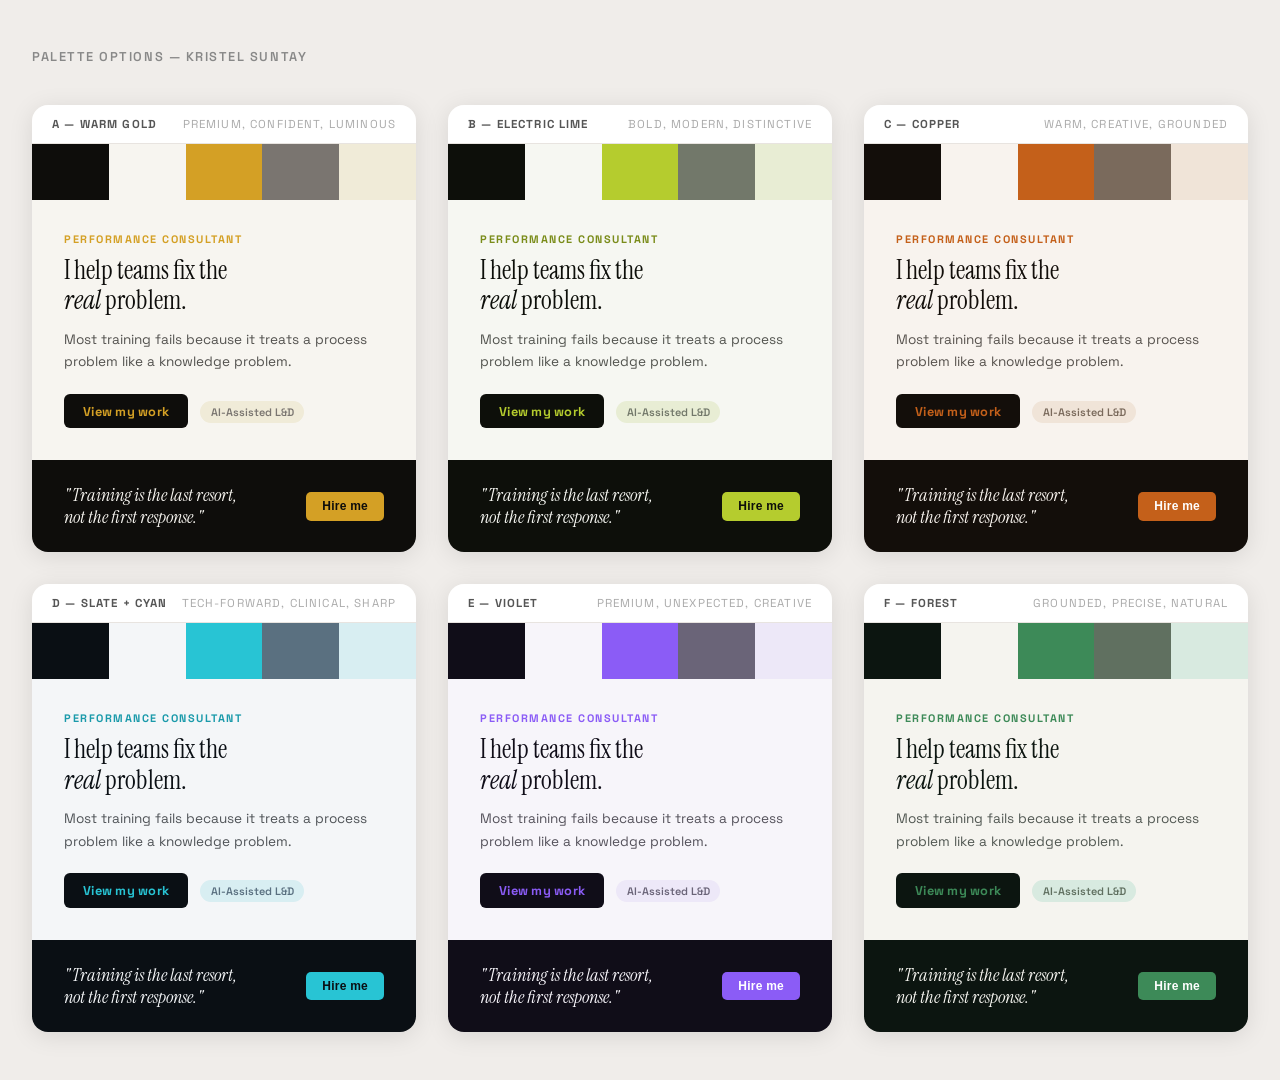
<file: palette-options.html>
<!DOCTYPE html>
<html lang="en">
<head>
  <meta charset="UTF-8" />
  <meta name="viewport" content="width=device-width, initial-scale=1.0" />
  <title>Palette Options</title>
  <link rel="preconnect" href="https://fonts.googleapis.com" />
  <link rel="preconnect" href="https://fonts.gstatic.com" crossorigin />
  <link href="https://fonts.googleapis.com/css2?family=Instrument+Serif:ital@0;1&family=Space+Grotesk:wght@400;500;600;700&display=swap" rel="stylesheet" />
  <style>
    * { box-sizing: border-box; margin: 0; padding: 0; }
    body { font-family: 'Space Grotesk', sans-serif; background: #F0EDEA; padding: 3rem 2rem; }
    h1 { font-family: 'Space Grotesk', sans-serif; font-size: 0.8rem; font-weight: 600; letter-spacing: 0.12em; text-transform: uppercase; color: #888; margin-bottom: 2.5rem; }

    .grid { display: grid; grid-template-columns: repeat(auto-fill, minmax(360px, 1fr)); gap: 2rem; }

    .card { border-radius: 16px; overflow: hidden; box-shadow: 0 4px 24px rgba(0,0,0,0.1); }
    .card-label {
      background: #fff; padding: 0.75rem 1.25rem;
      font-size: 0.72rem; font-weight: 700; letter-spacing: 0.1em; text-transform: uppercase; color: #555;
      border-bottom: 1px solid #E8E4E0;
      display: flex; justify-content: space-between; align-items: center;
    }
    .card-label span { font-weight: 400; color: #AAA; }

    .swatches { display: flex; height: 56px; }
    .swatch { flex: 1; }

    .preview { padding: 2rem; }
    .preview-eyebrow { font-size: 0.68rem; font-weight: 700; letter-spacing: 0.14em; text-transform: uppercase; margin-bottom: 0.6rem; }
    .preview-heading { font-family: 'Instrument Serif', serif; font-size: 1.6rem; line-height: 1.2; margin-bottom: 0.75rem; }
    .preview-body { font-size: 0.85rem; line-height: 1.65; margin-bottom: 1.25rem; opacity: 0.7; }
    .preview-btn { display: inline-block; font-size: 0.8rem; font-weight: 700; padding: 0.55rem 1.2rem; border-radius: 6px; letter-spacing: 0.02em; }
    .preview-tag { display: inline-block; font-size: 0.68rem; font-weight: 600; padding: 0.25rem 0.65rem; border-radius: 100px; margin-left: 0.5rem; vertical-align: middle; }

    .dark-strip { padding: 1.5rem 2rem; display: flex; align-items: center; justify-content: space-between; flex-wrap: wrap; gap: 0.75rem; }
    .dark-strip-text { font-family: 'Instrument Serif', serif; font-size: 1.1rem; font-style: italic; }
    .dark-btn { font-size: 0.75rem; font-weight: 700; padding: 0.45rem 1rem; border-radius: 5px; letter-spacing: 0.02em; border: none; cursor: default; }
  </style>
</head>
<body>
  <h1>Palette options — Kristel Suntay</h1>
  <div class="grid">

    <!-- A: Warm Gold -->
    <div class="card">
      <div class="card-label">A — Warm Gold <span>premium, confident, luminous</span></div>
      <div class="swatches">
        <div class="swatch" style="background:#0E0D0B;"></div>
        <div class="swatch" style="background:#F7F5F0;"></div>
        <div class="swatch" style="background:#D4A025;"></div>
        <div class="swatch" style="background:#7A7570;"></div>
        <div class="swatch" style="background:#F0EBD8;"></div>
      </div>
      <div class="preview" style="background:#F7F5F0;">
        <div class="preview-eyebrow" style="color:#D4A025;">Performance Consultant</div>
        <div class="preview-heading" style="color:#0E0D0B;">I help teams fix the<br><em>real</em> problem.</div>
        <div class="preview-body" style="color:#0E0D0B;">Most training fails because it treats a process problem like a knowledge problem.</div>
        <a class="preview-btn" style="background:#0E0D0B; color:#D4A025;">View my work</a>
        <span class="preview-tag" style="background:#F0EBD8; color:#7A7570;">AI-Assisted L&D</span>
      </div>
      <div class="dark-strip" style="background:#0E0D0B;">
        <span class="dark-strip-text" style="color:#F7F5F0;">"Training is the last resort,<br>not the first response."</span>
        <button class="dark-btn" style="background:#D4A025; color:#0E0D0B;">Hire me</button>
      </div>
    </div>

    <!-- B: Electric Lime -->
    <div class="card">
      <div class="card-label">B — Electric Lime <span>bold, modern, distinctive</span></div>
      <div class="swatches">
        <div class="swatch" style="background:#0D0F0A;"></div>
        <div class="swatch" style="background:#F6F7F2;"></div>
        <div class="swatch" style="background:#B5CC2E;"></div>
        <div class="swatch" style="background:#72786A;"></div>
        <div class="swatch" style="background:#E8EDD4;"></div>
      </div>
      <div class="preview" style="background:#F6F7F2;">
        <div class="preview-eyebrow" style="color:#7A8C1A;">Performance Consultant</div>
        <div class="preview-heading" style="color:#0D0F0A;">I help teams fix the<br><em>real</em> problem.</div>
        <div class="preview-body" style="color:#0D0F0A;">Most training fails because it treats a process problem like a knowledge problem.</div>
        <a class="preview-btn" style="background:#0D0F0A; color:#B5CC2E;">View my work</a>
        <span class="preview-tag" style="background:#E8EDD4; color:#72786A;">AI-Assisted L&D</span>
      </div>
      <div class="dark-strip" style="background:#0D0F0A;">
        <span class="dark-strip-text" style="color:#F6F7F2;">"Training is the last resort,<br>not the first response."</span>
        <button class="dark-btn" style="background:#B5CC2E; color:#0D0F0A;">Hire me</button>
      </div>
    </div>

    <!-- C: Warm Copper -->
    <div class="card">
      <div class="card-label">C — Copper <span>warm, creative, grounded</span></div>
      <div class="swatches">
        <div class="swatch" style="background:#130E0A;"></div>
        <div class="swatch" style="background:#F8F3EE;"></div>
        <div class="swatch" style="background:#C4601A;"></div>
        <div class="swatch" style="background:#7A6A5C;"></div>
        <div class="swatch" style="background:#F0E4D8;"></div>
      </div>
      <div class="preview" style="background:#F8F3EE;">
        <div class="preview-eyebrow" style="color:#C4601A;">Performance Consultant</div>
        <div class="preview-heading" style="color:#130E0A;">I help teams fix the<br><em>real</em> problem.</div>
        <div class="preview-body" style="color:#130E0A;">Most training fails because it treats a process problem like a knowledge problem.</div>
        <a class="preview-btn" style="background:#130E0A; color:#C4601A;">View my work</a>
        <span class="preview-tag" style="background:#F0E4D8; color:#7A6A5C;">AI-Assisted L&D</span>
      </div>
      <div class="dark-strip" style="background:#130E0A;">
        <span class="dark-strip-text" style="color:#F8F3EE;">"Training is the last resort,<br>not the first response."</span>
        <button class="dark-btn" style="background:#C4601A; color:#fff;">Hire me</button>
      </div>
    </div>

    <!-- D: Slate + Cyan -->
    <div class="card">
      <div class="card-label">D — Slate + Cyan <span>tech-forward, clinical, sharp</span></div>
      <div class="swatches">
        <div class="swatch" style="background:#0A0F14;"></div>
        <div class="swatch" style="background:#F4F6F8;"></div>
        <div class="swatch" style="background:#28C4D4;"></div>
        <div class="swatch" style="background:#5A7080;"></div>
        <div class="swatch" style="background:#D8EEF2;"></div>
      </div>
      <div class="preview" style="background:#F4F6F8;">
        <div class="preview-eyebrow" style="color:#1A9AAA;">Performance Consultant</div>
        <div class="preview-heading" style="color:#0A0F14;">I help teams fix the<br><em>real</em> problem.</div>
        <div class="preview-body" style="color:#0A0F14;">Most training fails because it treats a process problem like a knowledge problem.</div>
        <a class="preview-btn" style="background:#0A0F14; color:#28C4D4;">View my work</a>
        <span class="preview-tag" style="background:#D8EEF2; color:#5A7080;">AI-Assisted L&D</span>
      </div>
      <div class="dark-strip" style="background:#0A0F14;">
        <span class="dark-strip-text" style="color:#F4F6F8;">"Training is the last resort,<br>not the first response."</span>
        <button class="dark-btn" style="background:#28C4D4; color:#0A0F14;">Hire me</button>
      </div>
    </div>

    <!-- E: Violet -->
    <div class="card">
      <div class="card-label">E — Violet <span>premium, unexpected, creative</span></div>
      <div class="swatches">
        <div class="swatch" style="background:#100D18;"></div>
        <div class="swatch" style="background:#F7F5FA;"></div>
        <div class="swatch" style="background:#8B5CF6;"></div>
        <div class="swatch" style="background:#6A6478;"></div>
        <div class="swatch" style="background:#EDE8F8;"></div>
      </div>
      <div class="preview" style="background:#F7F5FA;">
        <div class="preview-eyebrow" style="color:#8B5CF6;">Performance Consultant</div>
        <div class="preview-heading" style="color:#100D18;">I help teams fix the<br><em>real</em> problem.</div>
        <div class="preview-body" style="color:#100D18;">Most training fails because it treats a process problem like a knowledge problem.</div>
        <a class="preview-btn" style="background:#100D18; color:#8B5CF6;">View my work</a>
        <span class="preview-tag" style="background:#EDE8F8; color:#6A6478;">AI-Assisted L&D</span>
      </div>
      <div class="dark-strip" style="background:#100D18;">
        <span class="dark-strip-text" style="color:#F7F5FA;">"Training is the last resort,<br>not the first response."</span>
        <button class="dark-btn" style="background:#8B5CF6; color:#fff;">Hire me</button>
      </div>
    </div>

    <!-- F: Forest -->
    <div class="card">
      <div class="card-label">F — Forest <span>grounded, precise, natural</span></div>
      <div class="swatches">
        <div class="swatch" style="background:#0C1510;"></div>
        <div class="swatch" style="background:#F5F4EF;"></div>
        <div class="swatch" style="background:#3D8A58;"></div>
        <div class="swatch" style="background:#607060;"></div>
        <div class="swatch" style="background:#D8EAE0;"></div>
      </div>
      <div class="preview" style="background:#F5F4EF;">
        <div class="preview-eyebrow" style="color:#3D8A58;">Performance Consultant</div>
        <div class="preview-heading" style="color:#0C1510;">I help teams fix the<br><em>real</em> problem.</div>
        <div class="preview-body" style="color:#0C1510;">Most training fails because it treats a process problem like a knowledge problem.</div>
        <a class="preview-btn" style="background:#0C1510; color:#3D8A58;">View my work</a>
        <span class="preview-tag" style="background:#D8EAE0; color:#607060;">AI-Assisted L&D</span>
      </div>
      <div class="dark-strip" style="background:#0C1510;">
        <span class="dark-strip-text" style="color:#F5F4EF;">"Training is the last resort,<br>not the first response."</span>
        <button class="dark-btn" style="background:#3D8A58; color:#fff;">Hire me</button>
      </div>
    </div>

  </div>
</body>
</html>
</file>
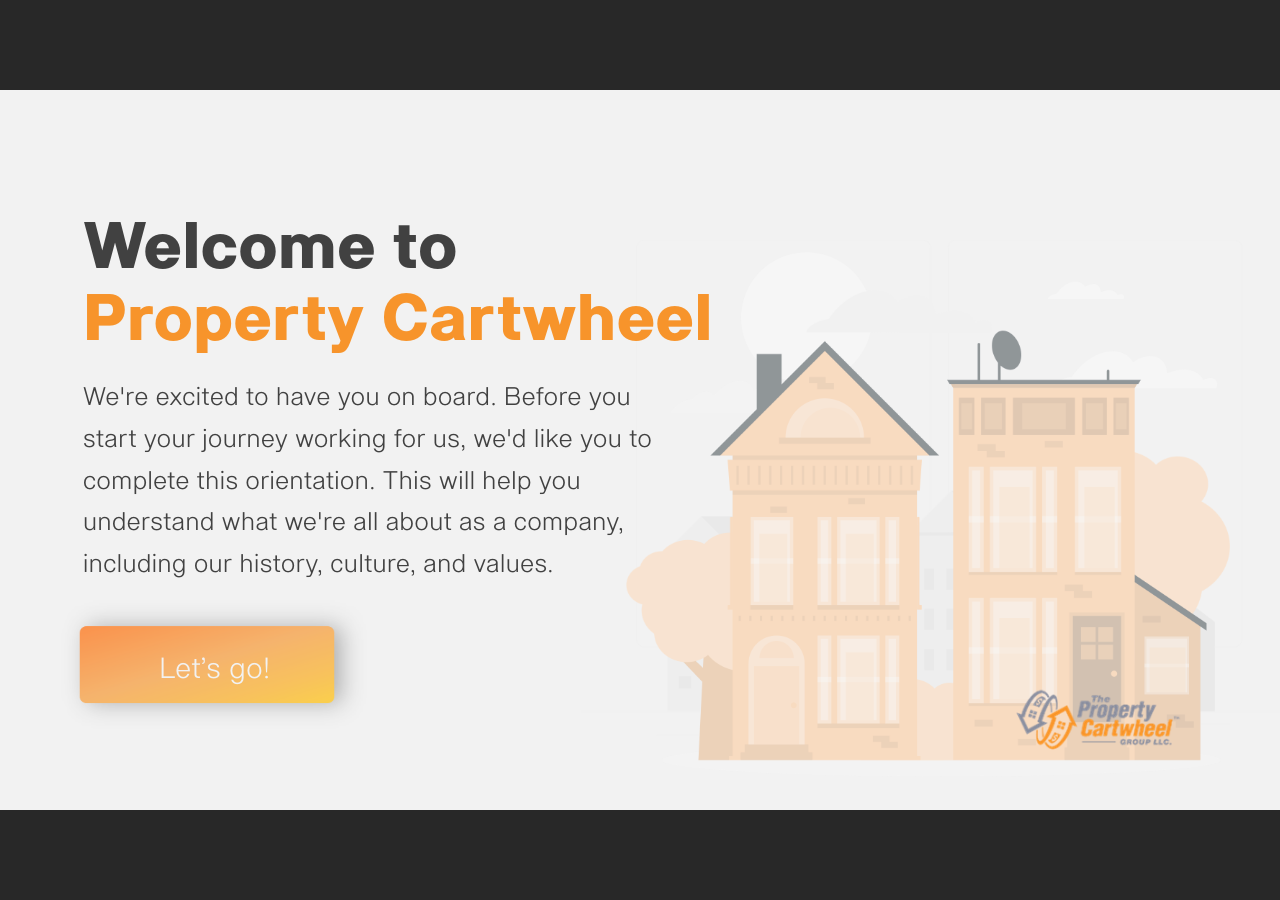
<file: courses/property-cartwheel-demo/story.html>
<!doctype html>
<html lang="en-US">
<head>
  <meta charset="utf-8">
  <!-- Created using Storyline 360 - http://www.articulate.com  -->
  <!-- version: 3.64.27845.0 -->
  <title>Welcome to Property Cartwheel (DEMO)</title>
  <meta http-equiv="x-ua-compatible" content="IE=edge"/>
  <meta name="viewport" content="width=device-width,initial-scale=1,user-scalable=no,shrink-to-fit=no,minimal-ui"/>
  <meta name="apple-mobile-web-app-capable" content="yes"/>
  <style>
    html, body { height: 100%; padding: 0; margin: 0 }
    #app { height: 100%; width: 100%; }
  </style>
  
  <script>window.THREE = { };</script>
</head>
<body style="background: #282828" class="cs-HTML theme-unified">
  <!-- 360 -->
  <script>!function(e){var i=/iPhone/i,o=/iPod/i,n=/iPad/i,t=/(?=.*\bAndroid\b)(?=.*\bMobile\b)/i,d=/Android/i,s=/(?=.*\bAndroid\b)(?=.*\bSD4930UR\b)/i,b=/(?=.*\bAndroid\b)(?=.*\b(?:KFOT|KFTT|KFJWI|KFJWA|KFSOWI|KFTHWI|KFTHWA|KFAPWI|KFAPWA|KFARWI|KFASWI|KFSAWI|KFSAWA)\b)/i,r=/IEMobile/i,h=/(?=.*\bWindows\b)(?=.*\bARM\b)/i,a=/BlackBerry/i,l=/BB10/i,p=/Opera Mini/i,f=/(CriOS|Chrome)(?=.*\bMobile\b)/i,u=/(?=.*\bFirefox\b)(?=.*\bMobile\b)/i,c=new RegExp("(?:Nexus 7|BNTV250|Kindle Fire|Silk|GT-P1000)","i"),w=function(e,i){return e.test(i)},A=function(e){var A=e||navigator.userAgent,v=A.split("[FBAN");if(void 0!==v[1]&&(A=v[0]),this.apple={phone:w(i,A),ipod:w(o,A),tablet:!w(i,A)&&w(n,A),device:w(i,A)||w(o,A)||w(n,A)},this.amazon={phone:w(s,A),tablet:!w(s,A)&&w(b,A),device:w(s,A)||w(b,A)},this.android={phone:w(s,A)||w(t,A),tablet:!w(s,A)&&!w(t,A)&&(w(b,A)||w(d,A)),device:w(s,A)||w(b,A)||w(t,A)||w(d,A)},this.windows={phone:w(r,A),tablet:w(h,A),device:w(r,A)||w(h,A)},this.other={blackberry:w(a,A),blackberry10:w(l,A),opera:w(p,A),firefox:w(u,A),chrome:w(f,A),device:w(a,A)||w(l,A)||w(p,A)||w(u,A)||w(f,A)},this.seven_inch=w(c,A),this.any=this.apple.device||this.android.device||this.windows.device||this.other.device||this.seven_inch,this.phone=this.apple.phone||this.android.phone||this.windows.phone,this.tablet=this.apple.tablet||this.android.tablet||this.windows.tablet,"undefined"==typeof window)return this},v=function(){var e=new A;return e.Class=A,e};"undefined"!=typeof module&&module.exports&&"undefined"==typeof window?module.exports=A:"undefined"!=typeof module&&module.exports&&"undefined"!=typeof window?module.exports=v():"function"==typeof define&&define.amd?define("isMobile",[],e.isMobile=v()):e.isMobile=v()}(this);
    window.isMobile.apple.tablet = window.isMobile.apple.tablet ||
      (navigator.platform === 'MacIntel' && navigator.maxTouchPoints > 1);
    window.isMobile.apple.device = window.isMobile.apple.device || window.isMobile.apple.tablet;
    window.isMobile.tablet = window.isMobile.tablet || window.isMobile.apple.tablet;
    window.isMobile.any = window.isMobile.any || window.isMobile.apple.tablet;
  </script>

  <div id="focus-sink" tabindex="-1"></div>

  <div id="preso"></div>
  <script>
    window.DS = {};
    window.globals = {
      DATA_PATH_BASE: '',
      HAS_FRAME: true,
      HAS_SLIDE: true,

      lmsPresent: false,
      tinCanPresent: false,
      cmi5Present: false,
      aoSupport: false,
      scale: 'noscale',
      captureRc: false,
      browserSize: 'optimal',
      bgColor: '#282828',
      features: 'InsertSvgPicture,MultipleQuizTracking,QuestionCorrectVariable',
      themeName: 'unified',
      preloaderColor: '#FFFFFF',
      suppressAnalytics: false,
      productChannel: 'stable',
      publishSource: 'storyline',
      aid: 'aid|d95097c5-bd23-406f-9c44-1cbfcc1ead10',
      cid: '90e4a3cf-3dba-4753-9f7a-765b6b98858d',
      playerVersion: '3.64.27845.0',
      publishTimestamp: '2022-07-06T21:57:20.7335117Z',
      maxIosVideoElements: 10,

      
      parseParams: function(qs) {
        if (window.globals.parsedParams != null) {
          return window.globals.parsedParams;
        }
        qs = (qs || window.location.search.substr(1)).split('+').join(' ');
        var params = {},
            tokens,
            re = /[?&]?([^=]+)=([^&]*)/g;

        while (tokens = re.exec(qs)) {
          params[decodeURIComponent(tokens[1]).trim()] =
            decodeURIComponent(tokens[2]).trim();
        }
        window.globals.parsedParams = params;
        return params;
      }

    };

    (function() {

      var classTypes = [ 'desktop', 'mobile', 'phone', 'tablet' ];

      var addDeviceClasses = function(prefix, testObj) {
        var curr, i;
        for (i = 0; i < classTypes.length; i++) {
          curr = classTypes[i];
          if (testObj[curr]) {
            document.body.classList.add(prefix + curr);
          }
        }
      };

      var params = window.globals.parseParams(),
          isDevicePreview = params.devicepreview === '1',
          isPhoneOverride = params.deviceType === 'phone' || (isDevicePreview && params.phone == '1'),
          isTabletOverride = (params.deviceType === 'tablet' || isDevicePreview) && !isPhoneOverride,
          isMobileOverride = isPhoneOverride || isTabletOverride;

      var deviceView = {
        desktop: !window.isMobile.any && !isMobileOverride,
        mobile: window.isMobile.any || isMobileOverride,
        phone: isPhoneOverride || (window.isMobile.phone && !isTabletOverride),
        tablet: isTabletOverride || window.isMobile.tablet
      };

      window.globals.deviceView = deviceView;
      window.isMobile.desktop = !window.isMobile.any;
      window.isMobile.mobile = window.isMobile.any;

      addDeviceClasses('view-', deviceView);

    })();
  </script>
  
  <script src='story_content/user.js' type=text/javascript></script>
  <div class="slide-loader"></div>

  <script>
    var doc = document, loader = doc.body.querySelector('.slide-loader'); [ 1, 2, 3 ].forEach(function(n) { var d = doc.createElement('div'); d.style.backgroundColor = window.globals.preloaderColor; d.classList.add('mobile-loader-dot'); d.classList.add('dot' + n); loader.appendChild(d); });
  </script>

  <div class="mobile-load-title-overlay" style="display: none">
    <div class="mobile-load-title">Welcome to Property Cartwheel (DEMO)</div>
  </div>

  <div class="mobile-chrome-warning"></div>

  <script>
    
    if (window.autoSpider && window.vInterfaceObject) {
      document.querySelector('.mobile-load-title-overlay').style.display = 'none';
    }
  </script>

  

  <link rel="stylesheet" href="html5/data/css/output.min.css" data-noprefix/>
</body>
<script src="html5/lib/scripts/bootstrapper.min.js"></script>
</html>
</file>
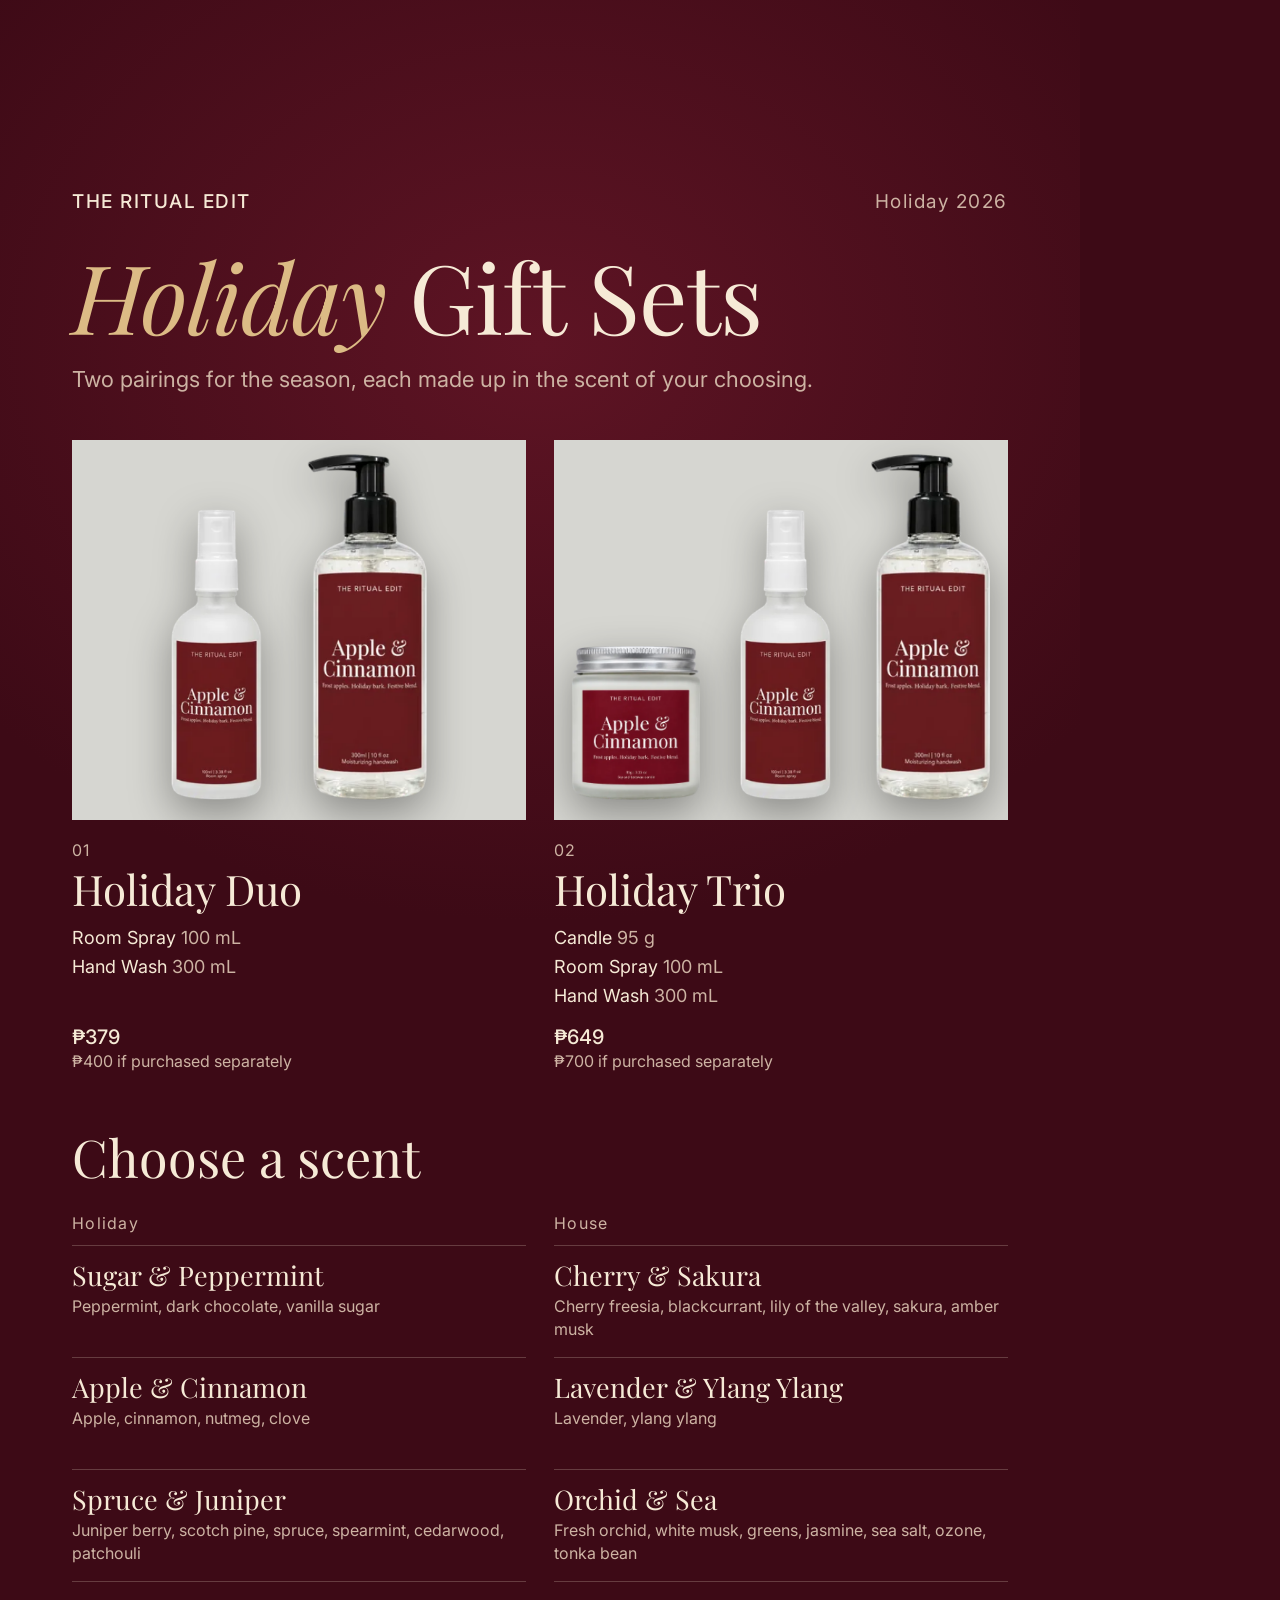
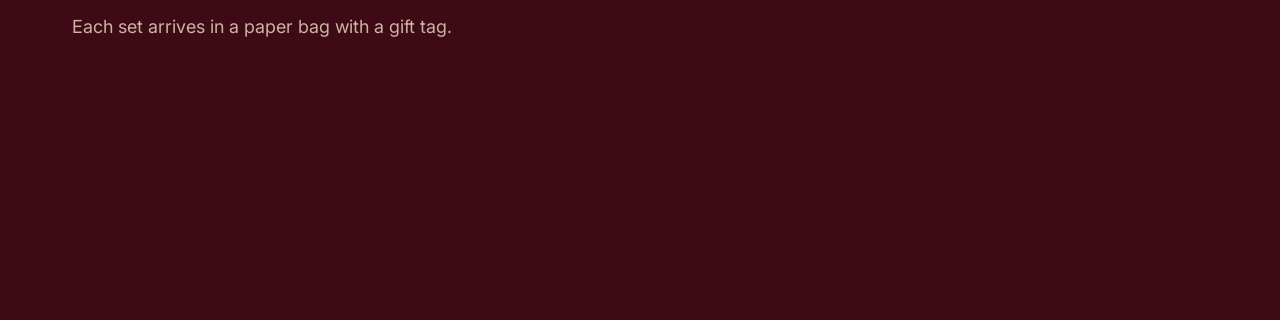
<file: instagram/source/story.html>
<!doctype html>
<html><head><meta charset="utf-8">
<link href="https://fonts.googleapis.com/css2?family=Playfair+Display:ital,wght@0,400;1,400&family=Inter:wght@400;500&display=block" rel="stylesheet">
<style>
*{box-sizing:border-box;margin:0;padding:0}
:root{--bg:#3d0a16;--ink:#f6ead6;--soft:#cdb3a3;--wine:#dcbb85;--rule:rgba(246,234,214,.22)}
html,body{width:1080px;height:1920px;background:var(--bg);color:var(--ink);font-family:Inter,sans-serif;-webkit-font-smoothing:antialiased}
body{background:radial-gradient(ellipse 1000px 800px at 50% 18%,#5e1424 0%,var(--bg) 72%)}
.page{width:1080px;height:1920px;padding:190px 72px 0}
.pf{font-family:'Playfair Display',serif;font-weight:400}
.top{display:flex;justify-content:space-between;font-size:19px;letter-spacing:.08em;color:var(--soft)}
.top b{font-weight:500;color:var(--ink)}
h1{font-size:96px;line-height:1;margin-top:34px;white-space:nowrap;letter-spacing:-.01em}
h1 em{color:var(--wine)}
.lede{font-size:22px;line-height:1.5;color:var(--soft);margin-top:20px;max-width:900px}
.sets{display:grid;grid-template-columns:1fr 1fr;gap:28px;margin-top:44px}
.ph{height:380px;background:#d6d6d1 center/cover no-repeat}
.num{font-size:16px;color:var(--soft);margin-top:20px;letter-spacing:.06em}
.set h2{font-size:42px;line-height:1.1;margin-top:6px}
.contents{margin-top:12px;font-size:18px;line-height:1.6;height:87px}
.contents span{color:var(--soft)}
.price{margin-top:14px;font-size:20px;font-weight:500}
.price small{display:block;font-weight:400;font-size:16px;color:var(--soft);margin-top:2px}
.scents{margin-top:60px}
.scents h3{font-size:52px;line-height:1}
.scents .note{font-size:18px;color:var(--soft);margin-top:12px}
.grid{display:grid;grid-template-columns:1fr 1fr;column-gap:28px;grid-auto-rows:auto;margin-top:30px}
.lbl{font-size:16px;letter-spacing:.08em;color:var(--soft);padding-bottom:12px;border-bottom:1px solid var(--rule)}
.s{height:112px;padding:14px 0 0;border-bottom:1px solid var(--rule)}
.s h4{font-size:27px;line-height:1.15}
.s p{font-size:16px;line-height:1.45;color:var(--soft);margin-top:4px}
.foot{margin-top:34px;font-size:18px;color:var(--soft)}
</style></head>
<body><div class="page">
<div class="top"><b>THE RITUAL EDIT</b><span>Holiday 2026</span></div>
<h1 class="pf"><em>Holiday</em> Gift Sets</h1>
<p class="lede">Two pairings for the season, each made up in the scent of your choosing.</p>

<section class="sets">
  <div class="set">
    <div class="ph" style="background-image:url(duo.png)"></div>
    <div class="num">01</div>
    <h2 class="pf">Holiday Duo</h2>
    <div class="contents">Room Spray <span>100 mL</span><br>Hand Wash <span>300 mL</span></div>
    <div class="price">₱379<small>₱400 if purchased separately</small></div>
  </div>
  <div class="set">
    <div class="ph" style="background-image:url(trio.png)"></div>
    <div class="num">02</div>
    <h2 class="pf">Holiday Trio</h2>
    <div class="contents">Candle <span>95 g</span><br>Room Spray <span>100 mL</span><br>Hand Wash <span>300 mL</span></div>
    <div class="price">₱649<small>₱700 if purchased separately</small></div>
  </div>
</section>

<section class="scents">
  <h3 class="pf">Choose a scent</h3>
  <div class="grid">
    <div class="lbl">Holiday</div><div class="lbl">House</div>
    <div class="s"><h4 class="pf">Sugar &amp; Peppermint</h4><p>Peppermint, dark chocolate, vanilla sugar</p></div>
    <div class="s"><h4 class="pf">Cherry &amp; Sakura</h4><p>Cherry freesia, blackcurrant, lily of the valley, sakura, amber musk</p></div>
    <div class="s"><h4 class="pf">Apple &amp; Cinnamon</h4><p>Apple, cinnamon, nutmeg, clove</p></div>
    <div class="s"><h4 class="pf">Lavender &amp; Ylang Ylang</h4><p>Lavender, ylang ylang</p></div>
    <div class="s"><h4 class="pf">Spruce &amp; Juniper</h4><p>Juniper berry, scotch pine, spruce, spearmint, cedarwood, patchouli</p></div>
    <div class="s"><h4 class="pf">Orchid &amp; Sea</h4><p>Fresh orchid, white musk, greens, jasmine, sea salt, ozone, tonka bean</p></div>
  </div>
</section>
<p class="foot">Each set arrives in a paper bag with a gift tag.</p>
</div></body></html>
</file>
<file: case.css>
@import url('https://fonts.googleapis.com/css2?family=Poppins:wght@500;600;700&family=Nunito+Sans:opsz,wght@6..12,400;6..12,600;6..12,700&display=swap');
:root {
  --white: #FFFFFF;
  --off: #F7F7F5;
  --border: #E6E6E2;
  --muted: #8A8A8A;
  --ink: #111111;
  --accent: #F28C28;
}
* { margin: 0; padding: 0; box-sizing: border-box; }
html { scroll-behavior: smooth; }
body {
  font-family: 'Nunito Sans', system-ui, sans-serif;
  background: var(--white); color: var(--ink);
  font-size: 16px; line-height: 1.65;
  -webkit-font-smoothing: antialiased;
}
img { max-width: 100%; display: block; }

.topbar { position: sticky; top: 0; z-index: 20; background: var(--white); border-bottom: 1px solid var(--border); }
.topbar-inner {
  padding: 1rem clamp(1.25rem, 4vw, 3rem);
  display: flex; align-items: center; justify-content: space-between; gap: 16px;
}
.nav-logo {
  font-family: 'Poppins', sans-serif; font-size: 1.35rem; font-weight: 700;
  letter-spacing: -0.02em; color: var(--ink); text-decoration: none; line-height: 1;
}
.nav-back { font-size: 0.82rem; font-weight: 500; color: var(--muted); text-decoration: none; }
.nav-back:hover { color: var(--ink); }

.wrap { max-width: 760px; margin: 0 auto; padding: 3rem 1rem 5rem; }
@media (min-width: 640px) { .wrap { padding: 4rem 1.5rem 6rem; } }

.eyebrow {
  font-size: 0.72rem; font-weight: 600; letter-spacing: 0.08em; text-transform: uppercase;
  color: var(--muted); margin-bottom: 0.75rem;
}
h1 {
  font-family: 'Poppins', sans-serif; font-weight: 700;
  font-size: clamp(1.75rem, 5vw, 2.6rem); line-height: 1.15; letter-spacing: -0.02em;
}
.lede { font-size: 1.1rem; color: #444; margin-top: 1rem; }

.facts {
  display: grid; grid-template-columns: repeat(auto-fit, minmax(150px, 1fr));
  gap: 1px; background: var(--border); border: 1px solid var(--border);
  border-radius: 10px; overflow: hidden; margin: 2rem 0;
}
.fact { background: var(--white); padding: 0.9rem 1rem; }
.fact-label { font-size: 0.7rem; font-weight: 600; letter-spacing: 0.06em; text-transform: uppercase; color: var(--muted); }
.fact-val { font-size: 0.92rem; font-weight: 600; margin-top: 0.15rem; }

h2 {
  font-family: 'Poppins', sans-serif; font-weight: 600; font-size: 1.3rem;
  letter-spacing: -0.01em; margin: 3rem 0 0.75rem;
}
h3 { font-size: 1rem; font-weight: 700; margin: 1.5rem 0 0.35rem; }
p + p { margin-top: 0.9rem; }
ul.list { margin: 0.75rem 0 0 1.1rem; }
ul.list li { margin-top: 0.4rem; }
strong { font-weight: 700; }

.steps { display: grid; gap: 0.75rem; margin-top: 1rem; }
.step {
  display: grid; grid-template-columns: 2rem 1fr; gap: 0.75rem;
  border: 1px solid var(--border); border-radius: 10px; padding: 1rem 1.1rem;
}
.step-n {
  width: 2rem; height: 2rem; border-radius: 50%; background: var(--ink); color: #fff;
  display: flex; align-items: center; justify-content: center;
  font-family: 'Poppins', sans-serif; font-weight: 600; font-size: 0.85rem;
}
.step-t { font-weight: 700; }
.step-d { color: #444; font-size: 0.95rem; margin-top: 0.15rem; }

table { width: 100%; border-collapse: collapse; margin-top: 1rem; font-size: 0.92rem; }
th, td { text-align: left; padding: 0.6rem 0.5rem; border-bottom: 1px solid var(--border); vertical-align: top; }
th { font-size: 0.72rem; letter-spacing: 0.06em; text-transform: uppercase; color: var(--muted); font-weight: 600; }
.table-scroll { overflow-x: auto; }

.callout {
  background: var(--off); border-radius: 10px; padding: 1.1rem 1.25rem; margin-top: 1.25rem;
  font-size: 0.95rem;
}

.launch {
  display: inline-flex; align-items: center; gap: 0.5rem; margin-top: 1.5rem;
  background: var(--ink); color: #fff; text-decoration: none;
  font-weight: 600; font-size: 0.92rem; padding: 0.75rem 1.3rem; border-radius: 8px;
}
.launch:hover { opacity: 0.8; }
.launch-note { font-size: 0.82rem; color: var(--muted); margin-top: 0.5rem; }

.hero-shot { margin-top: 2rem; border: 1px solid var(--border); border-radius: 12px; overflow: hidden; }
.gallery { display: grid; grid-template-columns: 1fr; gap: 1rem; margin-top: 1rem; }
@media (min-width: 640px) { .gallery { grid-template-columns: 1fr 1fr; } }
figure { border: 1px solid var(--border); border-radius: 10px; overflow: hidden; background: var(--off); }
figcaption { font-size: 0.82rem; color: var(--muted); padding: 0.55rem 0.8rem; background: var(--white); border-top: 1px solid var(--border); }

.footer-nav {
  display: flex; justify-content: space-between; gap: 1rem; flex-wrap: wrap;
  margin-top: 4rem; padding-top: 1.5rem; border-top: 1px solid var(--border);
}
.footer-nav a { color: var(--ink); font-weight: 600; text-decoration: none; font-size: 0.92rem; }
.footer-nav a:hover { text-decoration: underline; }
</file>
